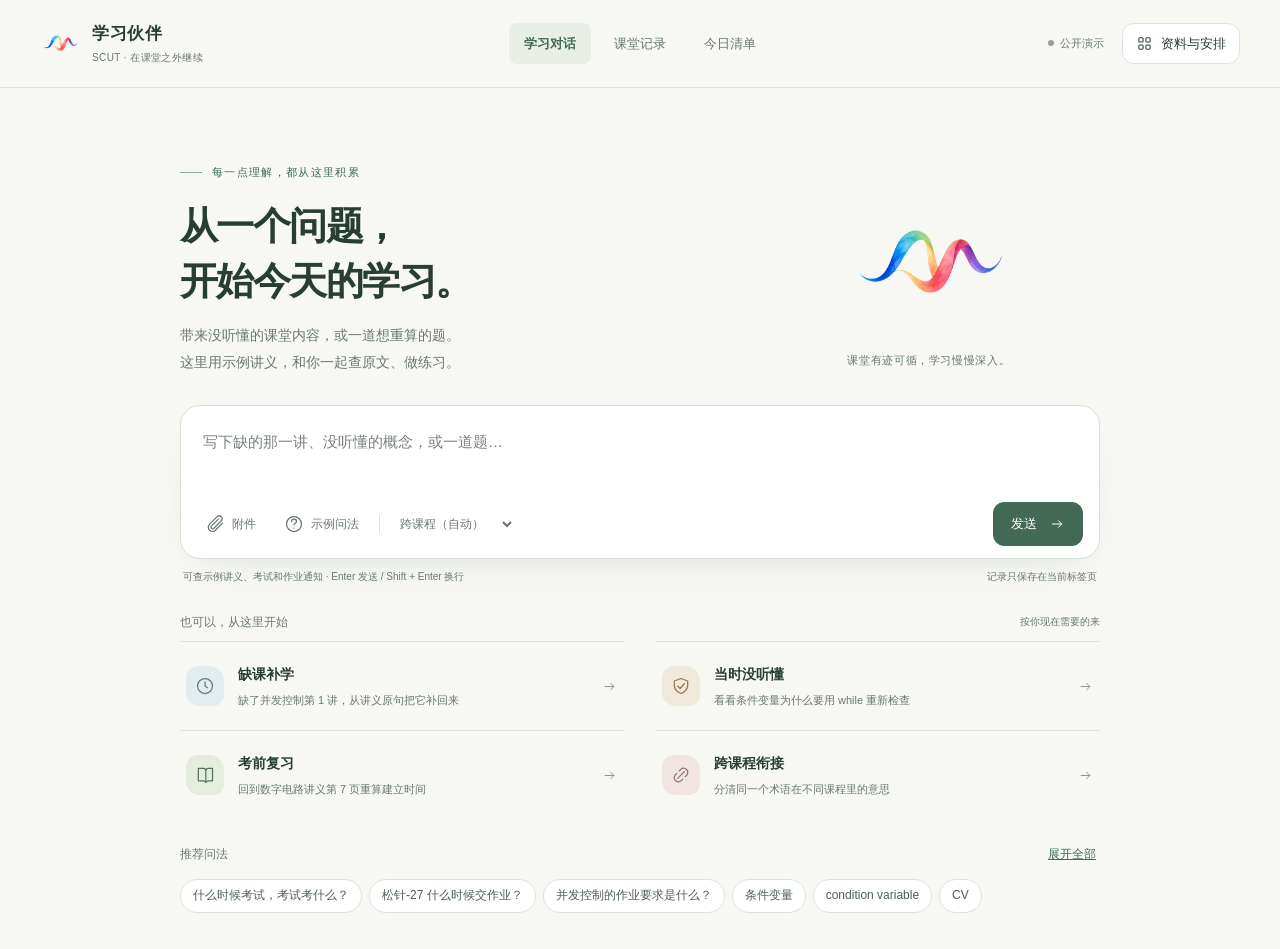
<file: competition/site/index.html>
<!doctype html>
<html lang="zh-CN">
<head>
<meta charset="utf-8">
<meta name="viewport" content="width=device-width,initial-scale=1">
<title>学习伙伴 · 课程补学助手（脱敏演示版）</title>
<meta name="description" content="从一个课堂问题开始，查找示例讲义原文，阅读讲解，做题并安排复习。">
<link rel="stylesheet" href="study.css">
<link rel="stylesheet" href="study-conversation.css">
<link rel="stylesheet" href="study-runtime.css">
<link rel="stylesheet" href="desktop-entry.css">
<link rel="stylesheet" href="study-workspace.css">
<link rel="stylesheet" href="site.css?v=20261112-attachments">
</head>
<body class="study-page">

<a class="skip-link" href="#question">跳到提问输入框</a>

<header class="topbar">
  <a class="brand" href="" aria-label="课程补学助手首页">
    <img src="brand.png" alt="" width="40" height="40">
    <span><b>学习伙伴</b><small>SCUT · 在课堂之外继续</small></span>
  </a>
  <nav class="study-nav" aria-label="主导航">
    <a href="" aria-current="page">学习对话</a>
    <a href="dashboard.html" data-share-link>课堂记录</a>
    <button type="button" data-open="review" aria-haspopup="dialog">今日清单</button>
  </nav>
  <div class="top-actions">
    <span class="status" data-state="ready">公开演示</span>
    <button type="button" id="open-tools" aria-label="打开资料与安排" aria-haspopup="dialog">
      <span data-icon="grid" aria-hidden="true"></span><span>资料与安排</span>
    </button>
  </div>
</header>

<main class="conversation-shell">
  <section id="conversation" class="conversation" aria-label="补学对话" aria-live="polite">
    <div id="study-exchange"></div>
    <div id="study-follow-up"></div>
  </section>

  <section id="welcome" class="welcome">
    <div class="welcome-copy">
      <p class="eyebrow">每一点理解，都从这里积累</p>
      <h1>从一个问题，<br>开始今天的学习。</h1>
      <p class="welcome-description">带来没听懂的课堂内容，或一道想重算的题。<br>这里用示例讲义，和你一起查原文、做练习。</p>
    </div>
    <div class="welcome-art" aria-hidden="true">
      <img src="brand.png" alt="" width="180" height="180">
      <span>课堂有迹可循，学习慢慢深入。</span>
    </div>
  </section>

  <section class="composer-dock" aria-label="提问与检索">
    <form id="ask-form" class="composer">
      <label class="sr-only" for="question">问题或任务</label>
      <textarea id="question" maxlength="300" rows="2" placeholder="写下缺的那一讲、没听懂的概念，或一道题…" aria-describedby="composer-help"></textarea>
      <input id="attachment-file" type="file" aria-label="选择本机附件" hidden>
      <div id="draft-attachment" class="attachment-list" aria-live="polite"></div>
      <div class="composer-actions">
        <div class="composer-inputs">
          <button id="add-attachment" type="button" class="attach-button" aria-label="添加附件" aria-haspopup="dialog"><span data-icon="paperclip" aria-hidden="true"></span><span>附件</span></button>
          <button id="btn-examples" type="button" class="attach-button" aria-label="查看示例问法"><span data-icon="help" aria-hidden="true"></span><span>示例问法</span></button>
          <span class="composer-divider" aria-hidden="true"></span>
          <select id="course" aria-label="限定检索的课程范围">
            <option value="">跨课程（自动）</option>
            <option value="os">演示课 · 并发控制</option>
            <option value="dsd">演示课 · 数字电路</option>
            <option value="other">演示课 · 会议管理</option>
          </select>
        </div>
        <button id="send" type="submit" class="primary send-button" aria-label="发送消息">发送<span data-icon="arrow" aria-hidden="true"></span></button>
      </div>
    </form>
    <div class="composer-meta">
      <p id="composer-help">可查示例讲义、考试和作业通知<span class="keyboard-hint"> · Enter 发送 / Shift + Enter 换行</span></p>
      <span>记录只保存在当前标签页</span>
    </div>
    <p id="ask-status" class="composer-note" role="status" hidden></p>
  </section>

  <section id="starters" class="starters" aria-labelledby="starters-title">
    <div class="starter-heading"><h2 id="starters-title">也可以，从这里开始</h2><span>按你现在需要的来</span></div>
    <div class="starter-grid" id="scenario-grid">
      <button type="button" data-scenario="missed">
        <span class="starter-icon tone-blue" data-icon="clock" aria-hidden="true"></span>
        <span class="starter-copy"><strong>缺课补学</strong><small>缺了并发控制第 1 讲，从讲义原句把它补回来</small></span>
        <span class="starter-arrow" data-icon="arrow" aria-hidden="true"></span>
      </button>
      <button type="button" data-scenario="confused">
        <span class="starter-icon tone-clay" data-icon="shield" aria-hidden="true"></span>
        <span class="starter-copy"><strong>当时没听懂</strong><small>看看条件变量为什么要用 while 重新检查</small></span>
        <span class="starter-arrow" data-icon="arrow" aria-hidden="true"></span>
      </button>
      <button type="button" data-scenario="exam">
        <span class="starter-icon tone-sage" data-icon="book" aria-hidden="true"></span>
        <span class="starter-copy"><strong>考前复习</strong><small>回到数字电路讲义第 7 页重算建立时间</small></span>
        <span class="starter-arrow" data-icon="arrow" aria-hidden="true"></span>
      </button>
      <button type="button" data-scenario="bridge">
        <span class="starter-icon tone-rose" data-icon="link" aria-hidden="true"></span>
        <span class="starter-copy"><strong>跨课程衔接</strong><small>分清同一个术语在不同课程里的意思</small></span>
        <span class="starter-arrow" data-icon="arrow" aria-hidden="true"></span>
      </button>
    </div>
    <div class="bx-chips-head"><span>推荐问法</span><button type="button" id="toggle-starters" class="bx-link">展开全部</button></div>
    <div class="bx-chips" id="starters-chips"></div>
  </section>

</main>

<dialog id="attachment-dialog" class="tools-menu" aria-labelledby="attachment-title">
  <div class="section-head"><h2 id="attachment-title">添加附件</h2><button type="button" class="close-button" data-close aria-label="关闭">×</button></div>
  <button type="button" id="choose-attachment"><span data-icon="folder" aria-hidden="true"></span>选择本机文件</button>
  <button type="button" id="use-sample-attachment"><span data-icon="paperclip" aria-hidden="true"></span>使用示例附件</button>
  <p class="subtle">文件内容留在本机。添加电容课件示例后，发送「讲解一下」可查看带出处的讲解。</p>
</dialog>

<!-- 资料与安排：访客自带模型 + 语料说明 -->
<dialog id="tools-dialog" class="tools-menu" aria-labelledby="tools-title">
  <div class="section-head"><h2 id="tools-title">资料与安排</h2><button type="button" class="close-button" data-close aria-label="关闭">×</button></div>
  <button type="button" id="open-sources" disabled><span data-icon="folder" aria-hidden="true"></span>资料与核对记录</button>
  <button type="button" data-open="review"><span data-icon="clock" aria-hidden="true"></span>复习安排</button>
  <details class="bx-byok">
    <summary>模型设置</summary>
    <p class="subtle">可选。用你指定的模型改写本轮讲解，页面会核对回答中标注的出处。</p>
    <label for="byok-endpoint">接口地址（兼容 OpenAI Chat Completions）<input id="byok-endpoint" type="url" spellcheck="false" placeholder="https://你的服务/v1/chat/completions"></label>
    <label for="byok-model">模型名<input id="byok-model" spellcheck="false" placeholder="例如 gpt-4o-mini"></label>
    <label for="byok-key">API Key<input id="byok-key" type="password" autocomplete="off" spellcheck="false" placeholder="只保存在当前标签页内存"></label>
    <div class="bx-byok-actions">
      <button type="button" id="byok-save">保存到本次会话</button>
      <button type="button" class="primary" id="byok-run">用我的模型改写讲解</button>
      <button type="button" id="byok-clear">清除密钥</button>
    </div>
    <p id="byok-status" class="fine" role="status"></p>
    <div class="bx-output" id="byok-output" hidden></div>
    <p class="fine">密钥只发往你填写的地址，刷新后清空。改写使用你的模型账户额度。</p>
  </details>
  <div class="menu-footer">
    <button type="button" data-open="runtime" id="open-runtime" disabled>运行详情</button>
    <button type="button" data-open="about">关于演示</button>
  </div>
</dialog>

<dialog id="panel-review" class="today-dialog" aria-labelledby="review-title">
  <div class="section-head"><h2 id="review-title">今日清单</h2><button type="button" class="close-button" data-close aria-label="关闭">×</button></div>
  <div id="review-content"><p class="subtle">先提一个问题。有讲义依据时，这里会列出本轮的复习建议。</p></div>
</dialog>

<dialog id="panel-runtime" class="workspace-dialog" aria-labelledby="runtime-title">
  <div class="section-head sticky-heading"><h2 id="runtime-title">运行详情</h2><button type="button" class="close-button" data-close aria-label="关闭">×</button></div>
  <div class="bx-panel" id="runtime-content"></div>
</dialog>

<dialog id="panel-about" class="workspace-dialog" aria-labelledby="about-title">
  <div class="section-head sticky-heading"><h2 id="about-title">关于演示</h2><button type="button" class="close-button" data-close aria-label="关闭">×</button></div>
  <div class="bx-panel">
    <h3>作品名称与赛道</h3>
    <p>课程补学助手 · 赛道一「AI+教学科研」。公开演示使用原创合成讲义，回放位置为示例。桌面版可在本机连接 SCUT 百步梯和个人资料库。</p>
    <div class="bx-panel-actions">
      <button type="button" data-open="eval">检索评测</button>
      <button type="button" data-open="platform">平台能力</button>
      <button type="button" data-open="migration">本地与公开版功能</button>
    </div>
    <h3>解决的核心问题</h3>
    <p>学生缺课或没听懂后，面对回放、字幕、课件与多版转写，很难判断哪一句才是可信依据。本作品把「出处查证 → 带出处的讲解 → 最小练习 → 复习安排」做成一条可操作闭环，让每条结论都能回到原文位置。</p>
    <h3>知识库来源与核心交互流程</h3>
    <p>知识库包含原创讲义、模拟字幕和课程通知。考试与作业问答引用所选课程的现行模拟教师通知。讲义先按关键词和术语检索，证据不足时由浏览器计算语义相似度。出处保留页码或小节。</p>
    <h3>界面来源</h3>
    <p>线上这一版沿用本机 <code>extension/study.html</code> 学习对话工作台的界面骨架与样式（顶栏、欢迎区、对话气泡、底部输入框、四张场景卡），但把 8 个依赖 <code>chrome.*</code> 与 <code>127.0.0.1:8765</code> 的 JS 模块替换成浏览器端确定性检索。</p>
    <h3>边界声明</h3>
    <p>正式软件依托校内课程平台（SCUT 百步梯）的回放、字幕、课件与课程索引，跑在本机 Windows 桌面服务与浏览器扩展里；线上这一版是<b>脱敏交互演示壳</b>，两者是不同执行环境。桌面上的 Skill、MCP 连接器、本地 SQLite 与登录态不会因为发布网页而自动迁移。</p>
    <div class="bx-caveat">公开交付排除私人课件、课堂正文、模型凭据、Cookie 与配对信息。课程解释的教学效果、跨来源纠错的教学价值、知识联系与板书核实仍属部分完成或待验证；页面不把设计目标写成已实现，也不编造学习成效数字。浏览器端的确定性检索是本机规则的等价复刻，不等于 WorkBuddy 原生工作流引擎调度。</div>
  </div>
</dialog>

<dialog id="panel-migration" class="workspace-dialog" aria-labelledby="migration-title">
  <div class="section-head sticky-heading"><h2 id="migration-title">本机工作台 → 线上演示版：迁移清单</h2><button type="button" class="close-button" data-close aria-label="关闭">×</button></div>
  <div class="bx-panel">
    <p>本机页面原型是 <code>extension/study.html</code>（学习对话工作台，8 个 JS 模块），依赖 <code>chrome.*</code> API、<code>127.0.0.1:8765</code> 本地服务、三个 SQLite、校内 Cookie 与麦克风，因此<b>整页不能直接发布</b>。能搬的是界面骨架、交互、语料与检索规则；需要本机进程或私有数据的功能在线上一律去掉或换实现。</p>
    <table class="bx-table bx-migrate"><thead><tr><th>本机功能</th><th>线上状态</th><th>原因 / 替代做法</th></tr></thead><tbody>
      <tr><td>顶栏 / 欢迎区 / 对话气泡 / 底部输入框样式</td><td class="bx-ok">已迁移</td><td>5 份 CSS 与内联 SVG 图标原样复用，去扩展专属 JS</td></tr>
      <tr><td>学习对话输入框、Enter 发送</td><td class="bx-ok">已迁移</td><td>改为确定性检索输入框，不接模型也能返回真实结果</td></tr>
      <tr><td>四个 starter 提问入口</td><td class="bx-ok">已迁移</td><td>换成 12 条固定评测问法 + 4 张场景卡，点一下就跑同一条流水线</td></tr>
      <tr><td>原文证据卡、页号 / 课时时间</td><td class="bx-ok">已迁移</td><td>由浏览器端检索实时生成，含命中类型、覆盖度与可靠性标签</td></tr>
      <tr><td>资料与核对记录、错误引文拦截</td><td class="bx-ok">已迁移</td><td>停用、旧版、跨课、仅标题命中、转写冲突逐条给出拦截原因</td></tr>
      <tr><td>练习记录、作答后显示解析</td><td class="bx-ok">已迁移</td><td>题目与干扰项由本轮证据动态生成；作答只存 sessionStorage</td></tr>
      <tr><td>复习安排 / 今日清单</td><td class="bx-ok">简化迁移</td><td>按本轮证据生成文本安排，不做自动排序、不推送提醒</td></tr>
      <tr><td>检索规则（FTS5 四级打分等）</td><td class="bx-ok">等价复刻</td><td>Python 逻辑用 JS 重写，12 条固定用例线上可复跑</td></tr>
      <tr><td>模型讲解 / 换个问法</td><td class="bx-opt">可选 BYOK</td><td>访客自带 Key 才调用；不填则用确定性讲解，零额度、零弹窗</td></tr>
      <tr><td>对话附件</td><td class="bx-ok">可演示</td><td>选择本机文件或内置示例，展开查看文件信息，并提问讲解示例课件</td></tr>
      <tr><td>本地文件夹批量导入资料</td><td class="bx-no">桌面版</td><td>桌面版读取本机路径，网页使用随包分发的示例语料</td></tr>
      <tr><td>同步课堂记录 / 连接百步梯</td><td class="bx-no">必须去掉</td><td>需校内登录态与本机服务，公网沙箱拿不到 Cookie</td></tr>
      <tr><td>课堂截图索引与板书核实</td><td class="bx-no">必须去掉</td><td>需本地文件与 OCR；该功能在台账里本就待验证</td></tr>
      <tr><td>课表 PDF 识别、任务日历</td><td class="bx-no">必须去掉</td><td>需本地 PDF 解析与持久化；改用轻量文本安排</td></tr>
      <tr><td>录音 / ASR / 音轨转写</td><td class="bx-no">必须去掉</td><td>需麦克风与本机转写进程；语料里保留转写样例供拦截演示</td></tr>
      <tr><td>手机提醒、22:00–08:00 推送</td><td class="bx-no">必须去掉</td><td>无后台常驻服务；安排只在页面内展示</td></tr>
      <tr><td>本地 SQLite / 长期学习档案</td><td class="bx-no">必须去掉</td><td>发布沙箱无持久化数据库；作答只留当前标签页</td></tr>
      <tr><td>Keyring 加密保存模型 Key</td><td class="bx-opt">改为 BYOK</td><td>不落盘、不加密托管；密钥只存在浏览器内存，刷新即清空</td></tr>
      <tr><td>向量检索</td><td class="bx-ok">浏览器运行</td><td>网页使用量化模型补充关键词检索，首次需要下载模型文件</td></tr>
      <tr><td><code>chrome.*</code> 扩展 API、8765 服务</td><td class="bx-no">必须去掉</td><td>公网页面无扩展运行时，也没有本机回环端口</td></tr>
    </tbody></table>
    <div class="bx-caveat">线上版可用示例资料查原文、做练习和看复习建议。导入个人课程、录音和手机提醒请使用桌面版。</div>
  </div>
</dialog>

<dialog id="panel-eval" class="workspace-dialog" aria-labelledby="eval-title">
  <div class="section-head sticky-heading"><h2 id="eval-title">浏览器端固定评测</h2><button type="button" class="close-button" data-close aria-label="关闭">×</button></div>
  <div class="bx-panel">
    <h3 id="eval-headline">正在本页复跑固定评测…</h3>
    <p>下面的结果<b>不是抄过来的静态表格</b>：页面加载时用刚打开的那份 <code>retrieval.js</code> 在浏览器里真实跑 12 条检索用例与 5 条引文核对，逐条与 <code>scripts/evaluate_workbuddy.py</code> 的期望值比对。</p>
    <div id="eval-summary" class="bx-metrics"></div>
    <table class="bx-table"><thead><tr><th>用例</th><th>问题</th><th>期望命中</th><th>实际返回</th><th>结果</th></tr></thead><tbody id="eval-table"></tbody></table>
    <h3>引文核对</h3>
    <table class="bx-table"><thead><tr><th>情形</th><th>证据 ID</th><th>判定</th><th>原因</th></tr></thead><tbody id="quote-table"></tbody></table>
    <div class="bx-caveat" id="eval-caveat"></div>
  </div>
</dialog>

<dialog id="panel-platform" class="workspace-dialog" aria-labelledby="platform-title">
  <div class="section-head sticky-heading"><h2 id="platform-title">WorkBuddy 平台功能应用与状态</h2><button type="button" class="close-button" data-close aria-label="关闭">×</button></div>
  <div class="bx-panel">
    <p>逐项标注已接线 / 已验证 / 待验证，不把配置写成平台验收完成。</p>
    <table class="bx-table"><tbody id="platform-table"></tbody></table>
    <div class="bx-caveat">此网页无需登录。若要用本机课程资料或实际调用专家团，请在 WorkBuddy 客户端完成接入。网页的模型改写为可选功能，使用你填写的模型接口。</div>
  </div>
</dialog>

<script src="ui-icons.js?v=20261112-attachments"></script>
<script src="site-links.js?v=20261112-records"></script>
<script src="data/corpus.js?v=20261112-notices"></script>
<script src="retrieval.js?v=20261112-notices"></script>
<script src="app.js?v=20261112-attachment-explanation"></script>
</body>
</html>
</file>
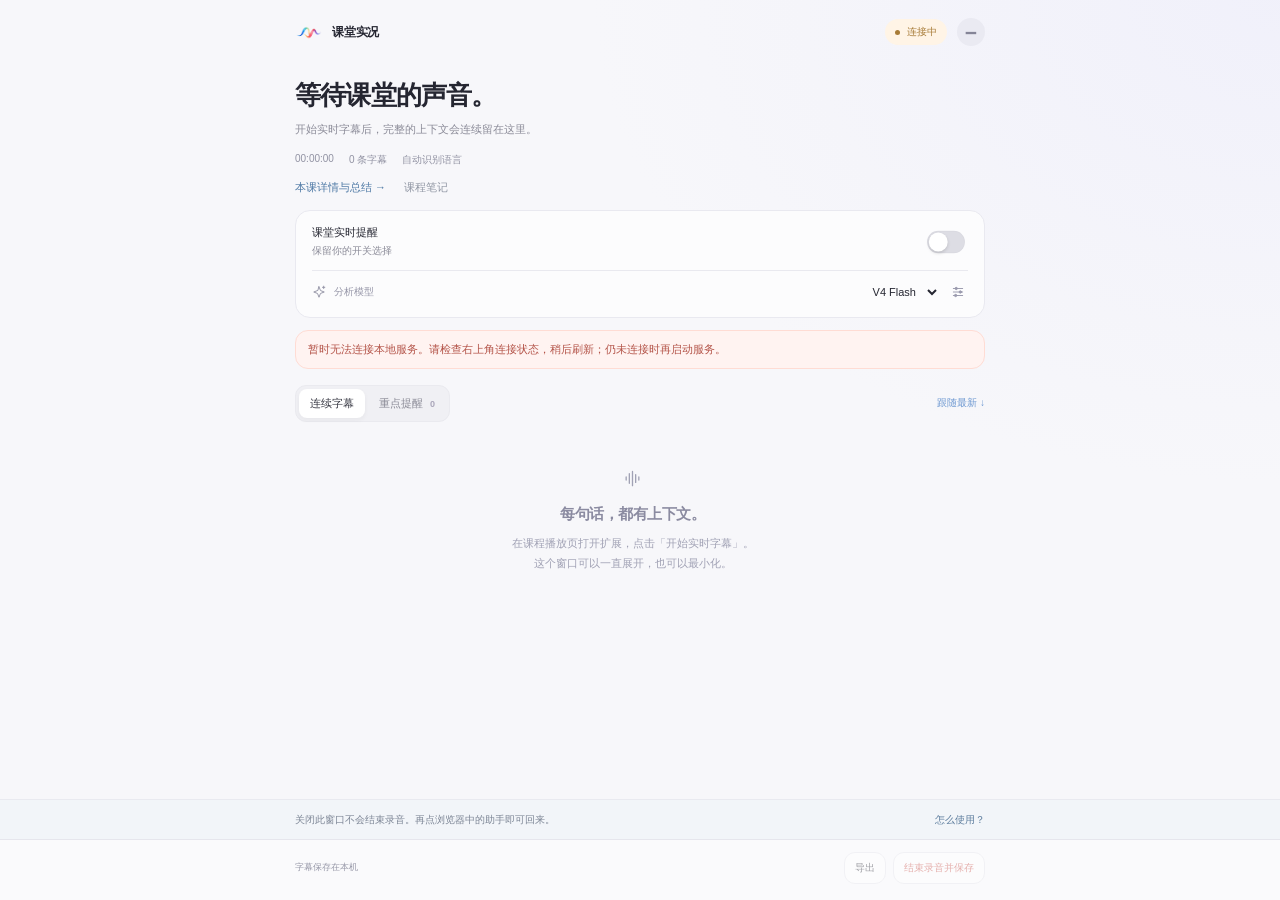
<file: extension/classroom.html>
<!doctype html>
<html lang="zh-CN"><head><meta charset="utf-8"><meta name="viewport" content="width=device-width,initial-scale=1"><title>课堂实况 · SCUT 课堂助手</title><link rel="stylesheet" href="assistant.css"><link rel="stylesheet" href="classroom.css"></head>
<body class="classroom"><header class="room-titlebar"><a class="brand" href="dashboard.html" target="_blank" rel="noopener" title="打开课程笔记与历史记录"><span class="brand-mark" data-icon="wave"></span><span>课堂实况</span></a><div class="row"><span id="room-status" class="chip warn">连接中</span><button id="minimize" class="room-minimize" title="最小化此窗，录音继续" aria-label="最小化课堂窗">−</button></div></header>
<main class="room-main"><section class="room-heading"><h1 id="room-course">等待课堂的声音。</h1><p id="room-lesson" class="muted">开始实时字幕后，完整的上下文会连续留在这里。</p><div class="room-metrics"><span id="room-clock">00:00:00</span><span id="room-count">0 条字幕</span><span id="room-language">自动识别语言</span></div><nav class="room-navigation" aria-label="课堂记录入口"><a id="room-details" href="dashboard.html" target="_blank" rel="noopener">本课详情与总结 →</a><a href="dashboard.html" target="_blank" rel="noopener">课程笔记</a></nav></section>
<section class="room-controls"><div class="setting-row"><div><strong id="room-analysis-label">课堂实时提醒</strong><p id="room-analysis-status">保留你的开关选择</p></div><label class="toggle"><input id="room-analysis" type="checkbox" aria-labelledby="room-analysis-label"><span class="switch"></span></label></div><div class="room-model"><span data-icon="spark"></span><label for="room-model">分析模型</label><select id="room-model"><option value="deepseek-v4-flash">V4 Flash</option><option value="deepseek-v4-pro">V4 Pro</option></select><a href="options.html#intelligence" target="_blank" rel="noopener" aria-label="更多模型设置"><span data-icon="settings"></span></a></div></section>
<div id="room-message" class="notice hidden" role="status"></div>
<div class="room-tabs"><div class="tabs" role="tablist" aria-label="课堂内容"><button class="active" data-room-view="transcript" role="tab" aria-selected="true">连续字幕</button><button data-room-view="events" role="tab" aria-selected="false">重点提醒 <span id="room-event-count">0</span></button></div><button id="follow" class="follow active" title="切回末尾并跟随最新字幕">跟随最新 ↓</button></div>
<section id="room-transcript" class="room-transcript" aria-label="连续课堂字幕"><div id="room-empty" class="room-empty"><span data-icon="wave"></span><h2>每句话，都有上下文。</h2><p>在课程播放页打开扩展，点击「开始实时字幕」。<br>这个窗口可以一直展开，也可以最小化。</p></div></section><section id="room-events" class="room-events" aria-label="重点提醒列表" hidden></section>
</main><aside class="room-lifecycle"><span id="room-lifecycle">关闭此窗口不会结束录音。再点浏览器中的助手即可回来。</span><a href="welcome.html#daily-use" target="_blank" rel="noopener">怎么使用？</a></aside><footer class="room-footer"><span id="room-save">字幕保存在本机</span><div class="row"><button id="room-overlay" title="在当前录音的课程页显示新版字幕浮层">字幕浮层</button><button id="room-export" disabled title="导出当前课时">导出</button><button id="room-stop" class="danger" disabled>结束录音并保存</button></div></footer>
<script src="client.js"></script><script src="ui.js"></script><script src="session-view.js"></script><script src="classroom.js"></script></body></html>
</file>
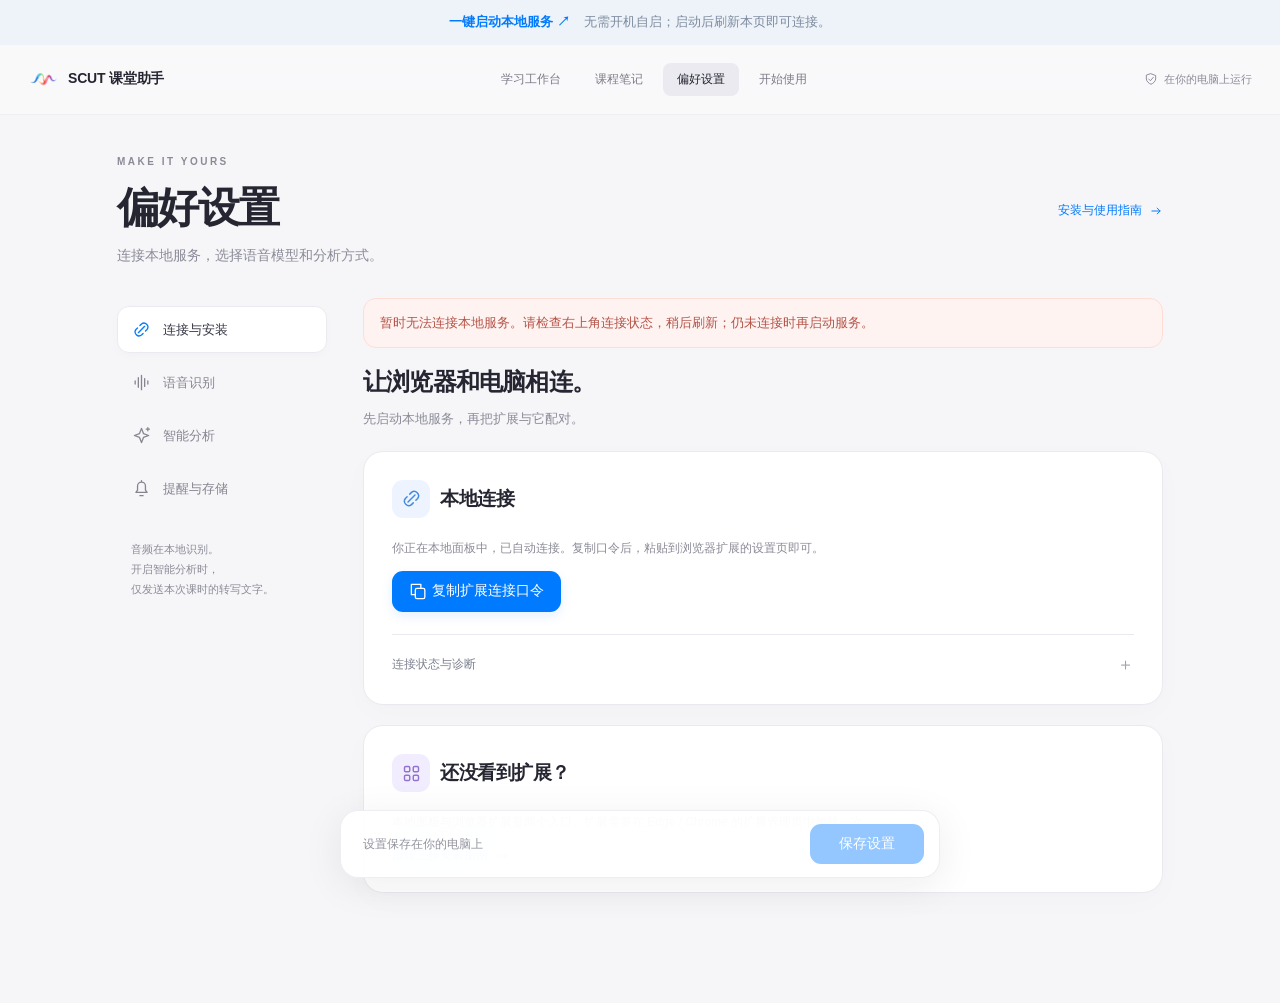
<file: extension/options.html>
<!doctype html>
<html lang="zh-CN"><head><meta charset="utf-8"><meta name="viewport" content="width=device-width,initial-scale=1"><title>偏好设置 · SCUT 课堂助手</title><link rel="stylesheet" href="assistant.css"></head><body><div class="browser-launch"><a href="scut-classroom://start">一键启动本地服务 ↗</a><span>无需开机自启；启动后刷新本页即可连接。</span></div>
<nav class="app-nav" aria-label="主导航"><a class="brand" href="dashboard.html"><span class="brand-mark" data-icon="wave"></span><span>SCUT 课堂助手</span></a><div class="nav-links"><a href="study.html">学习工作台</a><a href="dashboard.html">课程笔记</a><a href="options.html" aria-current="page">偏好设置</a><a href="welcome.html">开始使用</a></div><span class="nav-aside"><span data-icon="shield"></span>在你的电脑上运行</span></nav>
<main class="shell settings-shell"><header class="topbar"><div><p class="eyebrow">Make it yours</p><h1>偏好设置</h1><p class="page-subtitle">连接本地服务，选择语音模型和分析方式。</p></div><a href="welcome.html" class="link-arrow">安装与使用指南 <span data-icon="arrow"></span></a></header>
<div class="settings-layout"><nav class="settings-nav" role="tablist" aria-label="设置分类" aria-orientation="vertical"><button class="active" id="tab-connection" role="tab" aria-controls="panel-connection" aria-selected="true" data-panel="connection"><span data-icon="link"></span>连接与安装</button><button id="tab-speech" role="tab" aria-controls="panel-speech" aria-selected="false" tabindex="-1" data-panel="speech"><span data-icon="wave"></span>语音识别</button><button id="tab-intelligence" role="tab" aria-controls="panel-intelligence" aria-selected="false" tabindex="-1" data-panel="intelligence"><span data-icon="spark"></span>智能分析</button><button id="tab-notifications" role="tab" aria-controls="panel-notifications" aria-selected="false" tabindex="-1" data-panel="notifications"><span data-icon="bell"></span>提醒与存储</button><p class="footnote">音频在本地识别。<br>开启智能分析时，<br>仅发送本次课时的转写文字。</p></nav>
<div class="settings-content"><div id="message" class="notice" role="status">正在连接你的本地服务…</div>
<section id="panel-connection" class="settings-panel" role="tabpanel" aria-labelledby="tab-connection"><div class="panel-intro"><h2>让浏览器和电脑相连。</h2><p>先启动本地服务，再把扩展与它配对。</p></div><div class="card"><div class="section-label"><span class="icon-tile" data-icon="link"></span><h2>本地连接</h2></div><div id="local-connection" hidden><p class="footnote">你正在本地面板中，已自动连接。复制口令后，粘贴到浏览器扩展的设置页即可。</p><button id="copy-token" class="primary" hidden><span data-icon="copy"></span> 复制扩展连接口令</button></div><div id="extension-connection"><label class="field"><span>连接口令</span><div class="connection-entry"><input id="token" type="password" autocomplete="off" placeholder="从本地面板复制并粘贴到这里"><button class="primary" id="connect">连接服务</button></div></label><p class="footnote">先在 <a href="http://127.0.0.1:8765/welcome.html" target="_blank" rel="noopener">本地安装指南</a> 复制口令，首次连接后会自动记住。</p></div><details class="advanced"><summary>连接状态与诊断</summary><div><p class="footnote">服务地址：127.0.0.1:8765</p><p id="diagnostics" class="footnote">连接后显示模型状态。</p><p id="output" class="footnote"></p></div></details></div><div class="card"><div class="section-label"><span class="icon-tile purple" data-icon="grid"></span><h2>还没看到扩展？</h2></div><p class="footnote">本地面板与浏览器扩展是两个入口。扩展需要在 Edge / Chrome 的扩展管理页中加载一次。</p><a class="link-arrow" href="welcome.html">跟随三步安装指南 <span data-icon="arrow"></span></a></div></section>
<section id="panel-speech" class="settings-panel" role="tabpanel" aria-labelledby="tab-speech" hidden><div class="panel-intro"><h2>听清每一句。</h2><p>复用你的本地模型，随时把课堂声音变成文字。</p></div><div class="card"><div class="device-note"><span class="icon-tile mint" data-icon="cpu"></span><div><strong id="model-status">本地 Faster Whisper</strong><p>优先使用 NVIDIA GPU · 模型文件仅供读取</p></div></div><label class="field"><span>语音模型</span><select id="speech-preset"><option value="">读取本机模型…</option></select><small>Turbo 更适合实时课堂；完整版 large-v3 占用更多资源。</small></label><label class="field"><span>识别引擎</span><select id="engine"><option value="resident">常驻 Faster Whisper · 推荐实时字幕</option><option value="xxl">Faster-Whisper-XXL 程序</option></select></label><div class="form-pair"><label class="field"><span>计算设备</span><select id="device"><option value="cuda">NVIDIA GPU</option><option value="cpu">CPU</option></select></label><label class="field"><span>课堂语言</span><select id="language"><option value="zh">中文</option><option value="en">英语</option><option value="yue">粤语</option><option value="auto">自动识别 · 推荐中英混合课堂</option></select></label></div><label class="field"><span>课程术语 <small>可选</small></span><textarea id="hotwords" rows="3" placeholder="例如：操作系统，时间片轮转，信号量"></textarea><small>填写术语、教师姓名，帮助模型理解课堂语境。</small></label><button id="warmup"><span data-icon="cpu"></span> 预加载模型</button><details class="advanced"><summary>模型路径与高级选项</summary><div><label class="field"><span>模型目录</span><input id="model_path"></label><label class="field"><span>XXL 可执行文件</span><input id="engine_path"></label><label class="field"><span>FFmpeg 路径</span><input id="ffmpeg_path"></label><label class="field"><span>计算精度</span><select id="compute_type"><option>int8_float16</option><option>float16</option><option>int8</option><option>float32</option><option>auto</option></select><small>CPU 模式建议使用 int8。更改后请先保存，再预加载。</small></label></div></details></div></section>
<section id="panel-intelligence" class="settings-panel" role="tabpanel" aria-labelledby="tab-intelligence" hidden><div class="panel-intro"><h2>智能分析</h2><p>配置一次 Key，之后可直接生成课堂提醒和回放笔记。</p></div><div class="card"><div class="section-label"><span class="icon-tile purple" data-icon="spark"></span><h2>DeepSeek</h2></div><label class="field"><span>API Key</span><input id="deepseek_key" type="password" autocomplete="off" placeholder="粘贴你的 API Key"><small>留空保留已保存的密钥；密钥不会回显。</small></label><p id="key-location" class="footnote"></p><p id="key-state" class="key-status muted">连接后读取配置状态。</p><button id="test-key">检测已保存 Key 的连接</button><p id="key-check-result" class="footnote">尚未检测。检测不发送课程内容。</p><div class="form-pair"><label class="field"><span>分析模型</span><select id="deepseek-preset"><option value="deepseek-v4-flash">DeepSeek V4 Flash</option><option value="deepseek-v4-pro">DeepSeek V4 Pro</option><option value="custom">自定义模型名</option></select></label><label class="field" id="custom-model-field" hidden><span>自定义模型名称</span><input id="deepseek_model" placeholder="填写 API 模型标识"></label><label class="field"><span>实时分析间隔 · 秒</span><input id="analysis_window" type="number" min="15" max="120"></label></div><p class="footnote">实时课堂默认开启分析，每约 35 秒处理一次。回放会自动分段整理，遇到中断可继续，无需调整这里的间隔。</p><div class="tag-list"><span>点名 · 签到</span><span>扫码 · 提问</span><span>作业 · 测验</span><span>评分 · 要求</span><span>安排 · 提醒</span></div><details class="advanced"><summary>密钥管理</summary><div><p class="footnote">Key 使用 Windows 当前账户加密，保存在用户目录，独立于项目代码。输入框不会回显已保存的值。环境变量 DEEPSEEK_API_KEY 优先。</p><button id="clear-key" class="danger">清除本地保存的 Key</button></div></details></div></section>
<section id="panel-notifications" class="settings-panel" role="tabpanel" aria-labelledby="tab-notifications" hidden><div class="panel-intro"><h2>以合适的方式，提醒你。</h2><p>课堂浮层始终可用，桌面通知按需开启。</p></div><div class="preview-box"><div class="preview-label"><span>NOTIFICATION PREVIEW · 效果示意</span><span>LOCAL</span></div><div class="preview-alert"><div class="row"><span class="icon-tile orange" data-icon="bell"></span><strong>课堂作业</strong><small>示例</small></div><p>老师提到了本周的作业要求。记得回看原文与截止时间。</p></div></div><div class="card"><div class="setting-row"><div><strong id="desktop-label">桌面通知</strong><p>离开课程标签页时，也能留意课堂重点。</p></div><label class="toggle"><input id="desktopAlerts" type="checkbox" aria-labelledby="desktop-label"><span class="switch"></span></label></div><div class="setting-row"><div><strong id="retain-label">保留处理后的音频</strong><p>默认清理成功任务的临时音频，字幕和笔记会留下。</p></div><label class="toggle"><input id="retain_audio" type="checkbox" aria-labelledby="retain-label"><span class="switch"></span></label></div><details class="advanced"><summary>媒体来源与通知说明</summary><div><label class="field"><span>额外媒体主机名 · 每行一个</span><textarea id="media_hosts" rows="3" placeholder="学校使用其他媒体域名时填写准确主机名"></textarea></label><p class="footnote">桌面通知需在扩展设置中授予权限，可能受到 Windows 勿扰模式影响。自动提醒保留原文供核对。</p></div></details></div></section>
</div></div></main><div class="save-bar" id="save-bar"><span id="save-state">设置保存在你的电脑上</span><button class="primary" id="save" disabled>保存设置</button></div><script src="client.js"></script><script src="ui.js"></script><script src="options.js"></script></body></html>
</file>
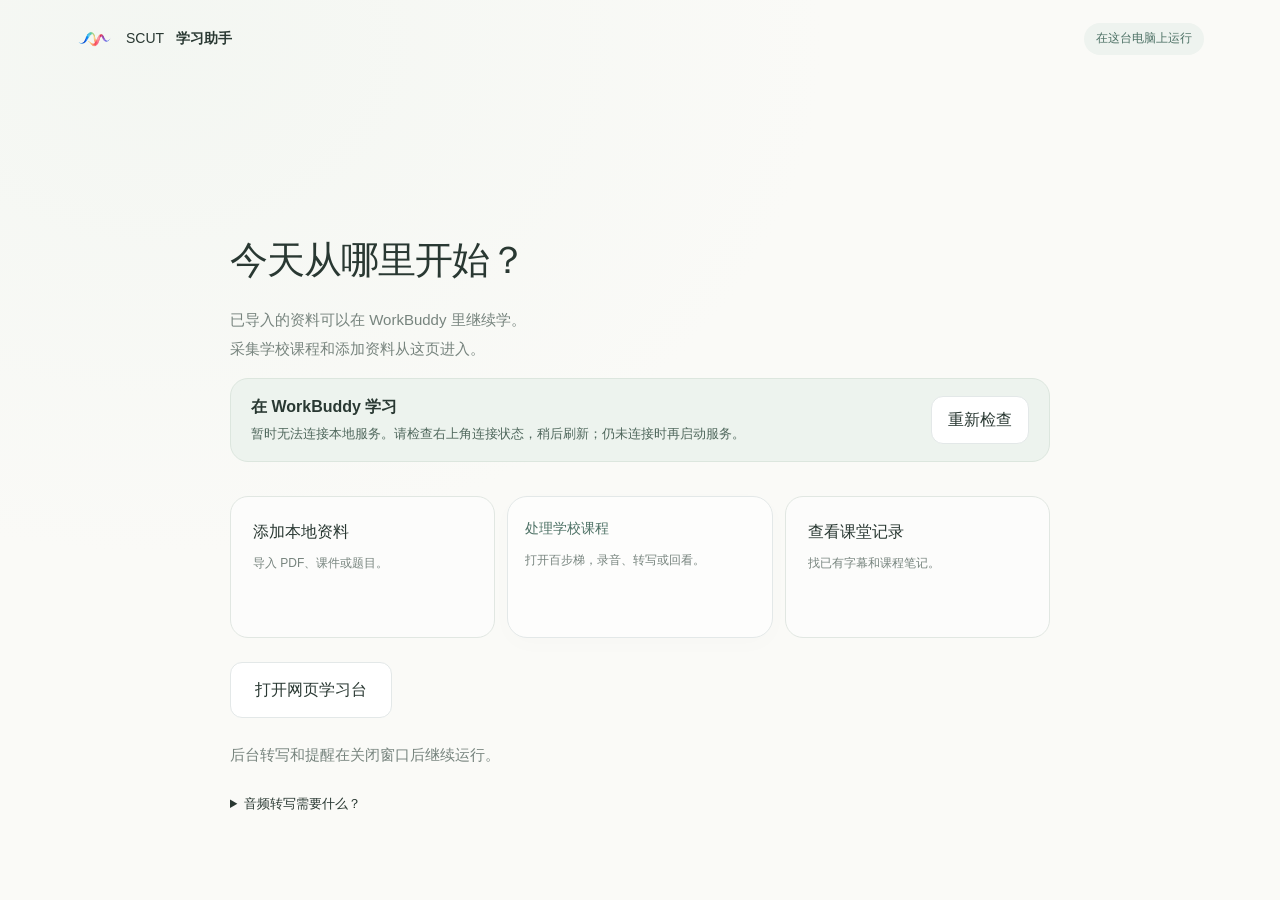
<file: extension/start.html>
<!doctype html><html lang="zh-CN"><head><meta charset="utf-8"><meta name="viewport" content="width=device-width,initial-scale=1"><title>欢迎 · SCUT 学习助手</title><link rel="stylesheet" href="study.css"><link rel="stylesheet" href="study-conversation.css"><link rel="stylesheet" href="desktop-entry.css"></head><body>
<header class="topbar"><a class="brand" href="study.html"><img src="brand.png" alt=""><span>SCUT <b>学习助手</b></span></a><span class="status">在这台电脑上运行</span></header>
<main class="conversation-shell"><section class="welcome"><h1>今天从哪里开始？</h1><p>已导入的资料可以在 WorkBuddy 里继续学。<br>采集学校课程和添加资料从这页进入。</p>
<div data-workbuddy-entry></div>
<div class="starter-grid"><a href="study.html"><strong>添加本地资料</strong><small>导入 PDF、课件或题目。</small></a><button id="school-entry"><strong>处理学校课程</strong><small>打开百步梯，录音、转写或回看。</small></button><a href="dashboard.html"><strong>查看课堂记录</strong><small>找已有字幕和课程笔记。</small></a></div>
<button id="start-study">打开网页学习台</button><p class="fine" id="start-note">后台转写和提醒在关闭窗口后继续运行。</p>
<details><summary>音频转写需要什么？</summary><p>已包含本地转写运行库。首次使用需在设置中选择 Whisper 模型文件夹和 FFmpeg。学校已有字幕时可以直接使用。</p></details></section></main><script src="client.js"></script><script src="start.js"></script><script src="desktop-entry.js"></script><script src="workbuddy-entry.js"></script></body></html>
</file>
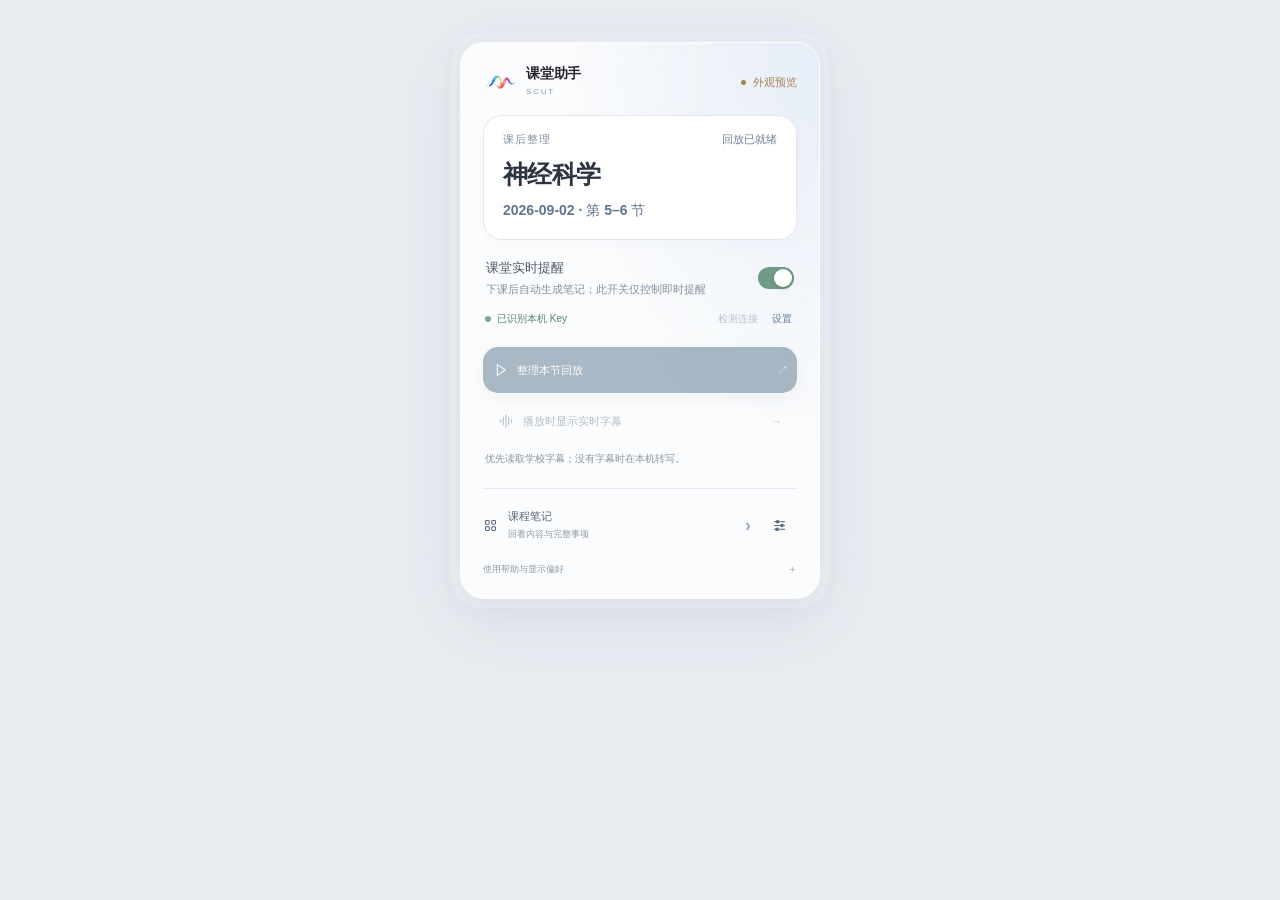
<file: extension/study-popup.html>
<!doctype html>
<html lang="zh-CN"><head><meta charset="utf-8"><meta name="viewport" content="width=device-width,initial-scale=1"><title>课堂助手 · SCUT 课堂助手</title><link rel="stylesheet" href="assistant.css"><link rel="stylesheet" href="study-popup.css"></head>
<body class="popup"><div class="control-surface">
<header class="popup-head"><a class="brand" href="welcome.html" target="_blank"><span class="brand-mark" data-icon="wave"></span><span>课堂助手<small>SCUT</small></span></a><span id="connection" class="chip warn">检查连接</span></header>
<main class="stack"><section id="launch-panel" class="launch-card" hidden><strong>连接本机课堂服务</strong><p>打开助手时自动连接；服务未启动时会按需启动。</p><a id="launch-service" href="scut-classroom://start" class="launch-button">启动并连接本地服务</a><a id="launch-compat" href="scut-classroom://start" hidden>兼容方式启动 ↗</a><small>首次安装运行一次项目启动器即可。之后无需再找 CMD，也不会开机自启。</small></section><label id="course-picker" class="course-picker" hidden><span>已打开的课程</span><select id="course-tab" aria-label="选择课程播放页"></select></label>
<section class="course-card"><div class="course-overline"><span id="scene-label">当前课时</span><span id="source">读取中</span></div><h2 id="course">正在读取课时…</h2><p id="lesson" class="muted"></p></section>
<div class="setting-row"><div><strong id="analysis-label">课堂实时提醒</strong><p id="analysis-hint">下课后自动生成笔记；此开关仅控制即时提醒</p></div><label class="toggle"><input type="checkbox" id="analysis" aria-labelledby="analysis-label"><span class="switch"></span></label></div>
<div class="intelligence-status"><div><span class="status-dot"></span><span id="key-indicator">正在读取 Key 状态</span></div><div class="key-tools"><button id="test-key" class="text-button">检测连接</button><button id="key-settings" class="text-button">设置</button></div><p id="key-check-result" hidden></p></div><div class="main-actions">
<button id="expand-room" class="primary" hidden title="恢复现有课堂，不会重新开始录音">返回课堂实况 ↗</button>
<button id="process" disabled><span data-icon="play"></span><span>整理本节回放</span><span class="action-arrow">↗</span></button>
<div class="capture-controls"><button class="primary capture-button" id="start" disabled><span data-icon="wave"></span><span id="start-label">开始实时字幕</span><span class="action-arrow">→</span></button><button id="stop" class="danger" disabled hidden>结束录音并保存</button></div>
</div>
<p id="action-hint" class="action-hint">打开学校播放页后，即可开始。</p>
<section id="import-progress" class="popup-context" hidden aria-live="polite"><strong id="import-state"></strong><p id="import-description" class="footnote"></p><button id="import-detail" class="text-button">在课程笔记中查看 ↗</button></section>
<section id="live-context" class="popup-context" hidden><div class="row between"><span>最近的字幕</span><button id="session-detail" class="text-button">查看本课笔记 ↗</button></div><div id="live-sentences"></div></section>
<p id="lifecycle-note" class="lifecycle-note" hidden>关掉面板后，录音继续。再次点击图标即可回来。</p>
<div id="message" class="notice hidden" role="status"></div>
<div class="recorder-state" hidden><span class="mini-wave" aria-hidden="true"><i></i><i></i><i></i><i></i><i></i></span><span id="recorder"></span></div>
<nav class="popup-nav"><button id="dashboard"><span data-icon="grid"></span><span>课程笔记<small>回看内容与完整事项</small></span><span class="nav-arrow">›</span></button><button id="options" title="连接、语音与分析模型设置" aria-label="偏好设置"><span data-icon="settings"></span></button></nav>
<details class="popup-more"><summary>使用帮助与显示偏好</summary><div class="help-content"><label class="footnote"><input id="auto-open" type="checkbox" checked> 进入学校网站时自动打开助手</label><p class="footnote">关掉面板不会结束录音。再次点击工具栏图标，选择“返回课堂实况”，就能继续看字幕。下课时点击“结束录音并保存”。</p><p class="footnote">回放可以整节整理，无需边听边等。也可以选择实时字幕，播放时请用 1 倍速。</p><p class="footnote">字幕在本机保存。配置 Key 后，保存的字幕会自动发送至 DeepSeek 生成笔记；音频不会发送。录音时请保持学校播放页、浏览器和本地服务运行。</p><div class="row"><button id="recover">恢复暂存上传</button><button id="legacy">原版字幕下载</button></div><p class="footnote"><a href="welcome.html#daily-use" target="_blank">完整使用指南 ↗</a></p></div></details>
</main></div><script src="client.js"></script><script src="ui.js"></script><script src="session-view.js"></script><script src="popup-state.js"></script><script src="study-popup.js"></script></body></html>
</file>
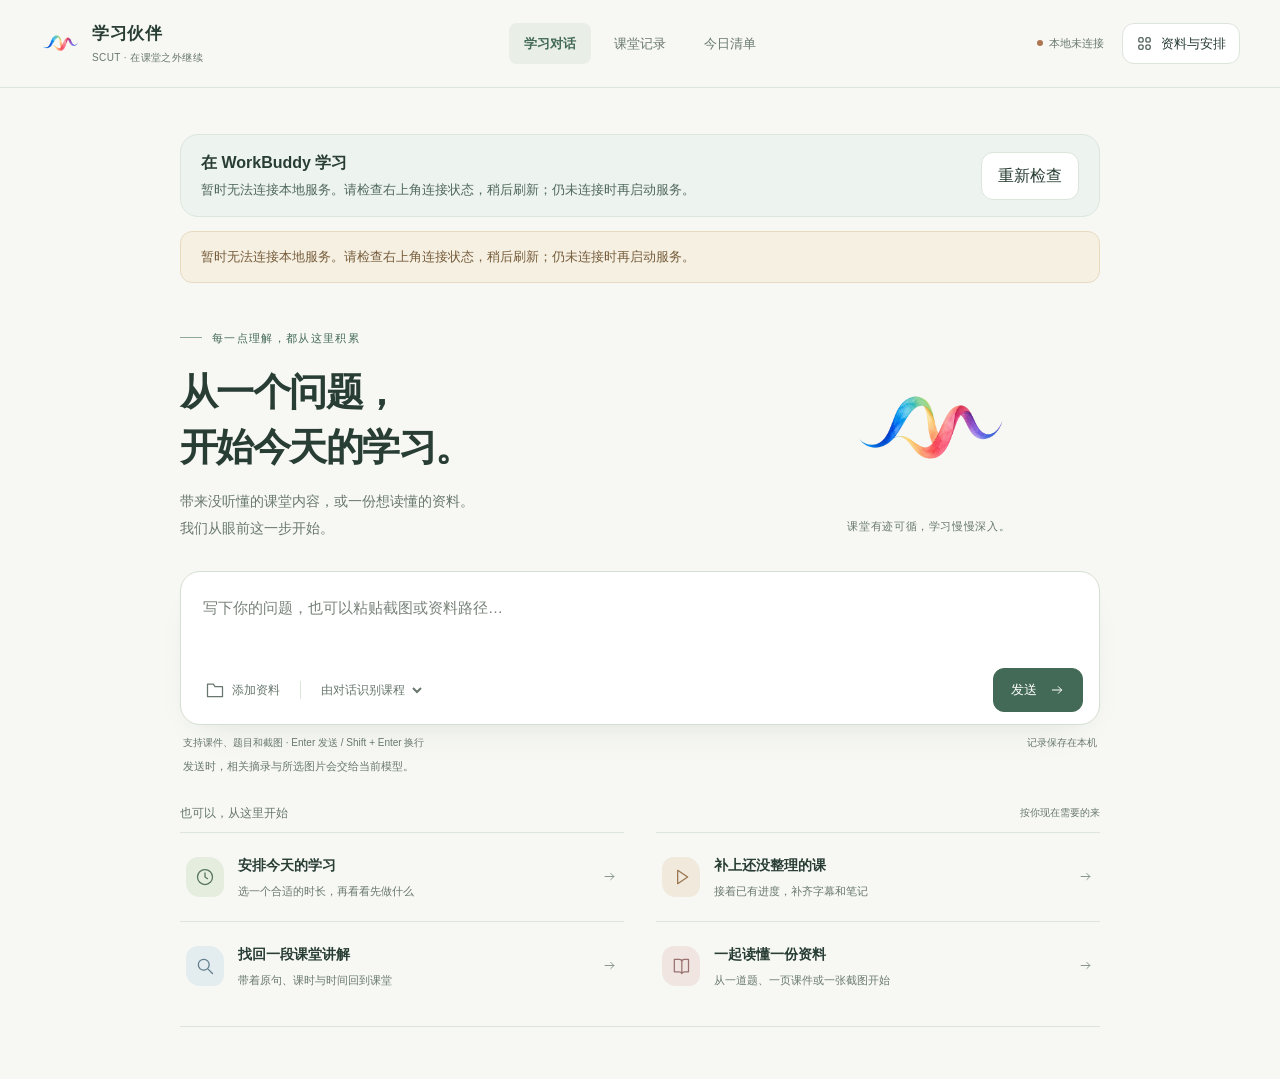
<file: extension/study.html>
<!doctype html>
<html lang="zh-CN">
<head>
  <meta charset="utf-8">
  <meta name="viewport" content="width=device-width,initial-scale=1">
  <meta name="description" content="从课堂疑问开始，查找原文、整理资料，安排自己的学习节奏。">
  <title>学习伙伴 · SCUT</title>
  <link rel="stylesheet" href="study.css">
  <link rel="stylesheet" href="study-conversation.css">
  <link rel="stylesheet" href="study-runtime.css">
  <link rel="stylesheet" href="desktop-entry.css">
  <link rel="stylesheet" href="study-workspace.css">
</head>
<body class="study-page">
<a class="skip-link" href="#question">跳到提问输入框</a>
<header class="topbar">
  <a class="brand" href="study.html" aria-label="SCUT 学习伙伴首页">
    <img src="brand.png" alt="" width="40" height="40">
    <span><b>学习伙伴</b><small>SCUT · 在课堂之外继续</small></span>
  </a>
  <nav class="study-nav" aria-label="主导航">
    <a href="study.html" aria-current="page">学习对话</a>
    <a href="dashboard.html">课堂记录</a>
    <button id="open-today" aria-haspopup="dialog">今日清单</button>
  </nav>
  <div class="top-actions">
    <span id="connection" class="status" role="status" data-state="loading">正在连接</span>
    <button id="open-tools" aria-label="打开资料与安排" aria-haspopup="dialog">
      <span data-icon="grid" aria-hidden="true"></span><span>资料与安排</span>
    </button>
  </div>
</header>
<main class="conversation-shell">
  <div data-workbuddy-entry></div>
  <section id="gentle-next" class="gentle-next" hidden aria-label="接下来的小事"></section>
  <div id="notice" role="status" hidden></div>
  <section id="conversation" class="conversation" aria-label="学习对话" aria-live="polite"></section>
  <section id="welcome" class="welcome">
    <div class="welcome-copy">
      <p class="eyebrow">每一点理解，都从这里积累</p>
      <h1>从一个问题，<br>开始今天的学习。</h1>
      <p class="welcome-description">带来没听懂的课堂内容，或一份想读懂的资料。<br>我们从眼前这一步开始。</p>
    </div>
    <div class="welcome-art" aria-hidden="true">
      <img src="brand.png" alt="" width="180" height="180">
      <span>课堂有迹可循，学习慢慢深入。</span>
    </div>
  </section>
  <div id="thinking" class="thinking" hidden role="status">
    <span class="thinking-label">正在处理这条消息</span>
    <span class="thinking-lines" aria-hidden="true"><i></i><i></i></span>
  </div>
  <div id="composer-anchor"></div>
  <section class="composer-dock" aria-label="提问与添加资料">
    <div id="attachment-list" class="attachment-list" aria-live="polite"></div>
    <form id="ask-form" class="composer">
      <label class="sr-only" for="question">问题或任务</label>
      <textarea id="question" maxlength="3000" rows="2" placeholder="写下你的问题，也可以粘贴截图或资料路径…" aria-describedby="composer-help"></textarea>
      <div class="composer-actions">
        <div class="composer-inputs">
          <button id="attach" type="button" class="attach-button" aria-label="添加课件或截图"><span data-icon="folder" aria-hidden="true"></span><span>添加资料</span></button>
          <span class="composer-divider" aria-hidden="true"></span>
          <select id="course" aria-label="这段对话的课程"><option value="">由对话识别课程</option></select>
        </div>
        <button id="send" type="submit" class="primary send-button" aria-label="发送消息">发送<span data-icon="arrow" aria-hidden="true"></span></button>
      </div>
    </form>
    <input id="attachment-picker" type="file" accept=".pdf,.pptx,.docx,.txt,.md,.png,.jpg,.jpeg,.webp" multiple hidden>
    <div class="composer-meta">
      <p id="composer-help">支持课件、题目和截图<span class="keyboard-hint"> · Enter 发送 / Shift + Enter 换行</span></p>
      <span>记录保存在本机</span>
    </div>
    <p id="model-note" class="composer-note">发送时，相关摘录与所选图片会交给当前模型。</p>
  </section>
  <section id="starters" class="starters" aria-labelledby="starters-title">
    <div class="starter-heading"><h2 id="starters-title">也可以，从这里开始</h2><span>按你现在需要的来</span></div>
    <div class="starter-grid">
      <button data-starter="今天先做什么？" data-intent="today">
        <span class="starter-icon tone-sage" data-icon="clock" aria-hidden="true"></span>
        <span class="starter-copy"><strong>安排今天的学习</strong><small>选一个合适的时长，再看看先做什么</small></span>
        <span class="starter-arrow" data-icon="arrow" aria-hidden="true"></span>
      </button>
      <button data-starter="处理本课尚未处理的每一节回放">
        <span class="starter-icon tone-clay" data-icon="play" aria-hidden="true"></span>
        <span class="starter-copy"><strong>补上还没整理的课</strong><small>接着已有进度，补齐字幕和笔记</small></span>
        <span class="starter-arrow" data-icon="arrow" aria-hidden="true"></span>
      </button>
      <button data-starter="老师在哪讲过条件变量？">
        <span class="starter-icon tone-blue" data-icon="search" aria-hidden="true"></span>
        <span class="starter-copy"><strong>找回一段课堂讲解</strong><small>带着原句、课时与时间回到课堂</small></span>
        <span class="starter-arrow" data-icon="arrow" aria-hidden="true"></span>
      </button>
      <button id="start-attachment">
        <span class="starter-icon tone-rose" data-icon="book" aria-hidden="true"></span>
        <span class="starter-copy"><strong>一起读懂一份资料</strong><small>从一道题、一页课件或一张截图开始</small></span>
        <span class="starter-arrow" data-icon="arrow" aria-hidden="true"></span>
      </button>
    </div>
    <p id="onboarding" class="fine"></p>
  </section>
</main>
<dialog id="today-dialog" class="today-dialog" aria-labelledby="today-title" aria-describedby="today-description">
  <div class="section-head"><div><p class="eyebrow">留一点时间给自己</p><h2 id="today-title">今天，想留多少时间？</h2></div><button id="close-today" class="close-button" aria-label="关闭今日清单">×</button></div>
  <p id="today-description" class="subtle">按已确认的任务和复习记录安排。先选时长，再生成今天的清单。</p>
  <form id="today-form">
    <fieldset class="time-choices"><legend>可用时长</legend>
      <label><input type="radio" name="today-budget" value="15"><span>15<small>分钟</small></span></label>
      <label><input type="radio" name="today-budget" value="30" checked><span>30<small>分钟</small></span></label>
      <label><input type="radio" name="today-budget" value="60"><span>60<small>分钟</small></span></label>
      <label><input type="radio" name="today-budget" value="custom"><span class="custom-time-label">自定义</span></label>
    </fieldset>
    <label id="custom-minutes-field" hidden>可用分钟数<input id="today-minutes" type="number" min="1" max="240" step="1" inputmode="numeric" placeholder="1–240 分钟" aria-describedby="today-error"></label>
    <p id="today-error" class="field-error" role="status" hidden></p>
    <p class="fine">适用于今天的安排；完整学习可以直接在对话里继续。</p>
    <button class="primary today-submit" type="submit">生成今日清单<span data-icon="arrow" aria-hidden="true"></span></button>
  </form>
</dialog>
<dialog id="tools-menu" class="tools-menu" aria-labelledby="tools-title">
  <div class="section-head"><div><p class="eyebrow">需要的时候，随时打开</p><h2 id="tools-title">资料与安排</h2></div><button id="close-tools" class="close-button" aria-label="关闭工具菜单">×</button></div>
  <button data-open="sources"><span data-icon="folder" aria-hidden="true"></span>资料与核对记录</button>
  <button data-open="learn"><span data-icon="check" aria-hidden="true"></span>待核对与练习记录 <span id="pending-badge" class="menu-count"></span></button>
  <button data-open="plan"><span data-icon="clock" aria-hidden="true"></span>任务与日历 <span id="task-count" class="menu-count"></span></button>
  <button data-open="timetable"><span data-icon="grid" aria-hidden="true"></span>课表</button>
  <button id="manage-reviews"><span data-icon="refresh" aria-hidden="true"></span>复习节奏</button>
  <p class="menu-label">添加与同步</p>
  <button id="open-library"><span data-icon="book" aria-hidden="true"></span>从文件夹批量添加资料</button>
  <button id="sync"><span data-icon="refresh" aria-hidden="true"></span>同步最新课堂记录</button>
  <button id="school-entry">连接百步梯 ↗</button>
  <div class="menu-footer"><button id="open-runtime">运行详情</button><a href="options.html">模型与连接设置 ↗</a></div>
</dialog>
<dialog id="workspace-dialog" class="workspace-dialog" aria-labelledby="workspace-title"><div class="section-head sticky-heading"><h2 id="workspace-title">资料与安排</h2><button id="close-workspace" aria-label="回到对话">回到对话 ×</button></div><section id="view-learn" class="view" hidden><article class="card"><h2 id="review-count">待核对</h2><div id="reviews"></div><details><summary>补充一条老师的要求</summary><form id="requirement-form"><label>课程要求<textarea id="requirement-text" required maxlength="2000"></textarea></label><button>保存这条要求</button></form><p id="requirement-count"></p></details></article><article class="card"><h2>练习记录</h2><div id="practices"></div></article></section><section id="view-plan" class="view" hidden><div class="learn-layout"><article class="card"><div class="section-head"><h2>添加任务</h2></div><form id="task-form" class="form-grid"><label>课程<input id="task-course" list="course-names" required maxlength="160"></label><label>要做什么<input id="task-title" required maxlength="160" placeholder="例如：复习进程同步并做两道题"></label><label>截止日期（不确定可空着）<input id="task-deadline" type="date"></label><label>预计需要多少分钟<div class="pair"><input id="task-min" type="number" min="5" max="6000" value="30" aria-label="耗时下限"><span>—</span><input id="task-max" type="number" min="5" max="12000" value="60" aria-label="耗时上限"></div></label><label>你觉得有多难<select id="task-difficulty"><option value="1">1 · 很熟悉</option><option value="2">2 · 有基础</option><option value="3" selected>3 · 需要梳理</option><option value="4">4 · 有明显卡点</option><option value="5">5 · 需要从头补</option></select></label><button class="primary" type="submit">加入任务</button></form><div id="tasks"></div></article><article class="card"><h2>安排学习时间</h2><form id="plan-form" class="form-grid"><label>从哪天开始<input id="plan-start" type="date" required></label><label>安排几天<input id="plan-days" type="number" min="1" max="30" value="7"></label><label>每天从几点开始<input id="plan-hour" type="number" min="6" max="20" value="19"></label><label>每天留多少分钟<input id="plan-minutes" type="number" min="15" max="240" value="90"></label><button class="primary" type="submit">生成计划草稿</button></form><p class="fine">会避开已确认的课表。每段学习后留出休息；安排不下的任务会明确列出。</p><div id="plan-result"></div></article></div></section>
<section id="view-sources" class="view" hidden><article class="card"><div class="section-head"><div><h2>资料管理</h2><p class="subtle">课件按页、PPT 按张、字幕按时间保留。新版本替代检索结果，旧引文仍可回查。</p></div><button id="search-sources">检索当前问题</button></div><div id="source-list"></div></article><article class="card visuals"><h2>课堂屏幕截图</h2><p class="subtle">在学校播放页打开 PPT 栏，再读取带时间的图片索引。目前保留原图链接，尚未自动 OCR。</p><div class="inline-form"><select id="visual-tab" aria-label="学校播放页"></select><button id="refresh-tabs">刷新页面列表</button><button id="collect-visuals">读取截图索引</button></div><div id="visual-list"></div></article></section>
<section id="view-timetable" class="view" hidden><article class="card"><h2>先核对课表，再安排学习</h2><p class="subtle">在“添加学习资料”中选择学校导出的课表 PDF，点击“识别课表”。按星期、节次和周次读取，不把相邻列混在一起。</p><div id="timetable-list"></div></article></section>
</dialog>
<dialog id="review-dialog" aria-labelledby="review-title"><div class="section-head"><h2 id="review-title">复习安排</h2><button id="close-review" aria-label="关闭复习安排">×</button></div><p class="subtle">根据作答反馈、间隔和本课任务排序。可直接说“每天复习 15 分钟，晚上 8 点”。来源更新后先核对再复习。</p><div id="review-list"></div><p class="fine">本地服务运行时会持续检查；已配对并启用手机提醒时同步送达。22:00–08:00 不推送，每天最多两条复习提醒；离线积累不会逐条补发。</p></dialog>
<datalist id="course-names"></datalist><dialog id="library-dialog" aria-labelledby="library-title"><div class="section-head"><h2 id="library-title">添加本地资料</h2><button id="close-library" aria-label="关闭">×</button></div><p class="subtle">只读原文件。先预览，再选择要导入的资料。</p><form id="library-form"><label>这是什么课程？<input id="library-course" list="course-names" required placeholder="与课堂记录使用同一个课程名称"></label><label>资料文件夹路径<input id="library-root" required placeholder="粘贴本机课程资料文件夹路径"></label><button type="submit">预览可读取的文件</button></form><div id="file-list"></div><div class="dialog-actions"><button id="preview-timetable" disabled>识别所选课表 PDF</button><button id="import-files" class="primary" disabled>导入勾选资料</button></div><p id="import-result" role="status" class="fine"></p></dialog>
<dialog id="evidence-dialog" aria-labelledby="evidence-title"><div class="section-head"><h2 id="evidence-title">原文</h2><button id="close-evidence" aria-label="关闭">×</button></div><p id="evidence-location" class="subtle"></p><pre id="evidence-text"></pre></dialog>
<dialog id="shared-practice-dialog" aria-labelledby="shared-practice-title">
  <div class="section-head"><h2 id="shared-practice-title">继续练习</h2><button id="close-shared-practice" aria-label="关闭练习">×</button></div>
  <div id="shared-practice-content"></div>
</dialog>

<script src="client.js"></script><script src="ui.js"></script><script src="study-tools.js"></script><script src="study-actions.js"></script><script src="study-specialized.js"></script><script src="study-conversation.js"></script><script src="study-runtime.js"></script><script src="desktop-entry.js"></script><script src="workbuddy-entry.js"></script></body></html>
</file>
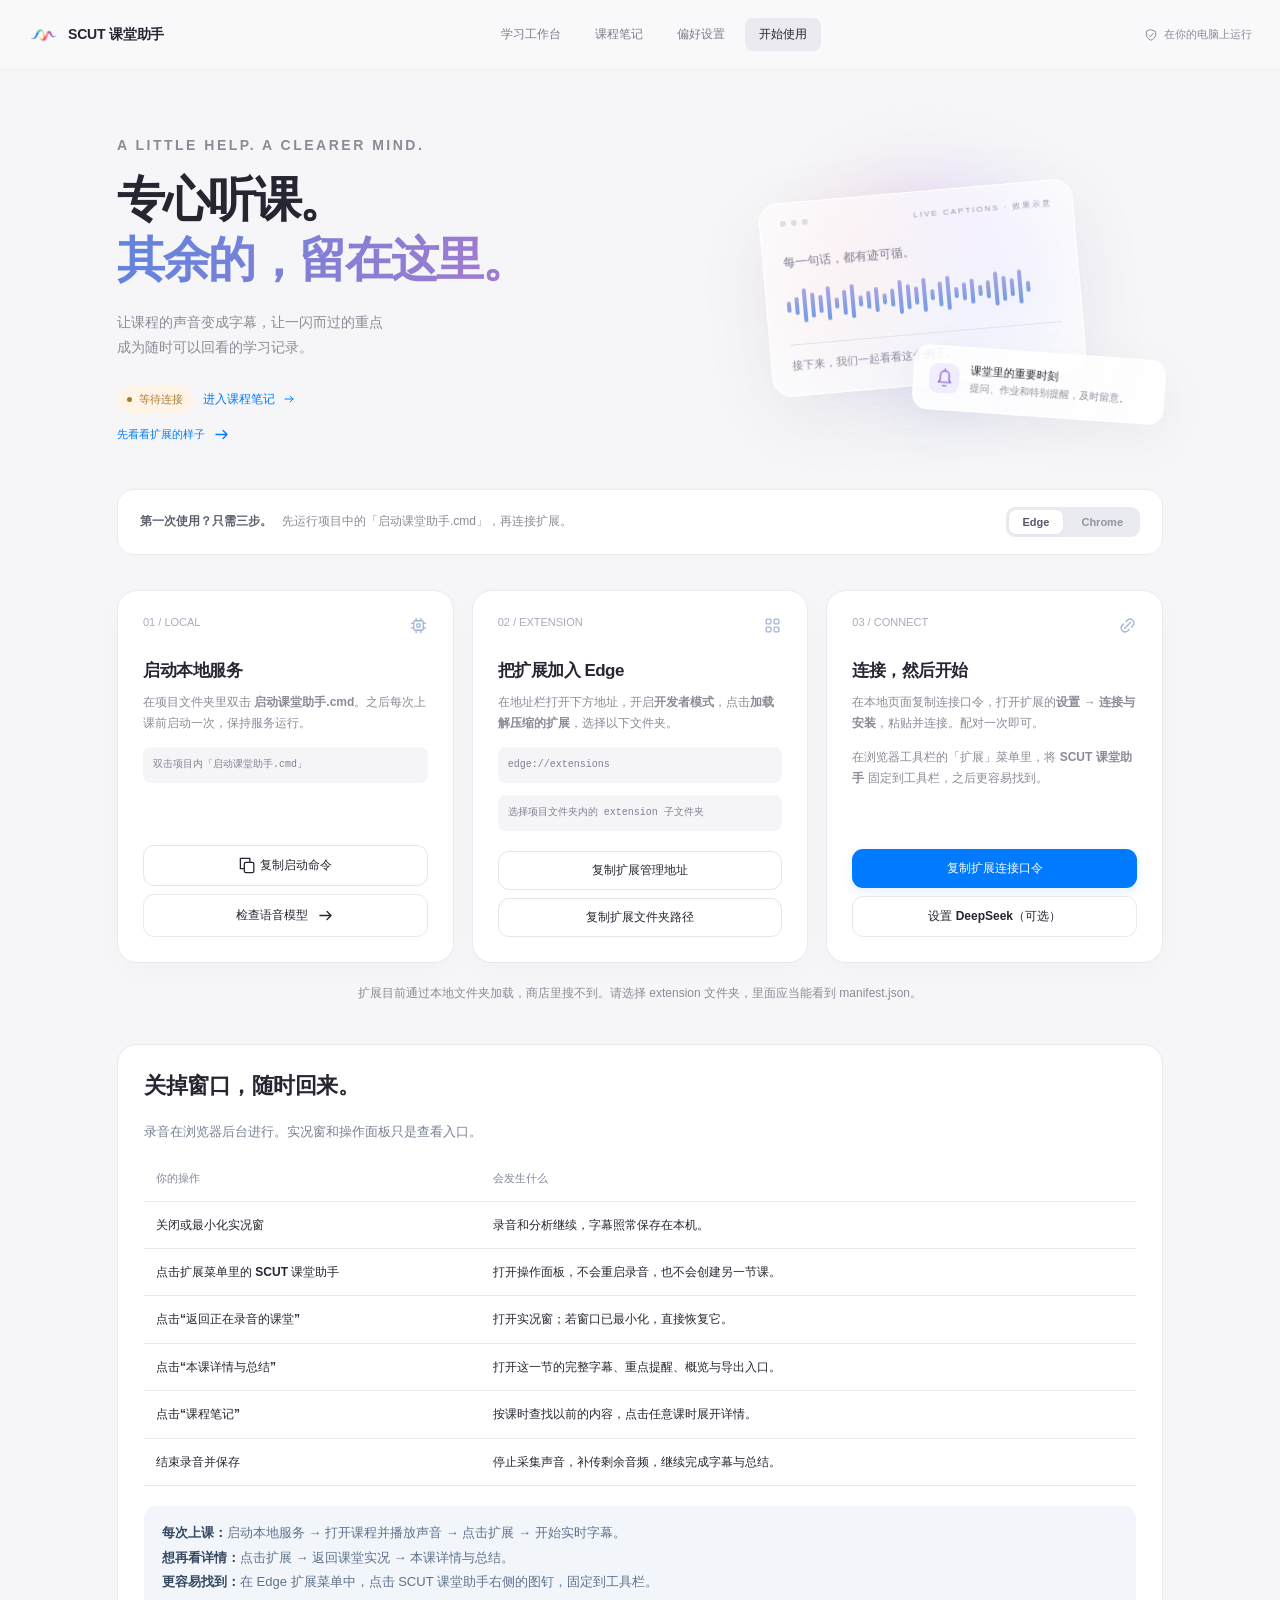
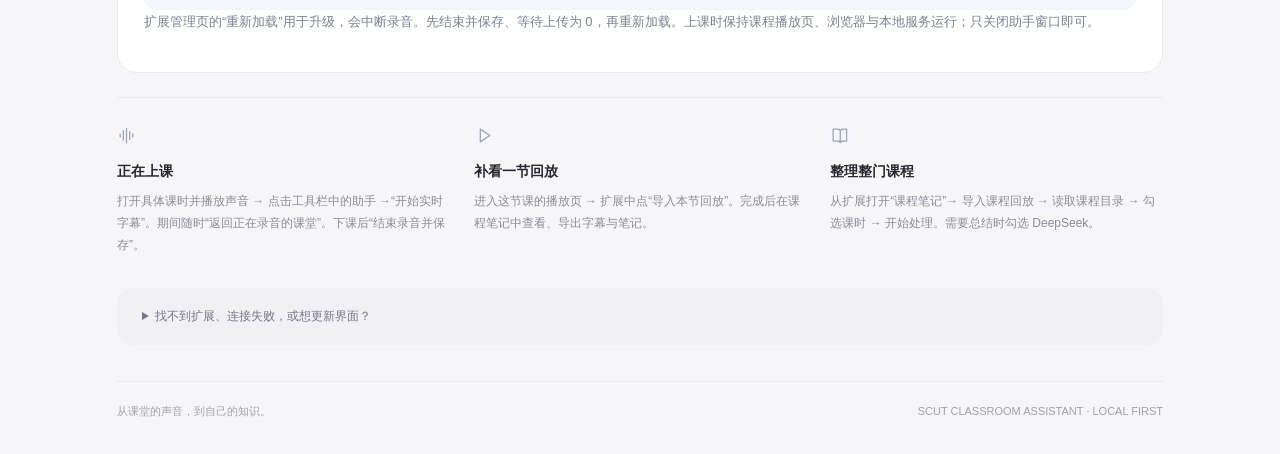
<file: extension/welcome.html>
<!doctype html>
<html lang="zh-CN"><head><meta charset="utf-8"><meta name="viewport" content="width=device-width,initial-scale=1"><title>开始使用 · SCUT 课堂助手</title><link rel="stylesheet" href="assistant.css"></head><body>
<nav class="app-nav" aria-label="主导航"><a class="brand" href="dashboard.html"><span class="brand-mark" data-icon="wave"></span><span>SCUT 课堂助手</span></a><div class="nav-links"><a href="study.html">学习工作台</a><a href="dashboard.html">课程笔记</a><a href="options.html">偏好设置</a><a href="welcome.html" aria-current="page">开始使用</a></div><span class="nav-aside"><span data-icon="shield"></span>在你的电脑上运行</span></nav>
<main class="shell guide-shell">
<section class="guide-hero"><div><p class="eyebrow">A little help. A clearer mind.</p><h1>专心听课。<br><span class="gradient-text">其余的，留在这里。</span></h1><p>让课程的声音变成字幕，让一闪而过的重点<br>成为随时可以回看的学习记录。</p><div class="row"><span class="chip" id="service-status">正在检查本地服务</span><a class="link-arrow" href="dashboard.html">进入课程笔记 <span data-icon="arrow"></span></a></div><a class="preview-link" href="study-popup.html?preview=1" target="_blank" rel="noopener">先看看扩展的样子 <span data-icon="arrow"></span></a></div>
<div class="hero-scene" aria-label="字幕和课堂提醒效果示意，不是真实课堂内容"><div class="scene-glow"></div><div class="scene-window"><div class="window-bar"><i></i><i></i><i></i><span>LIVE CAPTIONS · 效果示意</span></div><div class="scene-title">每一句话，都有迹可循。</div><div class="waveform" aria-hidden="true"><i></i><i></i><i></i><i></i><i></i><i></i><i></i><i></i><i></i><i></i><i></i><i></i><i></i><i></i><i></i><i></i><i></i><i></i><i></i><i></i><i></i><i></i><i></i><i></i><i></i><i></i><i></i><i></i><i></i><i></i><i></i></div><div class="scene-caption">接下来，我们一起看看这个例子。</div></div><div class="scene-notification"><span class="icon-tile purple" data-icon="bell"></span><div><strong>课堂里的重要时刻</strong><small>提问、作业和特别提醒，及时留意。</small></div></div></div></section>
<div id="guide-message" class="notice hidden" role="status"></div>
<div class="guide-status"><p><strong>第一次使用？只需三步。</strong><span id="service-description">本地面板与浏览器扩展，需要分别启动和加载。</span></p><div class="browser-choice" aria-label="安装到哪个浏览器"><button class="active" data-browser="edge" aria-pressed="true">Edge</button><button data-browser="chrome" aria-pressed="false">Chrome</button></div></div>
<section class="setup-grid" aria-label="安装步骤">
<article class="card setup-step"><div class="step-index">01 / LOCAL<span data-icon="cpu"></span></div><h3>启动本地服务</h3><p>在项目文件夹里双击 <b>启动课堂助手.cmd</b>。之后每次上课前启动一次，保持服务运行。</p><code id="launch-command">正在读取当前项目位置…</code><div class="step-actions"><button id="copy-launch"><span data-icon="copy"></span> 复制启动命令</button><a class="button-link" href="options.html#speech">检查语音模型 <span data-icon="arrow"></span></a></div></article>
<article class="card setup-step"><div class="step-index">02 / EXTENSION<span data-icon="grid"></span></div><h3>把扩展加入 <span id="browser-label">Edge</span></h3><p>在地址栏打开下方地址，开启<b>开发者模式</b>，点击<b>加载解压缩的扩展</b>，选择以下文件夹。</p><code id="extensions-address">edge://extensions</code><code id="extension-path">正在读取扩展文件夹…</code><div class="step-actions"><button id="copy-address">复制扩展管理地址</button><button id="copy-path">复制扩展文件夹路径</button></div></article>
<article class="card setup-step"><div class="step-index">03 / CONNECT<span data-icon="link"></span></div><h3>连接，然后开始</h3><p>在本地页面复制连接口令，打开扩展的<b>设置 → 连接与安装</b>，粘贴并连接。配对一次即可。</p><p>在浏览器工具栏的「扩展」菜单里，将 <b>SCUT 课堂助手</b> 固定到工具栏，之后更容易找到。</p><div class="step-actions"><button id="pair-token" class="primary">复制扩展连接口令</button><a class="button-link" href="options.html#intelligence">设置 DeepSeek（可选）</a></div></article>
</section>
<p id="extension-context" class="setup-note">扩展目前通过本地文件夹加载，商店里搜不到。请选择 extension 文件夹，里面应当能看到 manifest.json。</p>
<section id="daily-use" class="daily-guide"><h2>关掉窗口，随时回来。</h2><p>录音在浏览器后台进行。实况窗和操作面板只是查看入口。</p><table><thead><tr><th>你的操作</th><th>会发生什么</th></tr></thead><tbody><tr><td>关闭或最小化实况窗</td><td>录音和分析继续，字幕照常保存在本机。</td></tr><tr><td>点击扩展菜单里的 SCUT 课堂助手</td><td>打开操作面板，不会重启录音，也不会创建另一节课。</td></tr><tr><td>点击“返回正在录音的课堂”</td><td>打开实况窗；若窗口已最小化，直接恢复它。</td></tr><tr><td>点击“本课详情与总结”</td><td>打开这一节的完整字幕、重点提醒、概览与导出入口。</td></tr><tr><td>点击“课程笔记”</td><td>按课时查找以前的内容，点击任意课时展开详情。</td></tr><tr><td>结束录音并保存</td><td>停止采集声音，补传剩余音频，继续完成字幕与总结。</td></tr></tbody></table><p class="daily-route"><strong>每次上课：</strong>启动本地服务 → 打开课程并播放声音 → 点击扩展 → 开始实时字幕。<br><strong>想再看详情：</strong>点击扩展 → 返回课堂实况 → 本课详情与总结。<br><strong>更容易找到：</strong>在 Edge 扩展菜单中，点击 SCUT 课堂助手右侧的图钉，固定到工具栏。</p><p class="footnote">扩展管理页的“重新加载”用于升级，会中断录音。先结束并保存、等待上传为 0，再重新加载。上课时保持课程播放页、浏览器与本地服务运行；只关闭助手窗口即可。</p></section>
<section class="usage-grid" aria-label="日常怎么用"><div><span data-icon="wave"></span><h3>正在上课</h3><p>打开具体课时并播放声音 → 点击工具栏中的助手 →“开始实时字幕”。期间随时“返回正在录音的课堂”。下课后“结束录音并保存”。</p></div><div><span data-icon="play"></span><h3>补看一节回放</h3><p>进入这节课的播放页 → 扩展中点“导入本节回放”。完成后在课程笔记中查看、导出字幕与笔记。</p></div><div><span data-icon="book"></span><h3>整理整门课程</h3><p>从扩展打开“课程笔记”→ 导入课程回放 → 读取课程目录 → 勾选课时 → 开始处理。需要总结时勾选 DeepSeek。</p></div></section>
<details class="guide-faq"><summary>找不到扩展、连接失败，或想更新界面？</summary><p><b>找不到：</b>本地服务打开的网页不代表扩展已安装。完成第 2 步，确认扩展管理页出现「SCUT 课堂助手」卡片，再从工具栏的拼图图标找到它。<br><b>连接失败：</b>先确认本地服务在运行，再重新复制连接口令。口令只粘贴到扩展设置页。<br><b>已有旧版：</b>先结束录音并保存，等待上传为 0，再在扩展管理页点击该扩展卡片上的「重新加载」，最后刷新课程播放页；本地面板直接刷新即可。<br><b>DeepSeek：</b>在偏好设置保存你自己的 API Key，并在本次课时中开启分析。只使用本地字幕时不需要 Key。</p></details>
<footer class="page-footer">从课堂的声音，到自己的知识。<span>SCUT CLASSROOM ASSISTANT · LOCAL FIRST</span></footer>
</main><script src="client.js"></script><script src="ui.js"></script><script src="welcome.js"></script></body></html>
</file>
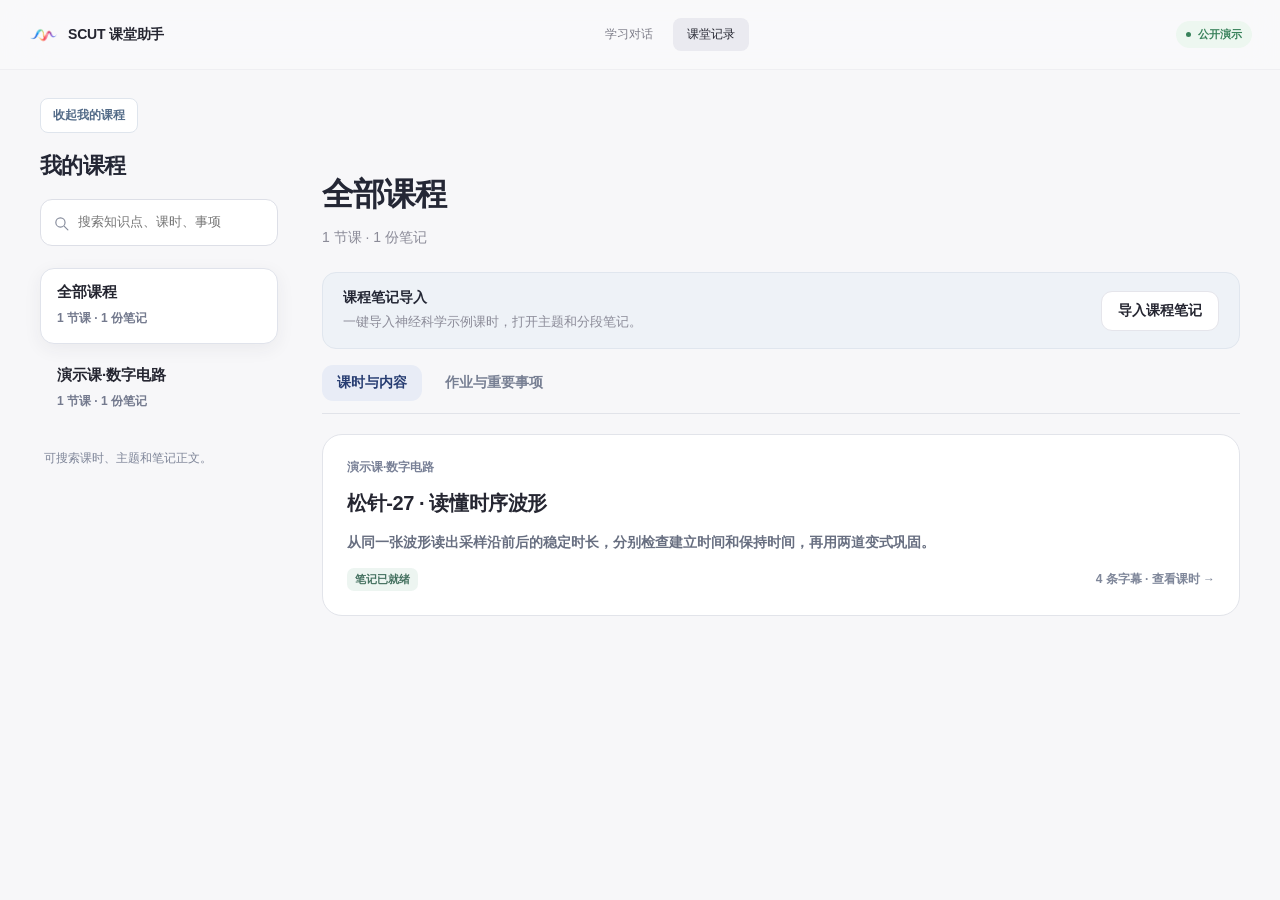
<file: competition/site/dashboard.html>
<!doctype html>
<html lang="zh-CN">
<head>
  <meta charset="utf-8">
  <meta name="viewport" content="width=device-width,initial-scale=1">
  <title>课堂记录 · SCUT 课堂助手</title>
  <link rel="stylesheet" href="assistant.css">
  <link rel="stylesheet" href="library.css">
  <link rel="stylesheet" href="markmap-vendor.css">
  <link rel="stylesheet" href="records.css?v=20261112-course-notes">
</head>
<body>
<nav class="app-nav" aria-label="主导航">
  <a class="brand" href="dashboard.html" data-share-link aria-label="SCUT 课堂助手">
    <span class="brand-mark"><img src="brand.png" width="32" height="32" alt=""></span>
    <span>SCUT 课堂助手</span>
  </a>
  <div class="nav-links">
    <a href="index.html" data-share-link>学习对话</a>
    <a href="dashboard.html" data-share-link aria-current="page">课堂记录</a>
  </div>
  <span class="chip">公开演示</span>
</nav>
<main class="library-shell">
  <div class="library-toolbar"><button id="toggle-courses" type="button" aria-expanded="true" aria-controls="course-rail">收起我的课程</button></div>
  <div id="library-layout" class="library-layout">
    <aside id="course-rail" class="course-rail">
      <div class="rail-heading"><h1>我的课程</h1></div>
      <label class="search-field"><span data-icon="search" aria-hidden="true"></span><input id="search" type="search" aria-label="搜索课程内容" placeholder="搜索知识点、课时、事项"></label>
      <div id="course-list" class="course-list" aria-label="课程列表"></div>
      <p class="rail-help">可搜索课时、主题和笔记正文。</p>
    </aside>
    <div class="library-main">
      <section id="browse">
        <header class="library-heading"><h2 id="course-title">全部课程</h2><p id="course-meta" class="muted"></p></header>
        <section class="records-import-panel" aria-label="课程笔记导入">
          <div><strong>课程笔记导入</strong><p id="import-help" class="muted"></p></div>
          <button id="import-course-notes" type="button" aria-describedby="import-help">导入课程笔记</button>
          <p id="import-result" role="status" hidden></p>
        </section>
        <div class="library-filters" role="group" aria-label="浏览方式">
          <button type="button" data-filter="lessons" aria-pressed="true" class="active">课时与内容</button>
          <button type="button" data-filter="events" aria-pressed="false">作业与重要事项</button>
        </div>
        <div id="lesson-grid" class="lesson-grid"></div>
      </section>
      <section id="detail" hidden>
        <button type="button" id="back-library" class="back-link">← 返回课程</button>
        <header class="detail-heading">
          <p id="detail-course" class="eyebrow"></p><h2 id="detail-title" tabindex="-1"></h2><p id="detail-meta" class="muted"></p>
          <div id="sample-actions" class="detail-actions">
            <a id="ask-lesson" class="button-link primary" href="index.html" data-share-link>带着本课问题去提问</a>
            <a class="button-link" href="data/songzhen27-notes.zip" download="松针-27 时序补学.zip">导出笔记</a>
          </div>
        </header>
        <section id="import-detail" aria-label="导入的课程笔记" hidden></section>
        <div id="sample-detail">
        <section class="version-panel" aria-label="本课字幕来源">
          <div class="version-heading"><strong>本课字幕</strong><span>模拟课堂字幕，时间对应示例课时。</span></div>
        </section>
        <div class="tabs records-tabs" role="tablist" aria-label="课时内容">
          <button type="button" id="tab-summary" role="tab" aria-selected="true" aria-controls="view-summary" data-view="summary" class="active">主题笔记</button>
          <button type="button" id="tab-compare" role="tab" aria-selected="false" aria-controls="view-compare" data-view="compare" tabindex="-1">课件与讲述对照</button>
          <button type="button" id="tab-mindmap" role="tab" aria-selected="false" aria-controls="view-mindmap" data-view="mindmap" tabindex="-1">思维导图</button>
          <button type="button" id="tab-events" role="tab" aria-selected="false" aria-controls="view-events" data-view="events" tabindex="-1">重要事项</button>
          <button type="button" id="tab-transcript" role="tab" aria-selected="false" aria-controls="view-transcript" data-view="transcript" tabindex="-1">字幕原文</button>
        </div>
        <section id="view-summary" role="tabpanel" aria-labelledby="tab-summary"></section>
        <section id="view-compare" role="tabpanel" aria-labelledby="tab-compare" hidden>
          <label class="records-topic-picker">分段笔记<select id="compare-topic"></select></label>
          <div id="compare-content" class="records-compare"></div>
        </section>
        <section id="view-mindmap" role="tabpanel" aria-labelledby="tab-mindmap" hidden>
          <div class="records-map"><button id="fit-map" type="button">适应窗口</button><svg id="lesson-map" role="img" aria-label="松针-27 时序学习思维导图"></svg></div>
        </section>
        <section id="view-events" role="tabpanel" aria-labelledby="tab-events" hidden></section>
        <section id="view-transcript" role="tabpanel" aria-labelledby="tab-transcript" hidden>
          <label class="search-field records-transcript-search"><span data-icon="search" aria-hidden="true"></span><input id="transcript-search" type="search" aria-label="搜索本课字幕" placeholder="搜索本课字幕"></label>
          <div id="transcript" class="transcript" aria-label="模拟课堂字幕原文"></div>
        </section>
        </div>
      </section>
    </div>
  </div>
</main>
<script src="ui-icons.js"></script>
<script src="site-links.js?v=20261112-records"></script>
<script src="data/corpus.js?v=20261112-notices"></script>
<script src="retrieval.js?v=20261112-notices"></script>
<script src="library-core.js?v=20261112-course-notes"></script>
<script src="markmap-vendor.min.js"></script>
<script src="data/lesson-sample.js?v=20261112-course-notes"></script>
<script src="data/neuroscience-sample.js?v=20261112-preset-import"></script>
<script src="dashboard-demo.js?v=20261112-preset-import"></script>
</body>
</html>
</file>
<file: competition/site/study.css>
:root{color-scheme:light;--ink:#263642;--muted:#72808a;--line:#e3e8e8;--sage:#466d64;--paper:#f7f8f5;--soft:#eef3ef;--white:#fff;--radius:24px;font-family:Inter,"Segoe UI","Microsoft YaHei",sans-serif;font-size:15px}*{box-sizing:border-box}body{margin:0;background:var(--paper);color:var(--ink);line-height:1.65}button,input,select,textarea{font:inherit}a{color:var(--sage);text-decoration:none}button{border:1px solid var(--line);border-radius:12px;background:var(--white);color:var(--ink);padding:10px 16px;cursor:pointer;transition:background .18s,transform .18s}button:hover:not(:disabled){background:#edf2ee;transform:translateY(-1px)}button:disabled{cursor:wait;opacity:.5}button.primary{background:var(--sage);color:#fff;border-color:var(--sage)}button.primary:hover{background:#35584f}button span{margin-left:10px}input,select,textarea{max-width:100%;border:1px solid var(--line);background:#fcfdfb;border-radius:10px;padding:10px;color:var(--ink)}textarea{resize:vertical;width:100%;line-height:1.8}input:focus-visible,button:focus-visible,a:focus-visible,select:focus-visible,textarea:focus-visible{outline:3px solid #aac9bf;outline-offset:3px}h1,h2,h3,p{margin-top:0}h1{font-size:clamp(30px,3.2vw,45px);font-weight:600;letter-spacing:-1.6px;line-height:1.35;margin-bottom:16px}h2{font-size:20px;font-weight:600;line-height:1.5;margin-bottom:12px}h3{font-size:16px;margin-bottom:9px}.topbar{max-width:1440px;margin:auto;height:86px;padding:0 40px;display:flex;align-items:center;justify-content:space-between;border-bottom:1px solid var(--line);gap:20px}.brand{display:flex;align-items:center;gap:14px;color:var(--ink);white-space:nowrap}.brand img{width:40px;height:40px;object-fit:contain}.brand b{font-weight:600;margin-left:8px}.topbar nav{display:flex;gap:28px}.topbar nav a{color:var(--muted);font-size:14px}.topbar a[aria-current]{color:var(--ink)}.status{font-size:12px;color:var(--sage);border-radius:30px;background:var(--soft);padding:6px 12px;white-space:nowrap}main{max-width:1320px;margin:auto;padding:56px 40px 40px}.intro{display:flex;align-items:center;justify-content:space-between;gap:30px;margin-bottom:35px}.eyebrow,.small-label{font-size:11px;letter-spacing:2.2px;color:var(--sage);display:block;margin-bottom:14px}.small-label{letter-spacing:.5px}.subtle{color:var(--muted);font-size:14px}.fine{color:var(--muted);font-size:12px;line-height:1.7;margin-top:16px}.intro-actions{display:flex;gap:10px;flex-shrink:0}.view-nav{display:flex;gap:30px;border-bottom:1px solid var(--line);margin-bottom:28px}.view-nav button{border:0;background:transparent;border-radius:0;color:var(--muted);padding:14px 0;box-shadow:none}.view-nav button[aria-pressed=true]{color:var(--sage);box-shadow:0 2px var(--sage)}.learn-layout{display:grid;grid-template-columns:minmax(0,1.75fr) minmax(290px,1fr);gap:25px;align-items:start}.card{border:1px solid var(--line);border-radius:var(--radius);background:var(--white);padding:28px;margin-bottom:24px}.question-card{padding:32px;min-height:480px;background:linear-gradient(145deg,#fff 75%,#f2f6f0)}.section-head{display:flex;justify-content:space-between;gap:18px;align-items:center;margin-bottom:14px}.section-head h2{margin:0}.section-head select{max-width:43%;font-size:13px}.ask-actions{display:flex;justify-content:space-between;gap:14px;margin-top:14px}.ask-actions select{font-size:13px;max-width:60%}.next-card{background:#edf3ed;border-color:#e2eae1}.recall-card{background:#fbf9f3;border-color:#ece9dc}.review,.task-row,.source-row,.practice-row{padding:18px 0;border-top:1px solid var(--line)}.review:first-child{border-top:0}.review p,.practice-row p{font-size:14px}.review-actions{display:flex;gap:8px;flex-wrap:wrap;margin-top:12px}.review-actions button,.cite{font-size:12px;padding:6px 10px}.pill{display:inline-block;border-radius:20px;background:var(--soft);color:var(--sage);font-size:11px;padding:3px 9px;margin-right:7px}.cite{color:var(--sage);background:transparent;border:1px solid #dbe5dd;margin:4px 4px 0 0}.claim{margin-top:24px}.claim p{white-space:pre-wrap;margin-bottom:8px}.uncertainty{background:#f7f0e5;border-radius:12px;padding:15px 18px;font-size:13px;margin-top:20px;color:#80623e}.form-grid{display:grid;grid-template-columns:1fr 1fr;gap:15px;margin-top:20px}.form-grid label,label{display:flex;flex-direction:column;gap:8px;font-size:13px}.form-grid button{align-self:end}.pair{display:flex;align-items:center;gap:8px}.pair input{width:45%;min-width:0}.task-row{display:flex;justify-content:space-between;align-items:start;gap:14px}.task-row p{margin:2px 0 0}.schedule-day{font-size:13px;letter-spacing:1px;margin:24px 0 14px;color:var(--sage)}.schedule-block{border-left:2px solid #a8c8ba;padding:0 0 18px 16px;margin-left:4px}.schedule-block time{font-size:13px;color:var(--sage)}.schedule-block p{margin:4px 0}.source-row{display:grid;grid-template-columns:1fr auto;gap:20px;word-break:break-word}.source-row span{font-size:12px;color:var(--muted)}.inline-form{display:flex;gap:12px;flex-wrap:wrap}.inline-form select{max-width:50%}.visuals{margin-top:24px}.file-row{display:flex;flex-direction:row;align-items:center;gap:12px;padding:10px;border-bottom:1px solid var(--line);word-break:break-word}.file-row input{flex-shrink:0}.dialog-actions{display:flex;justify-content:space-between;gap:12px;margin-top:20px}dialog{border:1px solid var(--line);border-radius:26px;width:min(740px,92vw);max-height:88vh;padding:30px;color:var(--ink);box-shadow:0 20px 80px #26364222}dialog::backdrop{background:#273f3b55;backdrop-filter:blur(6px)}dialog label{margin-bottom:14px}#file-list{margin-top:20px;max-height:36vh;overflow:auto}#evidence-text{font:inherit;white-space:pre-wrap;line-height:1.9;overflow-wrap:anywhere}#notice{padding:14px 20px;border-radius:13px;background:#f4ebdd;color:#765d3b;margin:0 0 20px}footer{max-width:1240px;margin:0 auto 30px;padding:0 40px;color:var(--muted);font-size:12px}.empty{padding:25px 0;color:var(--muted);font-size:14px}.timetable-grid{width:100%;border-collapse:collapse;font-size:13px;margin:20px 0}.timetable-grid td,.timetable-grid th{text-align:left;border-bottom:1px solid var(--line);padding:9px}.periods{display:grid;grid-template-columns:repeat(3,1fr);gap:12px}.periods label{font-size:12px}.sr-only{position:absolute;width:1px;height:1px;padding:0;margin:-1px;overflow:hidden;clip:rect(0,0,0,0);white-space:nowrap;border:0}[hidden]{display:none!important}@media(max-width:1000px){.intro{align-items:start;flex-direction:column}.learn-layout{grid-template-columns:1fr}.topbar nav{gap:16px}.periods{grid-template-columns:repeat(2,1fr)}}@media(max-width:640px){main{padding:32px 18px}.topbar{padding:0 18px;height:76px;flex-wrap:wrap;gap:8px}.brand span{font-size:13px}.brand img{width:28px;height:28px}.brand b{margin-left:4px}.topbar nav{order:3;width:100%;justify-content:center}.topbar nav a{font-size:12px}.intro-actions{width:100%}.intro-actions button{flex:1;padding:10px;font-size:13px}.card,.question-card{padding:20px;border-radius:20px}.view-nav{gap:20px}.view-nav button{font-size:13px}.section-head{align-items:start;flex-direction:column}.section-head select{max-width:100%;width:100%}.ask-actions{flex-wrap:wrap}.form-grid{grid-template-columns:1fr}.inline-form select{max-width:100%}.periods{grid-template-columns:1fr}.timetable-grid{font-size:11px}.timetable-grid td{padding:6px}.source-row{grid-template-columns:1fr;gap:4px}dialog{padding:20px}.dialog-actions{flex-wrap:wrap}footer{padding:0 20px}}@media(prefers-reduced-motion:reduce){*,*::before,*::after{transition:none!important;animation:none!important}}

.requirement-entry{margin-top:25px;padding-top:20px;border-top:1px solid var(--line);font-size:13px;color:var(--muted)}summary{cursor:pointer}details form{margin-top:16px}.requirement-entry button{margin-top:12px}
</file>
<file: competition/site/study-conversation.css>
:root{--paper:#fafaf7;--ink:#293832;--muted:#77847e;--sage:#4d7165;font-size:16px}
body{background:radial-gradient(ellipse at 12% 5%,#edf3ed80,transparent 42%),var(--paper)}
.topbar{max-width:1180px;height:78px;padding:0 26px;border-bottom:0}.top-actions{display:flex;align-items:center;gap:22px;font-size:13px}.top-actions button{padding:8px 13px;background:transparent}.brand img{width:36px;height:36px}.brand span{font-size:14px}
.conversation-shell{max-width:880px;margin:0 auto;padding:30px 28px 0;min-height:calc(100vh - 78px);display:flex;flex-direction:column;position:relative}
.welcome{padding:8vh 2px 30px;margin:auto 0}.welcome h1{font-size:clamp(28px,4vw,38px);letter-spacing:-1px;font-weight:570;margin-bottom:18px}.welcome>p:not(.eyebrow){color:var(--muted);font-size:15px;line-height:1.95}.welcome .eyebrow{letter-spacing:2px;font-size:12px;margin-bottom:22px}
.starter-grid{display:grid;grid-template-columns:repeat(3,1fr);gap:12px;margin-top:34px}.starter-grid button{display:flex;flex-direction:column;text-align:left;gap:10px;padding:20px 17px;border-radius:20px;background:#ffffffa8;min-height:142px;box-shadow:0 6px 24px #354e3704}.starter-grid button span{font:12px Georgia,serif;color:#a6b5aa;margin:0}.starter-grid strong{font-size:14px;font-weight:550}.starter-grid small{font-size:12px;color:var(--muted);line-height:1.7}
.conversation{width:100%;padding:0 0 15px}.exchange{margin:12px 0 40px;animation:arrive .22s ease-out}.user-message{margin:0 0 28px auto;max-width:85%;width:fit-content;padding:16px 22px;border-radius:23px 23px 7px 23px;background:#eaf0e9;overflow-wrap:anywhere}.user-message p{margin:0;white-space:pre-wrap}.course-label{display:block;font-size:11px;color:var(--sage);margin-bottom:6px}.assistant-message{padding:0 4px;line-height:1.95;font-size:15px}.speaker{font-size:11px;letter-spacing:1.3px;color:#82958a;display:block;margin-bottom:18px}.assistant-message p{white-space:pre-wrap;overflow-wrap:anywhere}.answer-point{margin-bottom:22px}.answer-point p{margin-bottom:3px}.cite{font-size:11px;border:none;background:#eef2ec;padding:3px 9px}.caveats{margin:22px 0;background:#f6f1e8;border-radius:14px;padding:12px 16px;font-size:13px;color:#887455}.caveats p{margin:14px 0 5px}.caveats summary{font-size:12px}.knowledge-link{padding:19px 22px;border-left:2px solid #9cbaaa;border-radius:0 16px 16px 0;background:linear-gradient(100deg,#edf3ed,#edf3ed33);margin:22px 0}.knowledge-link strong{font-weight:550}.knowledge-link p{margin:10px 0;font-size:14px}.next-question{font-weight:550;color:var(--sage);margin:24px 0 16px}.suggestions{display:flex;gap:8px;flex-wrap:wrap;margin-top:20px}.suggestions button{border-radius:30px;background:transparent;font-size:12px;padding:7px 13px;color:var(--sage)}.trace{font-size:11px;color:#8a958e;margin-top:20px}.trace p{max-width:600px}.inline-step,.exercise{border:1px solid #e2e7df;border-radius:18px;padding:20px;margin:24px 0;background:#fffefb}.inline-step h3,.exercise h3{margin-top:7px;font-size:15px}.inline-step p{font-size:14px}.exercise form{display:grid;grid-template-columns:1fr auto;gap:12px}.exercise textarea{grid-column:1/-1}.exercise form>button{font-size:13px}.exercise>div{margin-top:18px;font-size:14px}
.composer-dock{position:sticky;bottom:0;margin-top:auto;padding:18px 0 12px;background:linear-gradient(180deg,#fafaf700,#fafaf7 18px);z-index:3}.composer{background:#fff;border:1px solid #dce4d9;border-radius:23px;padding:12px 14px 10px;box-shadow:0 8px 45px #2d47300a}.composer:focus-within{border-color:#a5bcab;box-shadow:0 6px 38px #2d473011}.composer textarea{background:transparent;border:0;border-radius:12px;padding:8px 10px;resize:none;min-height:65px;max-height:180px;font-size:15px;outline:none}.composer-actions{display:flex;align-items:center;justify-content:space-between;margin-top:4px}.composer-actions>div{display:flex;align-items:center;gap:8px}.composer-actions select{border:0;background:transparent;font-size:12px;color:var(--muted);max-width:290px;padding:8px 4px}.attach-button{border:0;font-size:25px;padding:0 10px;background:transparent;line-height:1.5}.send-button{border-radius:13px;font-size:13px;padding:8px 16px}.composer-note{text-align:center;color:#8d9990;font-size:10px;margin:10px 0 0}.attachment-list{display:flex;flex-wrap:wrap;gap:7px;margin-bottom:8px}.attachment-chip{display:inline-block;border:1px solid #dce4d9;border-radius:10px;background:#fff;padding:5px 10px;font-size:11px;margin:3px 5px 3px 0;max-width:100%;overflow-wrap:anywhere}.dragging{outline:2px dashed #9ab3a4;outline-offset:-4px;border-radius:25px}.thinking{font-size:13px;color:var(--muted);padding:10px 0 30px;display:flex;align-items:center;gap:12px}.thinking>span{width:7px;height:7px;background:#7eaa91;border-radius:50%;animation:breathe 1.5s infinite}.gentle-next{border:1px solid #e7e9df;border-radius:18px;background:#f3f5ed;padding:16px 20px;display:flex;align-items:center;gap:12px;margin-bottom:24px;flex-wrap:wrap}.gentle-next .eyebrow{font-size:10px;margin:0;letter-spacing:1px}.gentle-next strong,.gentle-next p{font-size:12px;flex:1;margin:0;min-width:160px;font-weight:450}.gentle-next button{font-size:11px;padding:6px 10px;background:#fff9}.quiet{border:0;background:transparent!important;color:var(--muted)}#notice{font-size:13px}
.tools-menu{width:min(420px,92vw);padding:25px}.tools-menu>button,.tools-menu>a{display:block;width:100%;text-align:left;border:0;border-bottom:1px solid var(--line);border-radius:0;padding:15px 4px;font-size:14px;background:transparent}.tools-menu .section-head{margin-bottom:8px}.tools-menu .section-head button{border:0;font-size:20px;background:transparent}.tools-menu h2{font-size:18px}.workspace-dialog{width:min(1120px,94vw);background:var(--paper);padding:26px}.workspace-dialog .learn-layout{grid-template-columns:1fr 1fr}.workspace-dialog .section-head{flex-direction:row}.sticky-heading{position:sticky;top:-26px;background:var(--paper);padding:12px 0 18px;z-index:2}.workspace-dialog .card{padding:22px}.review-row{padding:20px 0;border-top:1px solid var(--line)}.review-row button{font-size:12px;margin-right:6px}.source-image{display:block;max-width:100%;height:auto;border-radius:12px}.timetable-grid{display:block;overflow:auto}.card p{line-height:1.75}
@keyframes arrive{from{opacity:.5;transform:translateY(5px)}to{opacity:1;transform:none}}@keyframes breathe{50%{opacity:.3;transform:scale(.7)}}
@media(min-width:1500px){.conversation-shell{max-width:930px}.topbar{max-width:1320px}}
@media(max-width:640px){.topbar{height:68px;flex-wrap:nowrap;padding:0 18px;gap:8px}.brand img{width:30px;height:30px}.brand span{font-size:12px}.top-actions{gap:9px}.top-actions>a{display:none}.status{font-size:10px;padding:4px 7px}.top-actions button{font-size:11px;padding:7px 9px}.conversation-shell{padding:12px 17px 0;min-height:calc(100dvh - 68px)}.welcome{padding:6vh 0 18px}.welcome h1{font-size:28px}.welcome>p:not(.eyebrow){font-size:13px}.starter-grid{grid-template-columns:1fr;gap:9px;margin-top:23px}.starter-grid button{min-height:auto;padding:14px 17px;display:grid;grid-template-columns:22px 1fr;gap:3px 8px}.starter-grid button span{grid-row:1/3;margin-top:3px}.starter-grid small{grid-column:2}.composer-actions select{max-width:180px}.composer-note{font-size:9px}.assistant-message{font-size:14px}.user-message{max-width:92%;padding:12px 17px;font-size:14px}.conversation-shell .section-head{flex-direction:row}.workspace-dialog .learn-layout{grid-template-columns:1fr}.gentle-next{padding:12px 14px;gap:8px}.gentle-next .eyebrow{width:100%}.exercise form{grid-template-columns:1fr}.workspace-dialog{padding:18px}.sticky-heading{top:-18px}.composer-dock{padding-bottom:max(10px,env(safe-area-inset-bottom))}}
@media(prefers-reduced-motion:reduce){*,*::before,*::after{animation:none!important;scroll-behavior:auto!important}}

.operation-card{padding:20px;border:1px solid #dce5df;background:#f6f8f5;border-radius:18px;margin:12px 0}.operation-card button,.operation-card a{margin:5px 9px 5px 0}.operation-item,.managed-source{padding:16px 0;border-bottom:1px solid #e4e9e4}.operation-item span{display:block;font-size:13px;color:#667b71}.source-controls{display:flex;flex-wrap:wrap;gap:10px;align-items:center}.source-controls label{display:flex;gap:7px;align-items:center}.source-controls input[type=checkbox]{width:auto}.source-controls select{max-width:190px}.verification-note{font-size:12px;color:#8b6b43}.alignment-card{border-left:2px solid #81a494;padding:8px 16px;margin:14px 0}.alignment-card button{display:block}.answer-point>button{font-size:12px;padding:6px 9px;background:transparent;color:#5f7568}.memory-list{margin-top:30px}
.remember-actions {display:inline-block;margin:5px 0 10px 12px;color:var(--muted,#71827b);font-size:12px;vertical-align:top}
.remember-actions summary {cursor:pointer}
.remember-actions button {margin-top:9px;font-size:12px;padding:7px 10px}
.classroom-matches,.daily-agenda{margin:26px 0}.classroom-matches h3,.daily-agenda h3{font-size:17px;margin:0 0 8px}.classroom-quote{border:1px solid #e0e7df;border-radius:17px;padding:18px 20px;margin:12px 0;background:#fffefb}.quote-heading,.quote-actions{display:flex;align-items:center;justify-content:space-between;gap:10px;flex-wrap:wrap}.quote-heading strong{font-size:13px}.quote-time{font-variant-numeric:tabular-nums;color:#587267;font-size:14px}.classroom-quote blockquote{margin:14px 0;padding-left:14px;border-left:2px solid #abc2b3;line-height:1.9;white-space:pre-wrap;overflow-wrap:anywhere}.replay-link{display:inline-block;font-size:12px;color:#41695b;margin:6px 9px 6px 0;text-decoration:none}.replay-link:hover{text-decoration:underline}.daily-agenda{padding:22px;border-radius:20px;background:#f3f6f1;border:1px solid #dfe7dc}.daily-step{display:grid;grid-template-columns:62px 1fr;gap:17px;padding:20px 0;border-top:1px solid #e0e6dd}.daily-step:first-of-type{margin-top:20px}.daily-time{font-size:18px;font-variant-numeric:tabular-nums;color:#41695b;padding-top:3px}.daily-time small{display:block;font-size:11px;color:#788a7c}.daily-step h4{margin:5px 0;font-size:16px}.daily-step p{font-size:13px;margin:8px 0}.daily-reason{color:#778477;font-size:12px!important}.agenda-start{background:#fff;font-size:12px;margin-top:6px}.daily-agenda details{font-size:12px;padding:12px 0}.daily-agenda>.fine{margin-top:18px}
@media(max-width:640px){.classroom-quote{padding:15px}.daily-agenda{padding:16px}.daily-step{grid-template-columns:48px 1fr;gap:12px}.daily-time{font-size:16px}.quote-heading{align-items:flex-start}.cite{max-width:100%;white-space:normal;text-align:left}.top-actions #school-entry{display:none}}
</file>
<file: competition/site/study-runtime.css>
.runtime-dialog{width:min(1220px,96vw);max-width:1220px;height:min(850px,92dvh);max-height:92dvh;margin:auto;padding:0;border:1px solid #dfe7e3;border-radius:24px;background:#f9fbf9;color:#263a34;box-shadow:0 28px 110px #112a2540;overflow:hidden;}
.runtime-dialog[open]{display:flex;flex-direction:column;animation:runtime-in .18s ease-out}.runtime-dialog::backdrop{background:#142a2559;backdrop-filter:blur(6px)}
.runtime-heading{display:flex;align-items:center;justify-content:space-between;padding:22px 28px 14px;gap:16px}.runtime-heading h2{font-size:24px;font-weight:550;margin:3px 0 0;letter-spacing:-.6px}.runtime-kicker{font:10px ui-monospace,Consolas,monospace;letter-spacing:2px;color:#6a8579}.runtime-heading-actions{display:flex;align-items:center;gap:18px}.runtime-heading button{padding:7px 13px;border-color:transparent;background:#eff3ef}.runtime-live{color:#81918b;font-size:12px}.runtime-live.active{color:#31785f}.runtime-nav{display:flex;gap:8px;border-bottom:1px solid #e3eae5;padding:0 28px 12px}.runtime-nav button{font-size:13px;border:0;background:transparent;padding:8px 14px}.runtime-nav button[aria-pressed=true]{background:#e7eee8;color:#294d3f;font-weight:600}
.runtime-body{display:grid;grid-template-columns:265px minmax(0,1fr);flex:1;min-height:0}.runtime-body[hidden],.runtime-catalog[hidden]{display:none}.runtime-sidebar{padding:18px 12px 14px 18px;border-right:1px solid #e3eae5;overflow:auto}.runtime-caption{color:#78897e;font-size:12px;margin:5px 0 12px;line-height:1.6;overflow-wrap:anywhere}.runtime-run{display:flex;flex-direction:column;gap:7px;width:100%;text-align:left;border:1px solid transparent;border-radius:14px;background:transparent;margin:0 0 6px;padding:13px 12px;line-height:1.5}.runtime-run .runtime-caption{margin:0;font-size:10px;color:#81918a}.runtime-run strong{font-weight:500;font-size:13px;display:-webkit-box;-webkit-line-clamp:2;-webkit-box-orient:vertical;overflow:hidden}.runtime-run small{font-size:11px;color:#76877d}.runtime-run.selected{background:white;border-color:#d5e0d7;box-shadow:0 3px 14px #203b3106}.runtime-run:hover:not(:disabled){transform:none;background:#edf3ee}
.runtime-main{overflow:auto;padding:22px 28px;min-width:0;scrollbar-gutter:stable}.runtime-summary-title{display:flex;align-items:flex-start;gap:12px}.runtime-summary-title h3{font-size:16px;line-height:1.6;font-weight:500;margin:0;overflow-wrap:anywhere}.runtime-state{white-space:nowrap;background:#e9efea;border-radius:6px;padding:3px 8px;font-size:10px;margin-top:3px}.runtime-state.running{background:#e2f2e8;color:#277750}.runtime-state.failed,.runtime-state.interrupted{color:#b45a41;background:#f8ede7}.runtime-summary{margin-bottom:24px}.runtime-metrics{display:grid;grid-template-columns:repeat(5,minmax(0,1fr));gap:1px;background:#e6ebe7;border:1px solid #e6ebe7;border-radius:12px;overflow:hidden;margin-top:17px}.runtime-metrics>div{padding:12px 10px;background:#fff;display:flex;flex-direction:column;gap:4px}.runtime-metrics small{font-size:10px;color:#7c8b82}.runtime-metrics strong{font:500 17px ui-monospace,Consolas,monospace;color:#375e4d;white-space:nowrap}.runtime-parent{font-size:11px;padding:5px 9px;margin-top:10px}
.runtime-timeline{border-left:1px solid #dce6df;margin-left:5px;padding-left:21px}.runtime-event{position:relative;margin:0 0 20px;padding-bottom:3px;min-width:0}.runtime-event:before{content:"";position:absolute;left:-26px;top:9px;width:8px;height:8px;border-radius:50%;background:#8aa998;border:2px solid #f9fbf9}.runtime-event-heading{display:flex;align-items:baseline;gap:10px;margin-bottom:6px;flex-wrap:wrap}.runtime-event-heading time{font:11px ui-monospace,Consolas,monospace;color:#82958b}.runtime-event h3{font-size:13px;font-weight:600;margin:0}.runtime-event-kind{font:9px ui-monospace,Consolas,monospace;color:#98a79e;margin-left:auto}.runtime-detail{margin:7px 0;border:1px solid #e2e9e3;border-radius:10px;background:#fff;overflow:hidden}.runtime-detail summary{font-size:12px;cursor:pointer;padding:9px 12px;color:#476752}.runtime-detail pre{font:12px/1.75 ui-monospace,SFMono-Regular,Consolas,"Microsoft YaHei",monospace;background:#1f2d27;color:#d5e6da;white-space:pre-wrap;overflow-wrap:anywhere;max-height:440px;overflow:auto;margin:0;padding:16px;border:0;border-radius:0}.runtime-source{font-size:11px;margin:3px 5px 3px 0;padding:5px 8px;border-color:#dce7df}.runtime-error{color:#ab543a;background:#fff3ed;font-size:12px;padding:10px 20px;margin:0}.event-error:before{background:#ba6c50}.runtime-catalog{overflow:auto;flex:1;padding:22px 30px}.runtime-prompt{margin-bottom:22px}.runtime-prompt h3{margin:0;font-size:15px}.runtime-footer{padding:11px 25px;border-top:1px solid #e3eae5;font-size:10px;color:#8b998e;background:#f3f6f2;line-height:1.6}.runtime-empty{color:#87968b;font-size:13px;margin:32px 5px}.runtime-inspect-link{font-size:11px!important;padding:5px 10px!important;color:#678674!important;background:transparent!important;border-color:#e4ebe4!important;margin-top:8px}.top-actions #open-runtime{font-size:12px;padding:7px 10px;background:transparent;border-color:transparent}
@keyframes runtime-in{from{opacity:0;transform:translateY(8px)}to{opacity:1;transform:translateY(0)}}
@media(max-width:760px){.runtime-dialog{width:98vw;height:94dvh;max-height:94dvh;border-radius:18px}.runtime-heading{padding:16px 18px 8px}.runtime-heading h2{font-size:21px}.runtime-nav{padding:0 15px 10px}.runtime-body{grid-template-columns:1fr;grid-template-rows:125px minmax(0,1fr)}.runtime-sidebar{border-right:0;border-bottom:1px solid #e3eae5;padding:8px 12px;overflow:auto}.runtime-sidebar>p{display:none}#runtime-list{display:flex;gap:6px;width:max-content}.runtime-run{width:200px;margin:0;padding:7px 9px}.runtime-run strong{-webkit-line-clamp:1}.runtime-main{padding:16px}.runtime-metrics{grid-template-columns:repeat(3,minmax(0,1fr))}.runtime-metrics>div{padding:8px}.runtime-event-kind{display:none}.runtime-footer{font-size:9px;padding:8px 15px}.runtime-catalog{padding:18px}.runtime-heading-actions{gap:8px}.runtime-summary-title{display:block}.runtime-summary-title h3{margin-top:8px}}
@media(prefers-reduced-motion:reduce){.runtime-dialog[open]{animation:none}.runtime-dialog button{transition:none}}

@media(max-width:640px){.topbar{height:auto;min-height:76px;flex-wrap:wrap;padding-top:10px;padding-bottom:10px}.top-actions{gap:6px;flex-wrap:wrap;justify-content:flex-end}.top-actions #open-runtime{font-size:11px;padding:6px 8px}}
</file>
<file: competition/site/desktop-entry.css>
.school-dialog{width:min(570px,calc(100vw - 32px));padding:30px;border:1px solid #e0e7e1;border-radius:26px;color:#293832;background:#fafbf8;box-shadow:0 28px 100px #233f3330}.school-dialog::backdrop{background:#253d3645;backdrop-filter:blur(5px)}.school-dialog h2{font-size:24px;line-height:1.35;margin:7px 0 0}.school-dialog .eyebrow{font-size:11px}.school-dialog p{font-size:14px;line-height:1.75;color:#6a7b72}.school-steps{list-style:none;padding:10px 0;margin:0}.school-steps li{display:flex;gap:18px;margin:20px 0;align-items:flex-start}.school-steps li>span{display:grid;place-items:center;width:30px;height:30px;flex-shrink:0;border-radius:50%;background:#e7efe8;color:#466b5c;font-size:12px}.school-steps strong{font-size:16px}.school-steps p{margin:5px 0 0}.school-buttons{display:flex;gap:10px;margin:18px 0}.school-buttons button{flex:1}#school-status{padding:14px 16px;border-radius:14px;background:#edf3ee;line-height:1.6;font-size:13px}.school-dialog details{padding:16px 0;border-top:1px solid #e0e7e1;margin-top:22px}.school-dialog code{display:block;word-break:break-all;font-size:12px;padding:12px;background:#f0f2ef;border-radius:10px;margin-bottom:10px}.school-dialog summary{cursor:pointer;font-size:14px}.school-dialog button{cursor:pointer}#school-entry{font-size:13px;color:#4d7165}@media(max-width:680px){.top-actions{gap:7px;flex-wrap:wrap;justify-content:flex-end}.topbar{height:auto;min-height:80px;padding:16px}.school-dialog{padding:22px}.school-dialog h2{font-size:21px}}

.starter-grid>a{display:flex;flex-direction:column;gap:9px;text-decoration:none;border:1px solid #e1e7e2;border-radius:18px;padding:22px;background:#ffffff8c;color:#293832}.starter-grid>a span{font-size:11px;color:#7c9285}.starter-grid>a strong{font-size:16px}.starter-grid>a small{font-size:12px;color:#77847e;line-height:1.65}.welcome #start-study{margin:24px 0 6px;padding:14px 24px}.welcome details{margin-top:24px;font-size:13px}.welcome details p{font-size:13px;line-height:1.8}
.workbuddy-entry {
  display: flex;
  justify-content: space-between;
  align-items: center;
  flex-wrap: wrap;
  gap: 12px 22px;
  margin: 14px 0;
  padding: 16px 20px;
  background: #edf3ee;
  border: 1px solid #dce6de;
  border-radius: 18px;
}
.workbuddy-entry h2 { margin: 0; font-size: 16px; }
.workbuddy-entry p { margin: 4px 0 0; color: #50685d; font-size: 13px; }
.workbuddy-entry-actions { display: flex; align-items: center; flex-wrap: wrap; gap: 8px; }
.workbuddy-entry-actions a { color: #325b49; }
</file>
<file: competition/site/study-workspace.css>
/* Study workspace composition. Conversation, evidence and first-run styles stay shared. */
.study-page {
  --paper: #f7f8f4;
  --ink: #283d34;
  --muted: #68776e;
  --line: #dde4dc;
  --sage: #436a57;
  --soft: #eaf0e8;
  font-family: "Segoe UI Variable Text", "Segoe UI", "Microsoft YaHei UI", sans-serif;
  background: var(--paper);
  -webkit-font-smoothing: antialiased;
}

.study-page button,
.study-page a,
.study-page input,
.study-page select,
.study-page textarea {
  -webkit-tap-highlight-color: transparent;
}

.study-page button {
  transition: background 180ms ease, border-color 180ms ease, transform 180ms ease;
}

.study-page button:hover:not(:disabled) { transform: none; }
.study-page button:active:not(:disabled) { transform: translateY(1px); }
.study-page button span { margin-left: 0; }
.study-page :is(button, a, input, select, textarea, summary):focus-visible {
  outline: 2px solid var(--sage);
  outline-offset: 4px;
}

.study-page .icon {
  display: block;
  width: 20px;
  height: 20px;
  fill: none;
  stroke: currentColor;
  stroke-width: 1.5;
  stroke-linecap: round;
  stroke-linejoin: round;
  flex-shrink: 0;
}

.skip-link {
  position: fixed;
  top: 12px;
  left: 16px;
  z-index: 4;
  padding: 10px 18px;
  border-radius: 8px;
  background: var(--ink);
  color: #fff;
  transform: translateY(-160%);
}
.skip-link:focus { transform: none; }

.study-page .topbar {
  max-width: 1320px;
  min-height: 88px;
  height: auto;
  display: grid;
  grid-template-columns: 1fr auto 1fr;
  gap: 24px;
  padding: 20px 40px;
  border-bottom: 1px solid var(--line);
}
.study-page .brand { gap: 12px; }
.study-page .brand img { width: 40px; height: 40px; }
.study-page .brand b { display: block; font-size: 17px; margin: 0; letter-spacing: .04em; }
.study-page .brand small { display: block; color: var(--muted); font-size: 10px; margin-top: 2px; letter-spacing: .04em; }
.study-page .study-nav { display: flex; align-items: center; gap: 8px; }
.study-page .study-nav :is(a, button) {
  border: 0;
  border-radius: 8px;
  padding: 10px 15px;
  color: var(--muted);
  font-size: 13px;
  white-space: nowrap;
  background: transparent;
}
.study-page .study-nav [aria-current="page"] { background: #e9eee6; color: var(--sage); font-weight: 600; }
.study-page .study-nav :is(a, button):hover { background: #edf1e9; color: var(--ink); }
.study-page .top-actions { justify-content: flex-end; gap: 18px; flex-wrap: nowrap; }
.study-page .status {
  display: inline-flex;
  align-items: center;
  gap: 6px;
  padding: 0;
  font-size: 11px;
  background: transparent;
  color: var(--muted);
}
.study-page .status::before { content: ""; width: 6px; height: 6px; border-radius: 50%; background: #98a19a; }
.study-page .status[data-state="connected"]::before { background: #668970; }
.study-page .status[data-state="offline"]::before { background: #ad7653; }
.study-page #open-tools { display: flex; align-items: center; gap: 8px; white-space: nowrap; background: #fff; padding: 9px 13px; }
.study-page #open-tools:hover { background: var(--soft); }
.study-page #open-tools .icon { width: 17px; height: 17px; }

.study-page .conversation-shell {
  width: 100%;
  max-width: 1000px;
  min-height: calc(100dvh - 88px);
  padding: 32px 40px 36px;
}
.study-page .conversation:empty { padding: 0; }
.study-page .welcome {
  display: grid;
  grid-template-columns: minmax(0, 1.6fr) minmax(0, 1fr);
  align-items: center;
  gap: 30px;
  padding: 28px 0 30px;
  margin: 0;
}
.study-page .welcome .eyebrow {
  display: flex;
  align-items: center;
  gap: 10px;
  font-size: 11px;
  letter-spacing: .12em;
  margin: 0 0 18px;
}
.study-page .welcome .eyebrow::before { content: ""; width: 22px; height: 1px; background: #8eaa94; }
.study-page .welcome h1 {
  font-size: clamp(30px, 3vw, 39px);
  line-height: 1.42;
  letter-spacing: -.04em;
  font-weight: 600;
  margin: 0 0 14px;
  text-wrap: balance;
}
.welcome-description { color: var(--muted); font-size: 14px; line-height: 1.9; margin: 0; text-wrap: pretty; }
.welcome-art { display: grid; justify-items: center; gap: 10px; padding-top: 12px; }
.welcome-art img { width: 160px; height: 160px; object-fit: contain; }
.welcome-art > span { font-size: 11px; letter-spacing: .06em; color: var(--muted); }

.study-page .composer-dock { position: static; background: transparent; padding: 0; margin: 0; z-index: auto; }
.study-page .composer {
  border: 1px solid #d6dfd3;
  border-radius: 20px;
  background: #fff;
  box-shadow: 0 5px 12px #30453303, 0 18px 44px -25px #30453326;
  padding: 14px 16px 12px;
}
.study-page .composer:focus-within { border-color: #819d84; box-shadow: 0 0 0 3px #e4ecdf, 0 18px 44px -25px #30453326; }
.study-page .composer textarea { display: block; min-height: 74px; padding: 8px 6px; font-size: 15px; border-radius: 8px; }
.study-page .composer textarea:focus-visible { outline: 0; }
.study-page .composer textarea::placeholder { color: #788279; opacity: 1; }
.study-page .composer-actions { gap: 12px; padding-top: 8px; margin: 0; }
.study-page .composer-inputs { min-width: 0; gap: 12px; flex: 1; }
.study-page .attach-button { display: inline-flex; align-items: center; gap: 7px; padding: 9px 8px; color: var(--muted); font-size: 12px; white-space: nowrap; border-radius: 9px; }
.composer-divider { height: 18px; width: 1px; flex-shrink: 0; background: var(--line); }
.study-page .composer-actions select { min-width: 0; width: auto; max-width: min(290px, 100%); text-overflow: ellipsis; font-size: 12px; padding: 10px 4px; }
.study-page .send-button { display: flex; align-items: center; gap: 12px; padding: 10px 17px; min-height: 42px; border-radius: 11px; flex-shrink: 0; }
.study-page .send-button .icon { width: 16px; height: 16px; }
.composer-meta { display: flex; flex-wrap: wrap; justify-content: space-between; gap: 6px 20px; color: var(--muted); font-size: 10px; padding: 10px 3px 0; }
.composer-meta p { margin: 0; }
.study-page .composer-note { font-size: 11px; text-align: left; color: var(--muted); line-height: 1.7; margin: 6px 3px 0; }
.study-page .attachment-list:empty { margin: 0; }
.study-page .attachment-chip { font-size: 12px; padding: 7px 11px; }

.starters { margin-top: 28px; }
.starter-heading { display: flex; align-items: center; justify-content: space-between; gap: 12px; padding-bottom: 10px; }
.starter-heading h2 { font-size: 12px; font-weight: 500; margin: 0; color: var(--muted); }
.starter-heading > span { font-size: 10px; color: var(--muted); }
.study-page .starter-grid { grid-template-columns: repeat(2, minmax(0, 1fr)); gap: 0 32px; margin: 0; }
.study-page .starter-grid button {
  display: grid;
  grid-template-columns: 38px minmax(0, 1fr) 16px;
  align-items: center;
  gap: 14px;
  text-align: left;
  min-height: 89px;
  padding: 16px 6px;
  border: 0;
  border-top: 1px solid var(--line);
  border-radius: 0;
  box-shadow: none;
  background: transparent;
}
.study-page .starter-grid button:hover { background: #edf1e9; }
.study-page .starter-grid button span { font: inherit; color: inherit; margin: 0; }
.study-page .starter-grid .starter-icon { display: grid; place-items: center; width: 38px; height: 40px; border-radius: 12px 15px 11px 14px; }
.study-page .starter-grid .tone-sage { color: #55735e; background: #e5eddf; }
.study-page .starter-grid .tone-clay { color: #98744e; background: #f0e9dc; }
.study-page .starter-grid .tone-blue { color: #5f7c8b; background: #e3ecee; }
.study-page .starter-grid .tone-rose { color: #987170; background: #f0e5e1; }
.study-page .starter-copy { display: grid; gap: 5px; min-width: 0; }
.study-page .starter-grid strong { font-size: 14px; font-weight: 600; }
.study-page .starter-grid small { font-size: 11px; line-height: 1.7; color: var(--muted); }
.study-page .starter-grid .starter-arrow { color: #849284; }
.starter-arrow .icon { width: 15px; height: 15px; transition: transform 180ms ease; }
.starter-grid button:hover .starter-arrow .icon { transform: translateX(3px); }
.study-page #onboarding { margin: 16px 0 0; padding-top: 16px; border-top: 1px solid var(--line); font-size: 11px; }

.study-page .has-conversation { max-width: 960px; padding-top: 30px; }
.study-page .has-conversation .composer-dock {
  position: sticky;
  bottom: 0;
  z-index: 3;
  margin-top: auto;
  padding: 16px 0 max(12px, env(safe-area-inset-bottom));
  background: linear-gradient(180deg, #f7f8f400, var(--paper) 16px);
}
.study-page .has-conversation .keyboard-hint { display: none; }
.study-page .assistant-message { max-width: 75ch; font-size: 15px; line-height: 1.95; }
.study-page .speaker { color: var(--sage); }
.study-page .user-message { background: #e8eee3; border-radius: 18px 18px 5px 18px; }
.study-page .thinking { display: grid; gap: 12px; padding: 14px 0 25px; }
.study-page .thinking > span { width: auto; height: auto; border-radius: 0; background: transparent; animation: none; }
.thinking-label { font-size: 12px; color: var(--muted); }
.thinking-lines { display: grid; gap: 9px; max-width: 420px; }
.thinking-lines i { height: 9px; border-radius: 3px; background: #e1e8dd; animation: study-pulse 1.6s ease-in-out infinite; }
.thinking-lines i:last-child { width: 65%; animation-delay: 200ms; }
@keyframes study-pulse { 50% { opacity: .45; } }
.study-page .gentle-next { border: 0; border-left: 2px solid #9db198; border-radius: 0 12px 12px 0; margin-bottom: 20px; background: #edf1e8; }
.study-page #notice { font-size: 13px; margin-bottom: 18px; border: 1px solid #e7dbbf; background: #f6f0e3; border-radius: 12px; overflow-wrap: anywhere; }

.study-page dialog { max-height: 88dvh; border-radius: 20px; box-shadow: 0 24px 80px #253c2d24; }
.study-page dialog::backdrop { background: #293e3240; backdrop-filter: blur(4px); }
.study-page dialog .section-head { flex-direction: row; align-items: center; gap: 12px; }
.study-page dialog .eyebrow { font-size: 10px; letter-spacing: .06em; margin-bottom: 6px; }
.study-page .close-button { display: grid; place-items: center; width: 36px; height: 36px; padding: 0; border: 0; background: transparent; font-size: 24px; flex-shrink: 0; }
.study-page .tools-menu { width: min(460px, calc(100vw - 32px)); padding: 25px; }
.study-page .tools-menu > button { display: flex; align-items: center; gap: 13px; padding: 13px 10px; border: 0; border-radius: 8px; font-size: 13px; }
.study-page .tools-menu > button:hover { background: var(--soft); }
.study-page .tools-menu > button .icon { width: 18px; height: 18px; color: #71866f; }
.menu-count { margin-left: auto !important; color: var(--sage); font-variant-numeric: tabular-nums; }
.menu-label { border-top: 1px solid var(--line); padding: 16px 10px 0; margin: 12px 0 4px; font-size: 10px; color: var(--muted); }
.menu-footer { display: flex; justify-content: space-between; align-items: center; gap: 12px; margin-top: 16px; padding-top: 16px; border-top: 1px solid var(--line); font-size: 12px; }
.menu-footer button { background: transparent; border: 0; padding: 8px 10px; font-size: 12px; color: var(--muted); }
.study-page .today-dialog { width: min(510px, calc(100vw - 32px)); padding: 28px; }
.today-dialog h2 { font-size: 22px; }
.time-choices { display: grid; grid-template-columns: repeat(4, minmax(0, 1fr)); gap: 10px; border: 0; padding: 0; margin: 24px 0 18px; }
.time-choices legend { color: var(--muted); font-size: 12px; margin-bottom: 10px; }
.study-page .time-choices label { position: relative; display: block; margin: 0; cursor: pointer; }
.time-choices input { position: absolute; opacity: 0; width: 1px; height: 1px; }
.time-choices label > span { display: grid; place-content: center; min-height: 80px; border: 1px solid var(--line); border-radius: 12px; text-align: center; font-size: 22px; font-variant-numeric: tabular-nums; }
.time-choices small { font-size: 11px; color: var(--muted); }
.time-choices .custom-time-label { font-size: 13px; }
.time-choices input:checked + span { background: var(--soft); border-color: #819a7b; color: var(--sage); }
.time-choices input:focus-visible + span { outline: 2px solid var(--sage); outline-offset: 3px; }
.today-submit { display: flex; align-items: center; justify-content: center; gap: 12px; width: 100%; margin-top: 20px; }
.field-error { color: #975338; font-size: 13px; }
.study-page .workspace-dialog .card { border: 0; box-shadow: none; border-radius: 14px; }
.study-page .workspace-dialog .learn-layout { grid-template-columns: minmax(0, 1fr) minmax(0, 1fr); }
.study-page .sticky-heading { border-bottom: 1px solid var(--line); margin-bottom: 22px; }
.study-page .form-grid input { min-width: 0; }

@media (max-width: 1060px) {
  .study-page .topbar { padding: 18px 26px; gap: 16px; grid-template-columns: 1fr auto; }
  .study-page .study-nav { grid-row: 2; grid-column: 1 / -1; justify-content: center; }
  .study-page .top-actions { grid-row: 1; grid-column: 2; }
  .study-page .conversation-shell { min-height: calc(100dvh - 130px); padding-top: 20px; }
  .study-page .welcome { padding-top: 14px; }
}

@media (max-width: 640px) {
  .study-page .topbar { padding: 16px 18px 12px; gap: 14px 10px; }
  .study-page .brand { gap: 8px; }
  .study-page .brand img { width: 32px; height: 32px; }
  .study-page .brand b { font-size: 14px; }
  .study-page .brand small { display: none; }
  .study-page .top-actions { gap: 10px; }
  .study-page .status { font-size: 10px; gap: 5px; }
  .study-page #open-tools { padding: 8px; gap: 6px; font-size: 11px; }
  .study-page .study-nav { justify-content: stretch; gap: 5px; }
  .study-page .study-nav :is(a, button) { flex: 1; text-align: center; padding: 10px 6px; font-size: 12px; }
  .study-page .conversation-shell { padding: 22px 20px 30px; min-height: calc(100dvh - 117px); }
  .study-page .welcome { grid-template-columns: minmax(0, 1fr); gap: 0; padding: 8px 0 25px; }
  .study-page .welcome .eyebrow { font-size: 10px; margin-bottom: 16px; }
  .study-page .welcome h1 { font-size: 30px; line-height: 1.45; }
  .welcome-description { font-size: 12px; }
  .welcome-art { display: none; }
  .study-page .composer { padding: 12px 10px 10px; border-radius: 16px; }
  .study-page .composer textarea { font-size: 16px; min-height: 82px; }
  .study-page .composer-actions { gap: 8px; }
  .study-page .composer-inputs { gap: 5px; }
  .study-page .attach-button { padding: 9px 7px; }
  .study-page .attach-button > span:last-child { display: none; }
  .composer-divider { display: none; }
  .study-page .composer-actions select { width: 100%; max-width: 100%; font-size: 11px; }
  .study-page .send-button { gap: 8px; padding: 10px 13px; font-size: 12px; }
  .keyboard-hint { display: none; }
  .composer-meta { font-size: 10px; gap: 5px; }
  .study-page .composer-note { font-size: 10px; }
  .starters { margin-top: 26px; }
  .starter-heading > span { display: none; }
  .study-page .starter-grid { grid-template-columns: minmax(0, 1fr); gap: 0; }
  .study-page .starter-grid button { grid-template-columns: 38px minmax(0, 1fr) 16px; gap: 12px; min-height: 83px; padding: 14px 2px; }
  .study-page .starter-grid button span { grid-row: auto; }
  .study-page .starter-grid small { grid-column: auto; }
  .study-page .starter-grid strong { font-size: 13px; }
  .study-page .composer-dock { padding-bottom: env(safe-area-inset-bottom); }
  .study-page .has-conversation .composer-meta { display: none; }
  .study-page .assistant-message { font-size: 14px; }
  .study-page .workspace-dialog .learn-layout { grid-template-columns: minmax(0, 1fr); }
  .study-page .today-dialog, .study-page .tools-menu { padding: 22px; }
  .today-dialog h2 { font-size: 20px; }
  .time-choices { gap: 7px; }
  .time-choices label > span { min-height: 72px; }
}

@media (prefers-reduced-motion: reduce) {
  .study-page *, .study-page *::before, .study-page *::after { animation: none !important; transition: none !important; scroll-behavior: auto !important; }
  .study-page button:active:not(:disabled), .study-page .starter-grid button:hover .icon { transform: none; }
}
</file>
<file: competition/site/site.css>
/* 课程补学助手 · 演示版补充样式
 * 骨架（topbar / welcome / conversation / composer / starters / dialog）来自本机
 * extension/study*.css；本文件只定义演示版新增的内容卡片，统一 bx- 前缀避免冲突。 */

/* ---------- 欢迎区与引导 ---------- */
.bx-chips-head{display:flex;justify-content:space-between;align-items:center;gap:12px;margin-top:22px;font-size:12px;color:var(--muted)}
.bx-link{border:0;background:transparent;color:var(--sage);font-size:12px;padding:4px;cursor:pointer;text-decoration:underline}
.bx-chips{display:flex;flex-wrap:wrap;gap:7px;margin-top:10px}
.bx-chips button{border:1px solid #dce4d9;background:#fff;border-radius:20px;padding:6px 12px;font-size:12px;color:#4b5f53;cursor:pointer}
.bx-chips button:hover{background:#eef3ed;border-color:#a5bcab}
.bx-chips button.bx-extra{display:none}
.bx-chips.bx-expanded button.bx-extra{display:inline-block}

/* ---------- 对话消息 ---------- */
.bx-reply-section{border-top:1px solid var(--line);padding:9px 0;margin:0}
.bx-reply-section summary,.bx-byok summary{cursor:pointer;font-size:13px;color:var(--sage)}
.bx-reply-section[open]>summary,.bx-byok[open]>summary{margin-bottom:10px}
.bx-citation{display:block;margin-top:3px;color:var(--muted);font-size:12px}
.bx-illustration{margin:10px 0 18px;max-width:640px}
.bx-illustration img{display:block;width:100%;height:auto;border:1px solid var(--line);border-radius:12px}
.bx-illustration figcaption{margin-top:5px}
#attachment-file[hidden]{display:none}
#draft-attachment{align-items:flex-start;gap:6px;margin-inline:6px}
.bx-attachment{max-width:100%;padding:6px 10px;border:1px solid var(--line);border-radius:9px;background:#fff;font-size:12px;color:var(--ink);overflow-wrap:anywhere}
.bx-attachment summary{cursor:pointer}
.bx-attachment-meta{display:block;margin-top:4px;color:var(--muted);font-size:11px}
.bx-attachment-remove{padding:6px 8px;font-size:11px;color:var(--muted)}
.user-message .bx-attachment{margin-top:6px;text-align:left}
#attachment-dialog p{margin:9px 0 0;padding:0 8px;font-size:11px}

/* ---------- 指标与检索轨迹 ---------- */
.bx-metrics{display:flex;flex-wrap:wrap;gap:8px;margin:14px 0 18px}
.bx-metric{border:1px solid #dce5df;background:#f6f8f5;border-radius:12px;padding:7px 11px;font-size:11px;color:#5b6b60}
.bx-metric b{font-size:14px;color:#35584f;margin-right:3px}
.bx-metric.bx-good{background:#eaf3e8;border-color:#bcd7bd}
.bx-subhead{font-size:12px;font-weight:600;color:#3c5b4c;letter-spacing:.02em;margin:22px 0 10px;padding-bottom:6px;border-bottom:1px solid #e3e8e8}
.bx-trace{border:1px solid #e2e7df;border-radius:16px;background:#fffefb;overflow:hidden}
.bx-trace-row{display:grid;grid-template-columns:120px 1fr;gap:8px;padding:9px 12px;border-top:1px solid #eef1ec;font-size:11px;line-height:1.75}
.bx-trace-row:first-child{border-top:0}
.bx-trace-row .bx-k{color:#466d64;font-weight:600}
.bx-trace-row .bx-v{color:#5c6b61;overflow-wrap:anywhere}

/* ---------- 证据卡 ---------- */
.bx-evidence{border:1px solid #dce5df;border-left:3px solid #7fa48a;border-radius:14px;background:#fff;padding:13px 16px;margin-bottom:10px}
.bx-evidence.bx-noisy{border-left-color:#c9a86b;background:#fffdf7}
.bx-evidence-head{display:flex;flex-wrap:wrap;align-items:center;gap:7px;font-size:11px;margin-bottom:8px}
.bx-badge{border-radius:20px;padding:2px 9px;background:#e5eddf;color:#466d64;font-size:10px}
.bx-badge.bx-alt{background:#f2ece0;color:#8a7045}
.bx-badge.bx-blocked{background:#f6e5e1;color:#a2513f}
.bx-eid{font-family:ui-monospace,Consolas,monospace;color:#3c5b4c;background:#f2f6f1;padding:2px 6px;border-radius:5px}
.bx-locator{color:var(--muted)}
.bx-quote{margin:0 0 7px;font-size:13px;line-height:1.85;color:#2f3e36}
.bx-note{margin:0;font-size:11px;color:var(--muted);line-height:1.7}
.bx-blocked-row{border:1px solid #f0ddd6;background:#fffaf8;border-radius:12px;padding:10px 13px;margin-bottom:8px;font-size:12px}
.bx-blocked-row.bx-downgraded{border-color:#eadfc4;background:#fffdf6}
.bx-top{display:flex;flex-wrap:wrap;gap:7px;align-items:center;color:#4b5f53;font-size:11px}
.bx-reason{color:#8b5a45;margin:6px 0 3px;line-height:1.7}
.bx-blocked-row .bx-quote{font-size:11px;color:var(--muted);margin:0}

/* ---------- 讲解 ---------- */
.bx-prose{font-size:14px;line-height:1.95;color:#314238}
.bx-prose p{margin:0 0 12px}
.bx-caveat{background:#f7f0e5;border:1px solid #ece2cd;border-radius:12px;padding:11px 14px;font-size:12px;line-height:1.8;color:#7a613e;margin:14px 0}
.bx-model-answer{border-left:3px solid #7fa48a;background:#f2f7f1;border-radius:10px;padding:12px 15px;font-size:13px;line-height:1.9;margin:14px 0}
.bx-model-answer b{display:block;color:#3c5b4c;font-size:12px;margin-bottom:6px}
.bx-btn{border:1px solid #d6dfd3;background:#fff;border-radius:10px;padding:7px 13px;font-size:12px;color:#466d64;cursor:pointer}
.bx-btn:hover{background:#eef3ed}
.bx-btn.bx-primary{background:var(--sage);border-color:var(--sage);color:#fff}
.bx-btn:disabled{opacity:.45;cursor:not-allowed}

/* ---------- 练习 ---------- */
.bx-quiz-item{border:1px solid #e2e7df;border-radius:16px;background:#fffefb;padding:15px 17px;margin:12px 0}
.bx-q{font-size:13px;line-height:1.8;margin-bottom:11px;color:#314238}
.bx-choice{display:block;width:100%;text-align:left;border:1px solid #e0e7de;background:#fff;border-radius:10px;padding:8px 12px;margin:6px 0;font-size:12px;line-height:1.7;color:#4b5f53;cursor:pointer}
.bx-choice:hover:not(:disabled){background:#f1f6ef}
.bx-choice.bx-selected{border-color:#7fa48a;background:#eaf3e8}
.bx-choice.bx-correct{border-color:#79a97f;background:#e7f3e7;color:#2f5a37}
.bx-choice.bx-wrong{border-color:#c98c78;background:#fbeee9;color:#8b4a37}
.bx-quiz-result{margin-top:10px;border-top:1px solid #eef1ec;padding-top:9px;font-size:12px;line-height:1.8;color:#4b5f53}
.bx-record-note{font-size:11px;color:#5b8169;background:#eef5ec;border-radius:10px;padding:8px 12px;margin-top:10px}

/* ---------- 复习安排与模型改写 ---------- */
.bx-plan-list{padding-left:20px;margin:0;font-size:13px;line-height:2;color:#4b5f53}
.bx-plan-list li{margin-bottom:5px}
.bx-output{border:1px solid #e2e7df;border-radius:12px;padding:11px 13px;font-size:12px;line-height:1.8;margin-top:10px;background:#fff}

/* ---------- dialog 面板 ---------- */
.workspace-dialog .bx-panel{max-height:66vh;overflow:auto;padding:4px 2px 10px;font-size:13px;line-height:1.9;color:#4b5f53}
.bx-panel h3{font-size:14px;color:#35584f;margin:18px 0 6px}
.bx-panel h3:first-child{margin-top:0}
.bx-panel p{margin:0 0 10px}
.bx-panel-actions{display:flex;flex-wrap:wrap;gap:8px;margin:12px 0 16px}
.bx-panel code{font-family:ui-monospace,Consolas,monospace;font-size:11px;background:#f1f5f0;padding:1px 5px;border-radius:5px}
.bx-table{width:100%;border-collapse:collapse;font-size:11px;line-height:1.65;margin:10px 0 14px}
.bx-table th,.bx-table td{text-align:left;border-bottom:1px solid #e6ebe5;padding:7px 9px;vertical-align:top;overflow-wrap:anywhere}
.bx-table th{color:#35584f;font-weight:600;background:#f4f7f2}
.bx-table tr:nth-child(even) td{background:#fcfdfa}
.bx-ok{color:#3f7a4d;font-weight:600}
.bx-no{color:#a2513f;font-weight:600}
.bx-opt{color:#8a7045;font-weight:600}
.bx-pass{color:#3f7a4d;font-weight:700}
.bx-fail{color:#a2513f;font-weight:700}
.bx-state{color:var(--muted);font-size:10px}
.tools-menu .bx-byok{text-align:left;margin-top:12px;border-top:1px solid var(--line);padding-top:12px}
.bx-byok label{display:block;font-size:11px;color:#5c6b61;margin-bottom:9px}
.bx-byok input{display:block;width:100%;margin-top:4px;font-size:12px}
.bx-byok-actions{display:flex;flex-wrap:wrap;gap:7px;margin:10px 0}
.bx-byok-actions button{font-size:11px;padding:7px 10px}
.bx-byok .fine{font-size:10px;line-height:1.7}

/* ---------- 响应式 ---------- */
@media(max-width:760px){
  .bx-trace-row{grid-template-columns:1fr;gap:3px}
  .workspace-dialog .bx-panel{max-height:72vh}
  .bx-table{font-size:10px}
  .bx-table th,.bx-table td{padding:5px 6px}
}
</file>
<file: extension/assistant.css>
:root{color-scheme:light;font-family:-apple-system,BlinkMacSystemFont,"SF Pro Display","Segoe UI","Microsoft YaHei",sans-serif;color:#252631;background:#f6f6f8;font-size:14px;--ink:#252631;--muted:#8b8b98;--line:#e9e9ef;--blue:#007aff;--green:#38845d;--ease:cubic-bezier(.2,.75,.25,1);--shadow:0 8px 30px #22243805,0 1px 3px #22243804}
*{box-sizing:border-box}body{margin:0;min-height:100vh}button,input,select,textarea{font:inherit}button,a,input,select,textarea,summary{outline-offset:4px}button:focus-visible,a:focus-visible,summary:focus-visible{outline:3px solid #007aff70}a{color:var(--blue);text-decoration:none}a:hover{text-decoration:underline}button{cursor:pointer;border:1px solid #e5e5eb;border-radius:11px;background:#fff;color:var(--ink);padding:10px 16px;font-weight:550;transition:background .2s,box-shadow .2s,transform .3s var(--ease),border-color .2s}button:hover{background:#f9f9fb;box-shadow:0 3px 10px #17172908;border-color:#d7d7df}button:active{transform:scale(.97)}button:disabled{opacity:.42;cursor:not-allowed;box-shadow:none;transform:none}button.busy{cursor:progress}.primary,.button-link.primary{background:var(--blue);border-color:transparent;color:#fff;box-shadow:0 4px 12px #007aff1c}.primary:hover{background:#0871e4;box-shadow:0 6px 18px #007aff30}.danger{color:#c84b42}.quiet{background:transparent;border-color:transparent;box-shadow:none}.button-link{display:inline-flex;align-items:center;justify-content:center;gap:8px;padding:11px 18px;border:1px solid var(--line);border-radius:11px;color:var(--ink);background:white;font-weight:550;transition:transform .25s,box-shadow .25s}.button-link:hover{text-decoration:none;transform:translateY(-2px);box-shadow:var(--shadow)}input:not([type=checkbox]),select,textarea{width:100%;min-width:0;border:1px solid #e0e0e7;border-radius:10px;padding:11px 12px;background:#fafafc;color:var(--ink);transition:border-color .2s,box-shadow .2s}input:focus,select:focus,textarea:focus{outline:none;border-color:#74b5ff;box-shadow:0 0 0 4px #007aff10;background:#fff}textarea{resize:vertical;line-height:1.7}input[type=checkbox]{accent-color:var(--blue);width:16px;height:16px;flex:none}label{line-height:1.6}h1,h2,h3,p{margin-top:0}h1{font-size:clamp(28px,3.5vw,42px);font-weight:650;letter-spacing:-1.7px;line-height:1.2}h2{font-size:19px;letter-spacing:-.5px;font-weight:620}h3{font-size:15px;font-weight:600}p{line-height:1.8}.eyebrow{font-size:10px;font-weight:650;letter-spacing:2.5px;color:var(--muted);text-transform:uppercase;margin-bottom:12px}.muted,small{color:var(--muted)}small{line-height:1.7}.row{display:flex;align-items:center;gap:10px;flex-wrap:wrap}.between{justify-content:space-between}.stack{display:grid;gap:16px}.shell{max-width:1400px;margin:auto;padding:38px 52px 32px}.topbar{display:flex;justify-content:space-between;align-items:center;gap:24px;margin-bottom:30px}.topbar h1{margin-bottom:10px}.topbar p:last-child{margin-bottom:0}.card{background:#fff;border:1px solid #e9e9ef;border-radius:20px;padding:24px;box-shadow:var(--shadow)}.chip{display:inline-flex;gap:7px;align-items:center;border-radius:30px;background:#edf7f0;color:#39825b;padding:6px 10px;font-size:11px;font-weight:500;white-space:nowrap}.chip:before{content:"";width:5px;height:5px;flex:none;background:currentColor;border-radius:50%}.chip.warn{background:#fff4e6;color:#a77b37}.notice{border:1px solid #007aff13;border-radius:13px;background:#f0f6ff;color:#3d689d;padding:13px 16px;font-size:13px;white-space:pre-line;line-height:1.7;overflow-wrap:anywhere;margin-bottom:18px}.notice.error{background:#fff3f1;color:#b45449;border-color:#ffdcd4}.hidden,[hidden]{display:none!important}.footnote{font-size:12px;line-height:1.8;color:var(--muted)}.icon{width:19px;height:19px;flex:none;display:inline-block;vertical-align:middle;stroke:currentColor;fill:none;stroke-width:1.65;stroke-linecap:round;stroke-linejoin:round}.icon-tile{width:38px;height:38px;border-radius:11px;display:inline-flex;align-items:center;justify-content:center;background:#edf4ff;color:#4389dd;flex:none}.icon-tile.purple{background:#f1edff;color:#9272d1}.icon-tile.orange{background:#fff2e5;color:#cc935b}.icon-tile.mint{background:#eaf8f2;color:#55a48a}.icon-tile .icon{width:21px;height:21px}.icon-button{display:inline-flex;align-items:center;justify-content:center;width:38px;height:38px;padding:0;border-radius:50%}.app-nav{height:70px;position:sticky;top:0;z-index:20;background:#fafafbd9;backdrop-filter:blur(22px) saturate(1.4);border-bottom:1px solid #e6e6ec90;display:flex;align-items:center;justify-content:space-between;padding:0 max(28px,calc((100vw - 1296px)/2));gap:24px}.brand{display:flex;align-items:center;gap:10px;font-size:14px;font-weight:650;color:var(--ink);letter-spacing:-.2px}.brand:hover{text-decoration:none}.brand-mark{width:30px;height:30px;display:grid;place-items:center;border-radius:10px;background:linear-gradient(145deg,#454b63,#202331);color:#fff;box-shadow:0 3px 8px #24273514}.brand-mark .icon{width:18px;height:18px}.nav-links{display:flex;gap:6px;align-items:center}.nav-links a{font-size:12px;padding:8px 14px;color:#7c7c88;border-radius:8px;transition:background .2s,color .2s}.nav-links a:hover{text-decoration:none;color:var(--ink);background:#eeeef3}.nav-links a[aria-current=page]{color:var(--ink);background:#eaeaf0}.nav-aside{font-size:11px;color:var(--muted);display:flex;align-items:center;gap:6px}.nav-aside .icon{width:14px;height:14px}.page-subtitle{color:var(--muted);font-size:14px}.page-actions{display:flex;gap:10px;align-items:center}.section-label{display:flex;align-items:center;gap:10px;margin-bottom:20px}.section-label h2{margin:0}.section-heading{display:flex;justify-content:space-between;align-items:center;margin:0 0 18px;gap:16px}.section-heading h2{margin:0}.section-heading small{font-size:11px}.link-arrow{font-size:12px;display:inline-flex;gap:7px;align-items:center;white-space:nowrap}.link-arrow .icon{width:14px;height:14px}
.welcome-strip{overflow:hidden;display:flex;align-items:center;justify-content:space-between;gap:25px;padding:22px 28px;margin-bottom:25px;border-radius:20px;background:linear-gradient(110deg,#e9effc,#f1edfb 60%,#f9f3f4);border:1px solid #ffffffc0}.welcome-strip h2{font-size:17px;margin:0 0 5px}.welcome-strip p{font-size:12px;margin:0;color:#898596}.welcome-strip .orb-mini{width:55px;height:55px;border-radius:18px;background:linear-gradient(130deg,#fff9,#fff1);border:1px solid #fff;display:grid;place-items:center;color:#9298c4;box-shadow:0 8px 24px #6d74b815;flex:none}.orb-mini .icon{width:27px;height:27px}.stats{display:grid;grid-template-columns:repeat(3,1fr);gap:18px;margin-bottom:32px}.stat{padding:20px 24px;display:flex;align-items:center;gap:17px}.stat b{font-size:28px;display:block;margin-top:3px;font-weight:550;letter-spacing:-1px;font-variant-numeric:tabular-nums}.stat .muted{font-size:11px}.stat .icon-tile{width:42px;height:42px;border-radius:13px}.workspace{display:grid;grid-template-columns:260px minmax(0,1fr);gap:28px}.sidebar{display:grid;gap:18px;align-content:start}.sidebar .card{padding:20px}.sidebar h2{font-size:14px}.sidebar .field{margin-top:15px;margin-bottom:0}.sidebar .footnote:last-child{margin-bottom:0}.batch-card{border:1px solid #e5e5ec;border-radius:18px;padding:20px;background:#f0f0f5}.batch-card h2{font-size:14px}.batch-card select,.batch-card>button{margin-bottom:10px}.batch-card .row{gap:5px;margin:8px 0}.batch-card button{font-size:11px;padding:8px 9px}.batch-card label{font-size:11px;display:flex;align-items:flex-start;gap:7px;margin:12px 0}.batch-card input[type=checkbox]{margin-top:2px}.batch-unavailable{text-align:center;padding:16px 4px 6px}.batch-unavailable>.icon{color:#a7a7b4;width:28px;height:28px;margin:7px 0 12px}.batch-unavailable p{font-size:12px;color:var(--muted)}.timeline{display:grid;gap:14px}.lesson-card{position:relative;padding:23px 26px;cursor:pointer;text-align:left;width:100%;font-weight:400;transition:transform .35s var(--ease),border-color .2s,box-shadow .3s,background .2s}.lesson-card:hover{transform:translateY(-3px);background:#fff;box-shadow:0 10px 30px #25274109}.lesson-card.selected{border-color:#aacffc;box-shadow:0 0 0 3px #007aff07;background:#fcfdff}.lesson-card h3{font-size:17px;margin:9px 0 10px;letter-spacing:-.35px;padding-right:20px;line-height:1.65}.lesson-card:after{content:"›";position:absolute;right:24px;bottom:24px;color:#b4b4bf;font-size:23px;font-weight:300}.lesson-card p{font-weight:400;font-size:13px;line-height:1.8;margin:12px 20px 0 0}.lesson-card .eyebrow{font-size:10px;letter-spacing:1px;margin:0}.lesson-card small{font-size:11px}.count{font-variant-numeric:tabular-nums}.detail{margin-top:24px;padding:28px}.detail-heading{display:flex;align-items:start;justify-content:space-between;gap:20px;margin-bottom:15px}.detail-heading h2{line-height:1.6}.detail-heading .row{gap:6px;justify-content:flex-end;max-width:240px;flex:none}.detail-heading button{font-size:11px;padding:8px 10px}.detail-heading .muted{font-size:11px;line-height:1.8}.tabs{display:inline-flex;gap:3px;background:#f0f0f4;border:1px solid #eaeaef;border-radius:11px;margin-bottom:24px;padding:4px}.tabs button{font-size:12px;border:none;box-shadow:none;background:transparent;padding:8px 16px;color:#8a8a96;border-radius:8px}.tabs button.active{background:#fff;color:#383944;box-shadow:0 2px 5px #2021320c}.transcript{max-height:560px;overflow:auto;display:grid;gap:0}.segment{display:grid;grid-template-columns:75px 1fr;gap:12px;padding:13px 3px;border-bottom:1px solid #f0f0f4;line-height:1.9;font-size:13px}.segment a{font-variant-numeric:tabular-nums;font-size:11px;color:#8f99ac}.segment:hover{background:#f9faff}.event{border:1px solid #efe4d5;padding:18px 20px;background:#fffbf5;border-radius:15px;margin:12px 0;line-height:1.8;font-size:13px}.event strong{color:#a47c42;font-size:13px}.event p{margin:10px 0}.event p+p{font-size:12px;color:#a39b8e;padding-left:12px;border-left:2px solid #e9d9be}.event small{font-size:10px}.topic{padding:20px 0;border-bottom:1px solid var(--line);line-height:1.8}.topic h3{margin:9px 0 3px}.topic p{color:#71717d;font-size:13px;margin-bottom:0}.lesson-list{max-height:300px;overflow:auto;display:grid;gap:5px}.lesson-check{display:flex;gap:8px;padding:10px;border-radius:10px;border:1px solid var(--line);align-items:center;background:white}.lesson-check span{flex:1}.empty{padding:45px 24px;text-align:center;line-height:1.9;white-space:pre-line;font-size:13px}.empty .icon{width:34px;height:34px;color:#b3bacb;display:block;margin:0 auto 16px}.empty h3{color:#70717f;margin-bottom:8px}.empty p{font-size:12px;max-width:340px;margin:0 auto}.detail>.row:last-child{margin-top:22px}.page-footer{margin-top:36px;padding-top:20px;border-top:1px solid var(--line);display:flex;justify-content:space-between;gap:20px;font-size:11px;color:#a0a0aa;line-height:1.8}
.settings-shell{max-width:1150px;padding-bottom:110px}.settings-layout{display:grid;grid-template-columns:210px minmax(0,1fr);gap:36px;align-items:start}.settings-nav{position:sticky;top:106px;display:grid;gap:6px;padding:8px 0}.settings-nav button{display:flex;align-items:center;gap:12px;padding:13px 14px;text-align:left;background:transparent;border:1px solid transparent;color:#858590;border-radius:12px;box-shadow:none;font-size:13px}.settings-nav button:hover{background:#efeff4}.settings-nav button.active{background:white;color:#353744;border-color:#eaeaf1;box-shadow:0 3px 10px #20213205}.settings-nav button.active .icon{color:var(--blue)}.settings-nav .footnote{font-size:11px;margin:22px 14px}.settings-content{min-width:0}.settings-panel{display:grid;gap:20px}.panel-intro h2{font-size:24px;letter-spacing:-.8px;margin-bottom:9px}.panel-intro p{font-size:13px;color:var(--muted);margin:0}.settings-panel .card{padding:28px}.field{display:grid;gap:8px;margin-bottom:20px;font-size:12px;color:#62636f}.field:last-child{margin-bottom:0}.field>span{color:var(--ink);font-weight:500}.field small{font-size:11px;font-weight:400}.form-pair{display:grid;grid-template-columns:1fr 1fr;gap:18px}.form-pair .field{margin-bottom:20px}.connection-entry{display:flex;gap:10px}.connection-entry input{flex:1}.connection-entry button{flex:none}.setting-row{display:flex;align-items:center;justify-content:space-between;gap:30px;padding:20px 0;border-bottom:1px solid var(--line)}.setting-row:first-child{padding-top:0}.setting-row:last-child{padding-bottom:0;border:none}.setting-row strong{font-size:13px;font-weight:550;display:block;margin-bottom:5px}.setting-row p{font-size:12px;color:var(--muted);margin:0}.toggle{position:relative;display:flex;align-items:center;flex:none}.toggle input{position:absolute;opacity:0;width:44px;height:26px;margin:0;cursor:pointer;z-index:2}.toggle .switch{display:block;width:44px;height:26px;border-radius:30px;background:#dddde4;transition:background .25s;box-shadow:inset 0 0 0 1px #00000004}.switch:before{content:"";display:block;width:22px;height:22px;background:#fff;border-radius:50%;margin:2px;box-shadow:0 2px 4px #0002;transition:transform .35s cubic-bezier(.2,1.5,.3,1)}.toggle input:checked+.switch{background:#34c77b}.toggle input:checked+.switch:before{transform:translateX(18px)}.toggle input:focus-visible+.switch{outline:3px solid #007aff70;outline-offset:3px}.advanced{border-top:1px solid var(--line);margin-top:22px;padding-top:18px}.advanced summary{cursor:pointer;font-size:12px;color:#7f8392;list-style:none;display:flex;justify-content:space-between;align-items:center}.advanced summary:after{content:"＋";font-size:17px;color:#a0a4b1}.advanced[open] summary:after{content:"−"}.advanced>div{padding-top:22px}.advanced input{font-size:11px}.device-note{display:flex;align-items:center;gap:12px;border-radius:13px;background:#f7f8fb;padding:16px;margin:0 0 24px}.device-note strong{font-size:12px;display:block;font-weight:550}.device-note p{margin:3px 0 0;font-size:11px;color:var(--muted)}.save-bar{position:fixed;bottom:22px;left:50%;transform:translateX(-50%);z-index:25;display:flex;align-items:center;gap:35px;width:min(600px,calc(100vw - 40px));padding:13px 15px 13px 22px;background:#ffffffe8;backdrop-filter:blur(25px);border:1px solid #e3e3eba0;box-shadow:0 8px 40px #17173113;border-radius:18px}.save-bar span{flex:1;color:#93939e;font-size:12px}.save-bar button{min-width:114px}.save-bar.dirty{border-color:#a4cfff;box-shadow:0 8px 40px #007aff17}.key-status{font-size:11px;margin:-6px 0 22px}.tag-list{display:flex;flex-wrap:wrap;gap:7px;margin:20px 0 0}.tag-list span{font-size:10px;color:#9a8eb9;padding:6px 9px;border-radius:7px;background:#f5f1fb}.preview-box{position:relative;border-radius:18px;overflow:hidden;background:radial-gradient(ellipse at 30% 15%,#dde2ff,transparent 65%),radial-gradient(ellipse at 90% 80%,#fae7e2,transparent 65%),#f2eff8;padding:24px}.preview-label{font-size:9px;letter-spacing:2px;color:#9793ae;text-transform:uppercase;display:flex;justify-content:space-between;margin-bottom:18px}.preview-alert{background:#ffffffcb;border:1px solid #fff;border-radius:15px;padding:16px;box-shadow:0 8px 30px #7264820d;max-width:340px;margin:0 auto;backdrop-filter:blur(15px)}.preview-alert strong{font-size:12px}.preview-alert p{font-size:12px;color:#7c778b;margin:10px 0 0}.preview-alert small{font-size:10px}.preview-alert .icon-tile{width:29px;height:29px;border-radius:9px}.preview-alert .icon{width:16px;height:16px}
.guide-shell{max-width:1150px}.guide-hero{display:grid;grid-template-columns:1.1fr 1fr;align-items:center;gap:35px;padding:25px 0 45px}.guide-hero h1{font-size:48px;letter-spacing:-2.4px;line-height:1.25;margin-bottom:20px}.gradient-text{background:linear-gradient(100deg,#6184dd,#a57ace);background-clip:text;color:transparent}.guide-hero p{font-size:14px;color:var(--muted);max-width:390px}.guide-hero .row{margin-top:25px}.hero-scene{height:260px;position:relative;isolation:isolate;display:flex;align-items:center;justify-content:center}.scene-glow{position:absolute;width:250px;height:220px;border-radius:50%;filter:blur(38px);background:conic-gradient(from 40deg,#e1d7fd,#d7e6fb,#fadfde,#e1d7fd);z-index:-1}.scene-window{width:315px;border-radius:19px;background:#ffffff9c;backdrop-filter:blur(20px);border:1px solid #fff;box-shadow:0 20px 70px #55578c14;transform:rotate(-5deg);padding:17px 20px 22px}.window-bar{display:flex;gap:5px;margin-bottom:23px}.window-bar i{width:6px;height:6px;background:#dedce8;border-radius:50%}.window-bar span{margin-left:auto;font-size:8px;letter-spacing:2px;color:#9b97ab}.scene-title{font-size:12px;font-weight:550;margin-bottom:13px;color:#7a788e}.waveform{height:44px;display:flex;align-items:center;gap:4px}.waveform i{width:4px;border-radius:4px;background:linear-gradient(#a9a5df,#739ce4);height:18px;animation:wave 1.2s ease-in-out infinite alternate}.waveform i:nth-child(3n){height:34px;animation-delay:-.7s}.waveform i:nth-child(3n+1){height:11px;animation-delay:-.4s}.waveform i:nth-child(4n){height:25px;animation-delay:-1s}.scene-caption{font-size:11px;color:#8d879d;border-top:1px solid #e4e0ee;margin-top:16px;padding-top:13px}.scene-notification{position:absolute;right:-2px;bottom:1px;width:252px;transform:rotate(4deg);background:#ffffffdc;border:1px solid #fff;box-shadow:0 14px 45px #67628513;border-radius:15px;padding:15px;display:flex;align-items:center;gap:11px}.scene-notification strong{display:block;font-size:11px;font-weight:550}.scene-notification small{font-size:10px}.scene-notification .icon-tile{width:30px;height:30px;border-radius:9px}.guide-status{display:flex;align-items:center;justify-content:space-between;gap:20px;padding:17px 22px;background:white;border:1px solid var(--line);border-radius:16px;margin-bottom:35px}.guide-status p{font-size:12px;margin:0;color:var(--muted)}.guide-status strong{color:#5d616e;font-size:12px;margin-right:10px}.setup-grid{display:grid;grid-template-columns:repeat(3,1fr);gap:18px}.setup-step{padding:25px;display:flex;flex-direction:column;position:relative}.step-index{font-size:11px;color:#aaaabb;font-variant-numeric:tabular-nums;margin-bottom:24px;display:flex;justify-content:space-between}.step-index .icon{color:#a0b3d5}.setup-step h3{font-size:17px;letter-spacing:-.5px;margin-bottom:10px}.setup-step p{font-size:12px;color:var(--muted)}.setup-step code{font-size:10px;padding:10px;background:#f5f5f8;border-radius:8px;display:block;color:#7e8192;overflow-wrap:anywhere;margin:0 0 12px;font-family:"Cascadia Code",Consolas,monospace;line-height:1.6}.setup-step .step-actions{display:grid;gap:8px;margin-top:auto;padding-top:8px}.step-actions button,.step-actions a{font-size:12px}.setup-note{font-size:12px;color:var(--muted);text-align:center;margin:20px 0 40px}.usage-grid{display:grid;grid-template-columns:repeat(3,1fr);gap:24px;border-top:1px solid var(--line);padding-top:28px}.usage-grid h3{font-size:14px;margin:18px 0 10px}.usage-grid p{font-size:12px;color:var(--muted);margin:0}.usage-grid .icon{color:#9ca5b9}.guide-faq{margin:32px 0 0;background:#f0f0f5;border-radius:16px;padding:20px 25px}.guide-faq summary{font-size:12px;cursor:pointer;color:#757589}.guide-faq p{font-size:12px;color:var(--muted);margin:16px 0 0}.browser-choice{display:flex;gap:4px;background:#eaeaf1;border-radius:9px;padding:3px;flex:none}.browser-choice button{background:transparent;border:none;box-shadow:none;font-size:11px;color:#9292a2;padding:6px 14px;border-radius:7px}.browser-choice button.active{background:white;color:#56586a;box-shadow:0 1px 4px #20203208}
.popup{width:390px;min-height:0;background:radial-gradient(ellipse at 100% 0,#e9e8f8,transparent 48%),#f8f8fa;padding:23px}.popup .popup-head{display:flex;justify-content:space-between;align-items:center;margin-bottom:26px}.popup .brand{font-size:12px}.popup .brand-mark{width:27px;height:27px;border-radius:9px}.popup .chip{font-size:10px;padding:5px 8px}.popup h1{font-size:27px;letter-spacing:-1px;margin:0 0 7px}.popup .subtitle{font-size:11px;color:#9795a5;margin:0 0 22px}.popup .card{padding:19px;border-radius:17px}.popup .course-card h2{font-size:16px;line-height:1.5;margin:13px 0 6px}.popup .course-card p{font-size:11px;line-height:1.7;margin:0 0 9px}.popup .course-card .footnote{font-size:10px}.popup .stack{gap:14px}.popup .setting-row{padding:3px 2px;border:0;gap:15px}.popup .setting-row strong{font-size:12px}.popup .setting-row p{font-size:10px}.popup .capture-button{width:100%;padding:14px;display:flex;align-items:center;justify-content:center;gap:8px}.popup .capture-button .icon{width:16px;height:16px}.popup .capture-controls{display:grid;grid-template-columns:1fr auto;gap:8px}.popup #stop{padding:10px 12px;font-size:11px}.popup .popup-nav{display:grid;grid-template-columns:1fr 1fr;gap:8px;border-top:1px solid var(--line);padding-top:17px;margin-top:3px}.popup .popup-nav button{font-size:11px;padding:12px 9px;display:flex;gap:7px;align-items:center;justify-content:center}.popup .popup-nav .icon{width:15px;height:15px}.popup .footnote{font-size:10px}.popup .notice{margin:0;font-size:11px;padding:11px 13px}.popup .popup-more{padding-top:5px}.popup-more summary{cursor:pointer;color:#a4a1af;font-size:10px;text-align:center;list-style:none}.popup-more .row{margin-top:12px}.popup-more button{font-size:10px;flex:1;padding:8px}.popup .recorder-state{display:flex;align-items:center;gap:10px;font-size:10px;color:#9493a3;line-height:1.6}.popup .mini-wave{display:none;gap:2px;align-items:center;height:18px}.mini-wave i{display:block;width:3px;height:10px;border-radius:3px;background:#78a8ef;animation:wave .7s ease-in-out infinite alternate}.mini-wave i:nth-child(2n){height:16px;animation-delay:-.5s}.is-recording .mini-wave{display:flex}.popup #process{width:100%;font-size:12px}.popup .privacy-note{font-size:10px;line-height:1.8;color:#a3a0ae;margin:0}.toast-region{position:fixed;bottom:28px;left:50%;transform:translateX(-50%);z-index:100;pointer-events:none;width:max-content;max-width:calc(100vw - 40px)}.ui-toast{border-radius:14px;background:#30323aed;color:white;box-shadow:0 7px 30px #20202c20;padding:13px 22px;font-size:12px;backdrop-filter:blur(20px);line-height:1.6}body:has(.settings-shell) .toast-region{bottom:104px}::-webkit-scrollbar{width:6px;height:6px}::-webkit-scrollbar-thumb{background:#d2d3de;border-radius:6px}::-webkit-scrollbar-track{background:transparent}
@keyframes rise{from{opacity:0;transform:translateY(14px)}to{opacity:1;transform:translateY(0)}}@keyframes wave{from{transform:scaleY(.45);opacity:.55}to{transform:scaleY(1);opacity:1}}@keyframes drift{0%,100%{transform:translate(0,0) rotate(-5deg)}50%{transform:translate(0,-9px) rotate(-3deg)}}@keyframes drift-note{0%,100%{transform:translateY(0) rotate(4deg)}50%{transform:translateY(6px) rotate(2deg)}}@keyframes glow{0%,100%{transform:scale(.95) rotate(0)}50%{transform:scale(1.08) rotate(30deg)}}@keyframes soft-in{from{opacity:.2;transform:translateY(6px)}to{opacity:1;transform:none}}@keyframes spin{to{transform:rotate(360deg)}}
@media(prefers-reduced-motion:no-preference){.topbar,.guide-hero{animation:rise .7s var(--ease) both}.welcome-strip,.guide-status{animation:rise .75s .08s var(--ease) both}.stats .stat,.setup-step{animation:rise .7s .13s var(--ease) both}.stats .stat:nth-child(2),.setup-step:nth-child(2){animation-delay:.20s}.stats .stat:nth-child(3),.setup-step:nth-child(3){animation-delay:.27s}.workspace,.settings-layout{animation:rise .7s .2s var(--ease) both}.settings-panel,.detail,.notice,.ui-toast{animation:rise .4s var(--ease) both}.settings-panel .card{animation:rise .45s .05s var(--ease) both}.lesson-card{animation:rise .45s var(--ease) both}.lesson-card:nth-child(2){animation-delay:.04s}.lesson-card:nth-child(3){animation-delay:.08s}[id^=view-]:not([hidden]){animation:soft-in .28s var(--ease) both}.scene-window{animation:drift 7s ease-in-out infinite}.scene-notification{animation:drift-note 7s ease-in-out infinite}.scene-glow{animation:glow 12s ease-in-out infinite}.preview-alert{animation:rise .5s var(--ease) both}.busy .icon{animation:spin 1.3s linear infinite}}
@media(min-width:1450px){.shell{padding-top:46px}.workspace{grid-template-columns:280px minmax(0,1fr)}}
@media(max-width:1050px){.shell{padding:30px}.workspace{grid-template-columns:235px minmax(0,1fr);gap:20px}.detail-heading{display:block}.detail-heading .row{max-width:none;justify-content:flex-start;margin-bottom:18px}.settings-layout{gap:24px;grid-template-columns:185px minmax(0,1fr)}.guide-hero h1{font-size:40px}.setup-step{padding:21px}.app-nav{padding:0 30px}}
@media(max-width:760px){.shell{padding:26px 20px}.app-nav{height:62px;padding:0 20px;gap:10px}.nav-aside{display:none}.nav-links{gap:0}.nav-links a{padding:8px 9px;font-size:11px}.brand{font-size:12px}.brand-mark{width:27px;height:27px}.topbar{align-items:flex-start;gap:15px}.page-actions{flex-wrap:wrap;justify-content:flex-end}.topbar h1{font-size:28px;letter-spacing:-1px}.topbar .page-subtitle{font-size:12px}.workspace{grid-template-columns:1fr}.sidebar{grid-template-columns:1fr 1fr;gap:14px}.stats{gap:10px;margin-bottom:22px}.stat{padding:15px;gap:10px}.stat .icon-tile{display:none}.stat b{font-size:25px}.stat .muted{font-size:10px}.welcome-strip{padding:18px;gap:15px}.welcome-strip .orb-mini{display:none}.welcome-strip p{font-size:11px}.welcome-strip .button-link{font-size:11px;padding:10px}.settings-layout{grid-template-columns:1fr;gap:20px}.settings-nav{position:static;display:flex;padding:0;gap:5px;overflow:auto}.settings-nav button{flex:1;justify-content:center;padding:12px 10px;font-size:11px;white-space:nowrap;gap:6px}.settings-nav .icon{width:16px;height:16px}.settings-nav .footnote{display:none}.settings-panel .card{padding:22px}.settings-shell{padding-bottom:115px}.guide-hero{gap:15px;padding-top:10px}.guide-hero h1{font-size:34px;letter-spacing:-1.4px}.guide-hero p{font-size:12px}.hero-scene{height:240px}.scene-window{width:240px;padding:15px}.scene-notification{width:208px;right:0}.setup-grid{grid-template-columns:1fr}.setup-step{padding:24px}.step-index{margin-bottom:15px}.setup-step .step-actions{grid-template-columns:1fr 1fr}.usage-grid{gap:20px}.guide-status{flex-wrap:wrap}.page-footer{display:block;font-size:10px}.page-footer span{display:block;margin-top:6px}}
@media(max-width:520px){.nav-links a{padding:7px}.brand{gap:7px}.brand>span:last-child{display:none}.settings-nav button{font-size:10px;padding:10px 6px}.settings-nav button .icon{display:none}.topbar{display:block}.page-actions{justify-content:flex-start;margin-top:16px}.sidebar{grid-template-columns:1fr}.form-pair{grid-template-columns:1fr;gap:0}.guide-hero{grid-template-columns:1fr;padding-bottom:25px}.guide-hero h1{font-size:38px}.hero-scene{height:255px}.scene-window{width:290px}.scene-notification{right:0;bottom:0}.usage-grid{grid-template-columns:1fr}.usage-grid>div{display:grid;grid-template-columns:24px 1fr;column-gap:14px}.usage-grid h3{margin:0 0 7px}.usage-grid p{grid-column:2}.detail{padding:20px}.tabs{display:flex}.tabs button{padding:8px 11px;flex:1;font-size:11px}.connection-entry{flex-wrap:wrap}.connection-entry input{flex-basis:100%}.save-bar{gap:15px}.save-bar span{font-size:11px}.setup-step .step-actions{grid-template-columns:1fr}.popup{min-height:0}}
@media(prefers-reduced-motion:reduce){*,*:before,*:after{animation:none!important;transition:none!important;scroll-behavior:auto!important}}

.popup .brand>span:last-child{display:inline}.popup.demo{margin:36px auto;border:1px solid #e5e5ef;border-radius:26px;box-shadow:0 25px 90px #27294312}.preview-link{margin-top:12px;display:inline-flex;gap:7px;align-items:center;font-size:11px}
.popup{padding:20px}.popup .popup-head{margin-bottom:17px}.popup .subtitle{margin-bottom:16px}.popup .stack{gap:11px}.popup .card{padding:15px}.popup .course-card h2{margin:9px 0 5px}.popup .popup-nav{padding-top:13px}.popup .capture-button{padding:12px}.popup .privacy-note{font-size:9px}.popup .popup-more{padding-top:0}.popup .popup-nav button{padding:10px 8px}
.popup{padding:18px}.popup .stack{gap:9px}.popup .subtitle{margin-bottom:14px}
.popup #expand-room{padding:12px;font-size:12px}.popup #process{font-size:11px;padding:8px}.popup.is-recording>h1,.popup.is-recording>.subtitle,.popup.is-recording #process{display:none}.popup.is-recording .course-card{padding:12px 15px}.popup.is-recording .course-card .eyebrow{display:none}.popup.is-recording .course-card h2{margin:0 0 4px}.popup-context{background:#ffffff85;border:1px solid #e8e8f0;border-radius:13px;padding:11px 13px}.popup-context>.row{font-size:10px;color:#848598;margin-bottom:7px}.popup-context small{font-size:9px;color:#a2a2b2}#live-sentences{max-height:105px;overflow:auto;overflow-anchor:none}.popup-context .live-line{padding:3px 0}.popup-context time{display:none}.popup-context p{font-size:11px;margin:3px 0;color:#9192a0;line-height:1.65;overflow-wrap:anywhere}.popup-context .latest p{color:#53566b}.popup.is-recording .privacy-note{display:none}.popup.is-recording .popup-head{margin-bottom:12px}
.brand-mark{background:transparent;box-shadow:none;border-radius:0}.brand-mark img{width:100%;height:100%;display:block}.room-titlebar .brand-mark{width:31px;height:31px}
/* Clear entry points share the same recording; opening a view never starts capture. */
.popup .lifecycle-note{font-size:10px;color:#707789;line-height:1.65;margin:0 1px 3px}.popup .capture-controls{display:flex}.popup .capture-controls button{flex:1}.popup #stop{background:#fff7f5;border-color:#f3dfd9;padding:9px;font-size:11px}.popup .text-button{padding:0;border:0;background:transparent;color:#497fc0;box-shadow:none;font-size:10px}.popup.is-recording #live-sentences{max-height:78px}.popup .popup-more .footnote{margin:12px 0 0;color:#6e7384}.popup .popup-more summary{color:#768299}.current-class{display:flex;justify-content:space-between;align-items:center;gap:18px;padding:20px 24px;margin-bottom:24px;border:1px solid #d7e6ee;border-radius:18px;background:linear-gradient(110deg,#f0f8f6,#f3f6ff)}.current-class strong{font-size:14px}.current-class p{font-size:12px;color:#748191;margin:5px 0 0}.current-class button{font-size:12px;white-space:nowrap}.detail{scroll-margin-top:88px}.daily-guide{scroll-margin-top:85px;padding:26px;margin:24px 0;background:#fff;border:1px solid var(--line);border-radius:20px}.daily-guide h2{font-size:22px}.daily-guide>p{color:#798192;font-size:13px}.daily-guide table{width:100%;border-collapse:collapse;font-size:12px;line-height:1.7}.daily-guide td,.daily-guide th{padding:13px 12px;text-align:left;border-bottom:1px solid var(--line);vertical-align:top}.daily-guide th{color:#828899;font-size:11px;font-weight:500}.daily-guide td:first-child{width:34%;font-weight:550}.daily-guide .daily-route{margin:20px 0 0;padding:15px 18px;border-radius:12px;background:#f2f6fb;line-height:1.9;color:#5e728c}.daily-guide .daily-route strong{color:#354861}@media(max-width:520px){.current-class{align-items:flex-start;flex-direction:column}.daily-guide{padding:19px}.daily-guide td,.daily-guide th{padding:11px 5px;font-size:11px}}
.browser-launch{display:flex;gap:14px;align-items:center;justify-content:center;padding:12px 20px;background:#eef3f9;font-size:13px;line-height:1.6}.browser-launch span{color:#7d8b9f}.browser-launch a{font-weight:600}.key-status{background:#eef5f0;padding:14px 16px;border-radius:12px;color:#4f7b68!important;font-size:14px!important}
.key-status[data-ready=false]{color:#977845!important;background:#f8f2e9}
</file>
<file: extension/classroom.css>
.classroom{height:100vh;min-height:420px;display:flex;flex-direction:column;background:radial-gradient(ellipse at 100% 0,#eaeafb80,transparent 38%),#f7f7fa;overflow:hidden}.room-titlebar{display:flex;align-items:center;justify-content:space-between;padding:18px 22px 12px;flex:none}.room-titlebar .brand{font-size:12px}.room-titlebar .brand>span:last-child{display:inline}.room-titlebar .brand-mark{width:27px;height:27px}.room-titlebar .chip{font-size:10px}.room-minimize{height:28px;width:28px;padding:0;border:0;background:#eaeaf2;line-height:1;font-size:21px;color:#858597;border-radius:50%}.room-main{min-height:0;flex:1;display:flex;flex-direction:column;padding:0 22px}.room-heading{padding:20px 0 15px;flex:none}.room-heading .eyebrow{font-size:8px;letter-spacing:2px;margin-bottom:10px}.room-heading h1{font-size:26px;letter-spacing:-.8px;line-height:1.35;margin-bottom:7px}.room-heading>p.muted{font-size:11px;margin:0}.room-metrics{display:flex;gap:15px;font-size:10px;color:#9293a3;margin-top:13px;font-variant-numeric:tabular-nums}.room-controls{border:1px solid #e9e9f0;border-radius:15px;padding:14px 16px;background:#ffffffb5;flex:none}.room-controls .setting-row{gap:12px;padding:0 0 10px}.room-controls strong{font-size:11px;margin-bottom:2px}.room-controls p{font-size:10px}.room-controls .switch{transform:scale(.86)}.room-model{display:flex;align-items:center;gap:8px;margin-top:10px;color:#9595a7;font-size:10px}.room-model .icon{width:14px;height:14px}.room-model select{width:auto;min-width:100px;flex:1;padding:4px 8px;border:0;background:transparent;font-size:11px;text-align:right}.room-model>a{color:#9b9bae;padding:3px}.room-tabs{display:flex;align-items:center;justify-content:space-between;gap:10px;margin:16px 0 10px;flex:none}.room-tabs .tabs{margin:0;padding:3px}.room-tabs .tabs button{font-size:11px;padding:7px 11px}.room-tabs .tabs span{font-size:9px;color:#aaa6ba;margin-left:4px}.follow{border:0;background:transparent;padding:6px 0;font-size:10px;color:#9a9ba9;box-shadow:none;white-space:nowrap}.follow.active{color:#6d98d1}.room-transcript,.room-events{flex:1;min-height:0;overflow:auto;overscroll-behavior:contain;scrollbar-gutter:stable;padding:2px 9px 24px 0;overflow-anchor:none}.live-line{padding:13px 15px;border-radius:13px;transition:background .25s;position:relative}.live-line time{font-size:9px;color:#a3a3b3;font-variant-numeric:tabular-nums;display:block;margin-bottom:5px}.live-line p{font-size:14px;color:#686979;line-height:1.85;margin:0;white-space:pre-wrap;overflow-wrap:anywhere}.live-line.latest{background:#fff;border:1px solid #e8eaf5;box-shadow:0 5px 20px #46486606}.live-line.latest:before{content:"";position:absolute;left:-1px;top:23px;height:18px;width:2px;background:#809ee0;border-radius:4px}.live-line.latest p{color:#363b50}.live-line.uncertain p{font-size:12px;color:#b48b5d}.room-empty{padding:35px 12px;text-align:center;color:#a0a1b4}.room-empty>.icon{width:31px;height:31px;color:#b0b1ca}.room-empty h2{font-size:15px;color:#8b8ba1;margin:17px 0 9px}.room-empty p{font-size:11px;line-height:1.9}.room-events .event{padding:15px 17px;font-size:12px;margin-top:3px}.room-events .event strong{font-size:12px}.room-footer{display:flex;align-items:center;justify-content:space-between;padding:12px 22px 16px;border-top:1px solid #e6e6ed;background:#fafafce8;backdrop-filter:blur(20px);gap:12px;flex:none}.room-footer>span{font-size:9px;color:#9798a8}.room-footer button{font-size:10px;padding:8px 10px}.room-footer .row{gap:7px}.room-main>.notice{font-size:11px;margin:12px 0 0;padding:9px 12px;max-height:95px;overflow:auto;flex:none}.classroom:has(.room-status-live) .room-heading .eyebrow{color:#6e91c7}@media(max-height:700px){.room-heading{padding-top:8px;padding-bottom:12px}.room-heading h1{font-size:22px}.room-heading .eyebrow{display:none}.room-metrics{margin-top:8px}.room-controls{padding:10px 13px}.room-tabs{margin-top:11px}.room-titlebar{padding-top:12px}.room-footer{padding-bottom:11px}}@media(min-width:800px){.room-main{width:760px;align-self:center;padding:0 35px}.room-titlebar,.room-footer{padding-left:max(25px,calc((100vw - 690px)/2));padding-right:max(25px,calc((100vw - 690px)/2))}}@media(prefers-reduced-motion:no-preference){.live-line.latest{animation:soft-in .25s ease-out}}
.room-navigation{display:flex;gap:18px;align-items:center;margin-top:13px;font-size:11px}.room-navigation a:first-child{color:#4e79a5}.room-navigation a:last-child{color:#9197a4}.room-lifecycle{flex:none;display:flex;align-items:center;justify-content:space-between;gap:12px;padding:11px 22px;color:#7c8595;font-size:10px;line-height:1.7;border-top:1px solid #e9eaf0;background:#f2f5f9}.room-lifecycle a{white-space:nowrap;color:#5c7c9d}.room-footer #room-save{max-width:45%;line-height:1.7}.room-footer .row{flex-wrap:nowrap}@media(min-width:800px){.room-lifecycle{padding-left:max(25px,calc((100vw - 690px)/2));padding-right:max(25px,calc((100vw - 690px)/2))}}@media(max-height:700px){.room-lifecycle{padding-top:7px;padding-bottom:7px}.room-heading{padding-bottom:10px}.room-navigation{margin-top:9px}}
</file>
<file: extension/study.css>
:root{color-scheme:light;--ink:#263642;--muted:#72808a;--line:#e3e8e8;--sage:#466d64;--paper:#f7f8f5;--soft:#eef3ef;--white:#fff;--radius:24px;font-family:Inter,"Segoe UI","Microsoft YaHei",sans-serif;font-size:15px}*{box-sizing:border-box}body{margin:0;background:var(--paper);color:var(--ink);line-height:1.65}button,input,select,textarea{font:inherit}a{color:var(--sage);text-decoration:none}button{border:1px solid var(--line);border-radius:12px;background:var(--white);color:var(--ink);padding:10px 16px;cursor:pointer;transition:background .18s,transform .18s}button:hover:not(:disabled){background:#edf2ee;transform:translateY(-1px)}button:disabled{cursor:wait;opacity:.5}button.primary{background:var(--sage);color:#fff;border-color:var(--sage)}button.primary:hover{background:#35584f}button span{margin-left:10px}input,select,textarea{max-width:100%;border:1px solid var(--line);background:#fcfdfb;border-radius:10px;padding:10px;color:var(--ink)}textarea{resize:vertical;width:100%;line-height:1.8}input:focus-visible,button:focus-visible,a:focus-visible,select:focus-visible,textarea:focus-visible{outline:3px solid #aac9bf;outline-offset:3px}h1,h2,h3,p{margin-top:0}h1{font-size:clamp(30px,3.2vw,45px);font-weight:600;letter-spacing:-1.6px;line-height:1.35;margin-bottom:16px}h2{font-size:20px;font-weight:600;line-height:1.5;margin-bottom:12px}h3{font-size:16px;margin-bottom:9px}.topbar{max-width:1440px;margin:auto;height:86px;padding:0 40px;display:flex;align-items:center;justify-content:space-between;border-bottom:1px solid var(--line);gap:20px}.brand{display:flex;align-items:center;gap:14px;color:var(--ink);white-space:nowrap}.brand img{width:40px;height:40px;object-fit:contain}.brand b{font-weight:600;margin-left:8px}.topbar nav{display:flex;gap:28px}.topbar nav a{color:var(--muted);font-size:14px}.topbar a[aria-current]{color:var(--ink)}.status{font-size:12px;color:var(--sage);border-radius:30px;background:var(--soft);padding:6px 12px;white-space:nowrap}main{max-width:1320px;margin:auto;padding:56px 40px 40px}.intro{display:flex;align-items:center;justify-content:space-between;gap:30px;margin-bottom:35px}.eyebrow,.small-label{font-size:11px;letter-spacing:2.2px;color:var(--sage);display:block;margin-bottom:14px}.small-label{letter-spacing:.5px}.subtle{color:var(--muted);font-size:14px}.fine{color:var(--muted);font-size:12px;line-height:1.7;margin-top:16px}.intro-actions{display:flex;gap:10px;flex-shrink:0}.view-nav{display:flex;gap:30px;border-bottom:1px solid var(--line);margin-bottom:28px}.view-nav button{border:0;background:transparent;border-radius:0;color:var(--muted);padding:14px 0;box-shadow:none}.view-nav button[aria-pressed=true]{color:var(--sage);box-shadow:0 2px var(--sage)}.learn-layout{display:grid;grid-template-columns:minmax(0,1.75fr) minmax(290px,1fr);gap:25px;align-items:start}.card{border:1px solid var(--line);border-radius:var(--radius);background:var(--white);padding:28px;margin-bottom:24px}.question-card{padding:32px;min-height:480px;background:linear-gradient(145deg,#fff 75%,#f2f6f0)}.section-head{display:flex;justify-content:space-between;gap:18px;align-items:center;margin-bottom:14px}.section-head h2{margin:0}.section-head select{max-width:43%;font-size:13px}.ask-actions{display:flex;justify-content:space-between;gap:14px;margin-top:14px}.ask-actions select{font-size:13px;max-width:60%}.next-card{background:#edf3ed;border-color:#e2eae1}.recall-card{background:#fbf9f3;border-color:#ece9dc}.review,.task-row,.source-row,.practice-row{padding:18px 0;border-top:1px solid var(--line)}.review:first-child{border-top:0}.review p,.practice-row p{font-size:14px}.review-actions{display:flex;gap:8px;flex-wrap:wrap;margin-top:12px}.review-actions button,.cite{font-size:12px;padding:6px 10px}.pill{display:inline-block;border-radius:20px;background:var(--soft);color:var(--sage);font-size:11px;padding:3px 9px;margin-right:7px}.cite{color:var(--sage);background:transparent;border:1px solid #dbe5dd;margin:4px 4px 0 0}.claim{margin-top:24px}.claim p{white-space:pre-wrap;margin-bottom:8px}.uncertainty{background:#f7f0e5;border-radius:12px;padding:15px 18px;font-size:13px;margin-top:20px;color:#80623e}.form-grid{display:grid;grid-template-columns:1fr 1fr;gap:15px;margin-top:20px}.form-grid label,label{display:flex;flex-direction:column;gap:8px;font-size:13px}.form-grid button{align-self:end}.pair{display:flex;align-items:center;gap:8px}.pair input{width:45%;min-width:0}.task-row{display:flex;justify-content:space-between;align-items:start;gap:14px}.task-row p{margin:2px 0 0}.schedule-day{font-size:13px;letter-spacing:1px;margin:24px 0 14px;color:var(--sage)}.schedule-block{border-left:2px solid #a8c8ba;padding:0 0 18px 16px;margin-left:4px}.schedule-block time{font-size:13px;color:var(--sage)}.schedule-block p{margin:4px 0}.source-row{display:grid;grid-template-columns:1fr auto;gap:20px;word-break:break-word}.source-row span{font-size:12px;color:var(--muted)}.inline-form{display:flex;gap:12px;flex-wrap:wrap}.inline-form select{max-width:50%}.visuals{margin-top:24px}.file-row{display:flex;flex-direction:row;align-items:center;gap:12px;padding:10px;border-bottom:1px solid var(--line);word-break:break-word}.file-row input{flex-shrink:0}.dialog-actions{display:flex;justify-content:space-between;gap:12px;margin-top:20px}dialog{border:1px solid var(--line);border-radius:26px;width:min(740px,92vw);max-height:88vh;padding:30px;color:var(--ink);box-shadow:0 20px 80px #26364222}dialog::backdrop{background:#273f3b55;backdrop-filter:blur(6px)}dialog label{margin-bottom:14px}#file-list{margin-top:20px;max-height:36vh;overflow:auto}#evidence-text{font:inherit;white-space:pre-wrap;line-height:1.9;overflow-wrap:anywhere}#notice{padding:14px 20px;border-radius:13px;background:#f4ebdd;color:#765d3b;margin:0 0 20px}footer{max-width:1240px;margin:0 auto 30px;padding:0 40px;color:var(--muted);font-size:12px}.empty{padding:25px 0;color:var(--muted);font-size:14px}.timetable-grid{width:100%;border-collapse:collapse;font-size:13px;margin:20px 0}.timetable-grid td,.timetable-grid th{text-align:left;border-bottom:1px solid var(--line);padding:9px}.periods{display:grid;grid-template-columns:repeat(3,1fr);gap:12px}.periods label{font-size:12px}.sr-only{position:absolute;width:1px;height:1px;padding:0;margin:-1px;overflow:hidden;clip:rect(0,0,0,0);white-space:nowrap;border:0}[hidden]{display:none!important}@media(max-width:1000px){.intro{align-items:start;flex-direction:column}.learn-layout{grid-template-columns:1fr}.topbar nav{gap:16px}.periods{grid-template-columns:repeat(2,1fr)}}@media(max-width:640px){main{padding:32px 18px}.topbar{padding:0 18px;height:76px;flex-wrap:wrap;gap:8px}.brand span{font-size:13px}.brand img{width:28px;height:28px}.brand b{margin-left:4px}.topbar nav{order:3;width:100%;justify-content:center}.topbar nav a{font-size:12px}.intro-actions{width:100%}.intro-actions button{flex:1;padding:10px;font-size:13px}.card,.question-card{padding:20px;border-radius:20px}.view-nav{gap:20px}.view-nav button{font-size:13px}.section-head{align-items:start;flex-direction:column}.section-head select{max-width:100%;width:100%}.ask-actions{flex-wrap:wrap}.form-grid{grid-template-columns:1fr}.inline-form select{max-width:100%}.periods{grid-template-columns:1fr}.timetable-grid{font-size:11px}.timetable-grid td{padding:6px}.source-row{grid-template-columns:1fr;gap:4px}dialog{padding:20px}.dialog-actions{flex-wrap:wrap}footer{padding:0 20px}}@media(prefers-reduced-motion:reduce){*,*::before,*::after{transition:none!important;animation:none!important}}

.requirement-entry{margin-top:25px;padding-top:20px;border-top:1px solid var(--line);font-size:13px;color:var(--muted)}summary{cursor:pointer}details form{margin-top:16px}.requirement-entry button{margin-top:12px}
</file>
<file: extension/study-conversation.css>
:root{--paper:#fafaf7;--ink:#293832;--muted:#77847e;--sage:#4d7165;font-size:16px}
body{background:radial-gradient(ellipse at 12% 5%,#edf3ed80,transparent 42%),var(--paper)}
.topbar{max-width:1180px;height:78px;padding:0 26px;border-bottom:0}.top-actions{display:flex;align-items:center;gap:22px;font-size:13px}.top-actions button{padding:8px 13px;background:transparent}.brand img{width:36px;height:36px}.brand span{font-size:14px}
.conversation-shell{max-width:880px;margin:0 auto;padding:30px 28px 0;min-height:calc(100vh - 78px);display:flex;flex-direction:column;position:relative}
.welcome{padding:8vh 2px 30px;margin:auto 0}.welcome h1{font-size:clamp(28px,4vw,38px);letter-spacing:-1px;font-weight:570;margin-bottom:18px}.welcome>p:not(.eyebrow){color:var(--muted);font-size:15px;line-height:1.95}.welcome .eyebrow{letter-spacing:2px;font-size:12px;margin-bottom:22px}
.starter-grid{display:grid;grid-template-columns:repeat(3,1fr);gap:12px;margin-top:34px}.starter-grid button{display:flex;flex-direction:column;text-align:left;gap:10px;padding:20px 17px;border-radius:20px;background:#ffffffa8;min-height:142px;box-shadow:0 6px 24px #354e3704}.starter-grid button span{font:12px Georgia,serif;color:#a6b5aa;margin:0}.starter-grid strong{font-size:14px;font-weight:550}.starter-grid small{font-size:12px;color:var(--muted);line-height:1.7}
.conversation{width:100%;padding:0 0 15px}.exchange{margin:12px 0 40px;animation:arrive .22s ease-out}.user-message{margin:0 0 28px auto;max-width:85%;width:fit-content;padding:16px 22px;border-radius:23px 23px 7px 23px;background:#eaf0e9;overflow-wrap:anywhere}.user-message p{margin:0;white-space:pre-wrap}.course-label{display:block;font-size:11px;color:var(--sage);margin-bottom:6px}.assistant-message{padding:0 4px;line-height:1.95;font-size:15px}.speaker{font-size:11px;letter-spacing:1.3px;color:#82958a;display:block;margin-bottom:18px}.assistant-message p{white-space:pre-wrap;overflow-wrap:anywhere}.answer-point{margin-bottom:22px}.answer-point p{margin-bottom:3px}.cite{font-size:11px;border:none;background:#eef2ec;padding:3px 9px}.caveats{margin:22px 0;background:#f6f1e8;border-radius:14px;padding:12px 16px;font-size:13px;color:#887455}.caveats p{margin:14px 0 5px}.caveats summary{font-size:12px}.knowledge-link{padding:19px 22px;border-left:2px solid #9cbaaa;border-radius:0 16px 16px 0;background:linear-gradient(100deg,#edf3ed,#edf3ed33);margin:22px 0}.knowledge-link strong{font-weight:550}.knowledge-link p{margin:10px 0;font-size:14px}.next-question{font-weight:550;color:var(--sage);margin:24px 0 16px}.suggestions{display:flex;gap:8px;flex-wrap:wrap;margin-top:20px}.suggestions button{border-radius:30px;background:transparent;font-size:12px;padding:7px 13px;color:var(--sage)}.trace{font-size:11px;color:#8a958e;margin-top:20px}.trace p{max-width:600px}.inline-step,.exercise{border:1px solid #e2e7df;border-radius:18px;padding:20px;margin:24px 0;background:#fffefb}.inline-step h3,.exercise h3{margin-top:7px;font-size:15px}.inline-step p{font-size:14px}.exercise form{display:grid;grid-template-columns:1fr auto;gap:12px}.exercise textarea{grid-column:1/-1}.exercise form>button{font-size:13px}.exercise>div{margin-top:18px;font-size:14px}
.composer-dock{position:sticky;bottom:0;margin-top:auto;padding:18px 0 12px;background:linear-gradient(180deg,#fafaf700,#fafaf7 18px);z-index:3}.composer{background:#fff;border:1px solid #dce4d9;border-radius:23px;padding:12px 14px 10px;box-shadow:0 8px 45px #2d47300a}.composer:focus-within{border-color:#a5bcab;box-shadow:0 6px 38px #2d473011}.composer textarea{background:transparent;border:0;border-radius:12px;padding:8px 10px;resize:none;min-height:65px;max-height:180px;font-size:15px;outline:none}.composer-actions{display:flex;align-items:center;justify-content:space-between;margin-top:4px}.composer-actions>div{display:flex;align-items:center;gap:8px}.composer-actions select{border:0;background:transparent;font-size:12px;color:var(--muted);max-width:290px;padding:8px 4px}.attach-button{border:0;font-size:25px;padding:0 10px;background:transparent;line-height:1.5}.send-button{border-radius:13px;font-size:13px;padding:8px 16px}.composer-note{text-align:center;color:#8d9990;font-size:10px;margin:10px 0 0}.attachment-list{display:flex;flex-wrap:wrap;gap:7px;margin-bottom:8px}.attachment-chip{display:inline-block;border:1px solid #dce4d9;border-radius:10px;background:#fff;padding:5px 10px;font-size:11px;margin:3px 5px 3px 0;max-width:100%;overflow-wrap:anywhere}.dragging{outline:2px dashed #9ab3a4;outline-offset:-4px;border-radius:25px}.thinking{font-size:13px;color:var(--muted);padding:10px 0 30px;display:flex;align-items:center;gap:12px}.thinking>span{width:7px;height:7px;background:#7eaa91;border-radius:50%;animation:breathe 1.5s infinite}.gentle-next{border:1px solid #e7e9df;border-radius:18px;background:#f3f5ed;padding:16px 20px;display:flex;align-items:center;gap:12px;margin-bottom:24px;flex-wrap:wrap}.gentle-next .eyebrow{font-size:10px;margin:0;letter-spacing:1px}.gentle-next strong,.gentle-next p{font-size:12px;flex:1;margin:0;min-width:160px;font-weight:450}.gentle-next button{font-size:11px;padding:6px 10px;background:#fff9}.quiet{border:0;background:transparent!important;color:var(--muted)}#notice{font-size:13px}
.tools-menu{width:min(420px,92vw);padding:25px}.tools-menu>button,.tools-menu>a{display:block;width:100%;text-align:left;border:0;border-bottom:1px solid var(--line);border-radius:0;padding:15px 4px;font-size:14px;background:transparent}.tools-menu .section-head{margin-bottom:8px}.tools-menu .section-head button{border:0;font-size:20px;background:transparent}.tools-menu h2{font-size:18px}.workspace-dialog{width:min(1120px,94vw);background:var(--paper);padding:26px}.workspace-dialog .learn-layout{grid-template-columns:1fr 1fr}.workspace-dialog .section-head{flex-direction:row}.sticky-heading{position:sticky;top:-26px;background:var(--paper);padding:12px 0 18px;z-index:2}.workspace-dialog .card{padding:22px}.review-row{padding:20px 0;border-top:1px solid var(--line)}.review-row button{font-size:12px;margin-right:6px}.source-image{display:block;max-width:100%;height:auto;border-radius:12px}.timetable-grid{display:block;overflow:auto}.card p{line-height:1.75}
@keyframes arrive{from{opacity:.5;transform:translateY(5px)}to{opacity:1;transform:none}}@keyframes breathe{50%{opacity:.3;transform:scale(.7)}}
@media(min-width:1500px){.conversation-shell{max-width:930px}.topbar{max-width:1320px}}
@media(max-width:640px){.topbar{height:68px;flex-wrap:nowrap;padding:0 18px;gap:8px}.brand img{width:30px;height:30px}.brand span{font-size:12px}.top-actions{gap:9px}.top-actions>a{display:none}.status{font-size:10px;padding:4px 7px}.top-actions button{font-size:11px;padding:7px 9px}.conversation-shell{padding:12px 17px 0;min-height:calc(100dvh - 68px)}.welcome{padding:6vh 0 18px}.welcome h1{font-size:28px}.welcome>p:not(.eyebrow){font-size:13px}.starter-grid{grid-template-columns:1fr;gap:9px;margin-top:23px}.starter-grid button{min-height:auto;padding:14px 17px;display:grid;grid-template-columns:22px 1fr;gap:3px 8px}.starter-grid button span{grid-row:1/3;margin-top:3px}.starter-grid small{grid-column:2}.composer-actions select{max-width:180px}.composer-note{font-size:9px}.assistant-message{font-size:14px}.user-message{max-width:92%;padding:12px 17px;font-size:14px}.conversation-shell .section-head{flex-direction:row}.workspace-dialog .learn-layout{grid-template-columns:1fr}.gentle-next{padding:12px 14px;gap:8px}.gentle-next .eyebrow{width:100%}.exercise form{grid-template-columns:1fr}.workspace-dialog{padding:18px}.sticky-heading{top:-18px}.composer-dock{padding-bottom:max(10px,env(safe-area-inset-bottom))}}
@media(prefers-reduced-motion:reduce){*,*::before,*::after{animation:none!important;scroll-behavior:auto!important}}

.operation-card{padding:20px;border:1px solid #dce5df;background:#f6f8f5;border-radius:18px;margin:12px 0}.operation-card button,.operation-card a{margin:5px 9px 5px 0}.operation-item,.managed-source{padding:16px 0;border-bottom:1px solid #e4e9e4}.operation-item span{display:block;font-size:13px;color:#667b71}.source-controls{display:flex;flex-wrap:wrap;gap:10px;align-items:center}.source-controls label{display:flex;gap:7px;align-items:center}.source-controls input[type=checkbox]{width:auto}.source-controls select{max-width:190px}.verification-note{font-size:12px;color:#8b6b43}.alignment-card{border-left:2px solid #81a494;padding:8px 16px;margin:14px 0}.alignment-card button{display:block}.answer-point>button{font-size:12px;padding:6px 9px;background:transparent;color:#5f7568}.memory-list{margin-top:30px}
.remember-actions {display:inline-block;margin:5px 0 10px 12px;color:var(--muted,#71827b);font-size:12px;vertical-align:top}
.remember-actions summary {cursor:pointer}
.remember-actions button {margin-top:9px;font-size:12px;padding:7px 10px}
.classroom-matches,.daily-agenda{margin:26px 0}.classroom-matches h3,.daily-agenda h3{font-size:17px;margin:0 0 8px}.classroom-quote{border:1px solid #e0e7df;border-radius:17px;padding:18px 20px;margin:12px 0;background:#fffefb}.quote-heading,.quote-actions{display:flex;align-items:center;justify-content:space-between;gap:10px;flex-wrap:wrap}.quote-heading strong{font-size:13px}.quote-time{font-variant-numeric:tabular-nums;color:#587267;font-size:14px}.classroom-quote blockquote{margin:14px 0;padding-left:14px;border-left:2px solid #abc2b3;line-height:1.9;white-space:pre-wrap;overflow-wrap:anywhere}.replay-link{display:inline-block;font-size:12px;color:#41695b;margin:6px 9px 6px 0;text-decoration:none}.replay-link:hover{text-decoration:underline}.daily-agenda{padding:22px;border-radius:20px;background:#f3f6f1;border:1px solid #dfe7dc}.daily-step{display:grid;grid-template-columns:62px 1fr;gap:17px;padding:20px 0;border-top:1px solid #e0e6dd}.daily-step:first-of-type{margin-top:20px}.daily-time{font-size:18px;font-variant-numeric:tabular-nums;color:#41695b;padding-top:3px}.daily-time small{display:block;font-size:11px;color:#788a7c}.daily-step h4{margin:5px 0;font-size:16px}.daily-step p{font-size:13px;margin:8px 0}.daily-reason{color:#778477;font-size:12px!important}.agenda-start{background:#fff;font-size:12px;margin-top:6px}.daily-agenda details{font-size:12px;padding:12px 0}.daily-agenda>.fine{margin-top:18px}
@media(max-width:640px){.classroom-quote{padding:15px}.daily-agenda{padding:16px}.daily-step{grid-template-columns:48px 1fr;gap:12px}.daily-time{font-size:16px}.quote-heading{align-items:flex-start}.cite{max-width:100%;white-space:normal;text-align:left}.top-actions #school-entry{display:none}}
</file>
<file: extension/desktop-entry.css>
.school-dialog{width:min(570px,calc(100vw - 32px));padding:30px;border:1px solid #e0e7e1;border-radius:26px;color:#293832;background:#fafbf8;box-shadow:0 28px 100px #233f3330}.school-dialog::backdrop{background:#253d3645;backdrop-filter:blur(5px)}.school-dialog h2{font-size:24px;line-height:1.35;margin:7px 0 0}.school-dialog .eyebrow{font-size:11px}.school-dialog p{font-size:14px;line-height:1.75;color:#6a7b72}.school-steps{list-style:none;padding:10px 0;margin:0}.school-steps li{display:flex;gap:18px;margin:20px 0;align-items:flex-start}.school-steps li>span{display:grid;place-items:center;width:30px;height:30px;flex-shrink:0;border-radius:50%;background:#e7efe8;color:#466b5c;font-size:12px}.school-steps strong{font-size:16px}.school-steps p{margin:5px 0 0}.school-buttons{display:flex;gap:10px;margin:18px 0}.school-buttons button{flex:1}#school-status{padding:14px 16px;border-radius:14px;background:#edf3ee;line-height:1.6;font-size:13px}.school-dialog details{padding:16px 0;border-top:1px solid #e0e7e1;margin-top:22px}.school-dialog code{display:block;word-break:break-all;font-size:12px;padding:12px;background:#f0f2ef;border-radius:10px;margin-bottom:10px}.school-dialog summary{cursor:pointer;font-size:14px}.school-dialog button{cursor:pointer}#school-entry{font-size:13px;color:#4d7165}@media(max-width:680px){.top-actions{gap:7px;flex-wrap:wrap;justify-content:flex-end}.topbar{height:auto;min-height:80px;padding:16px}.school-dialog{padding:22px}.school-dialog h2{font-size:21px}}

.starter-grid>a{display:flex;flex-direction:column;gap:9px;text-decoration:none;border:1px solid #e1e7e2;border-radius:18px;padding:22px;background:#ffffff8c;color:#293832}.starter-grid>a span{font-size:11px;color:#7c9285}.starter-grid>a strong{font-size:16px}.starter-grid>a small{font-size:12px;color:#77847e;line-height:1.65}.welcome #start-study{margin:24px 0 6px;padding:14px 24px}.welcome details{margin-top:24px;font-size:13px}.welcome details p{font-size:13px;line-height:1.8}
.workbuddy-entry {
  display: flex;
  justify-content: space-between;
  align-items: center;
  flex-wrap: wrap;
  gap: 12px 22px;
  margin: 14px 0;
  padding: 16px 20px;
  background: #edf3ee;
  border: 1px solid #dce6de;
  border-radius: 18px;
}
.workbuddy-entry h2 { margin: 0; font-size: 16px; }
.workbuddy-entry p { margin: 4px 0 0; color: #50685d; font-size: 13px; }
.workbuddy-entry-actions { display: flex; align-items: center; flex-wrap: wrap; gap: 8px; }
.workbuddy-entry-actions a { color: #325b49; }
</file>
<file: extension/study-popup.css>
/* The toolbar panel has its own compact layout; shared page styles stay in assistant.css. */
html{width:380px;min-width:380px;max-width:380px;height:560px;min-height:560px;max-height:560px;overflow:hidden}
body.popup{width:380px;min-width:380px;max-width:380px;height:560px;max-height:560px;overflow-y:auto;overflow-x:hidden;scrollbar-gutter:stable;padding:21px 22px 15px;min-height:0;background:radial-gradient(ellipse at 100% 0,#e9edf37a,transparent 52%),#f8f9fa;color:#2c3441;--blue:#456680;--muted:#788392}
.popup .popup-head{margin:0 0 28px;align-items:center}.popup .brand{gap:9px;font-size:13px}.popup .brand-mark{width:32px;height:32px}.popup .brand small{display:block;font-size:8px;letter-spacing:1.8px;font-weight:500;margin-top:2px;color:#9299a2}.popup .chip{font-size:10px;background:transparent;padding:0;color:#64816d}.popup .chip.warn{color:#a78454}.popup .stack{gap:0}
.popup .course-card,.popup.is-recording .course-card{border:0;padding:0 0 21px;background:none;box-shadow:none;border-radius:0}.course-overline{display:flex;justify-content:space-between;gap:10px;align-items:center;font-size:10px;color:#84909d;margin-bottom:10px}.course-overline>span:first-child{letter-spacing:1px}.course-overline #source{color:#708195;text-align:right}.popup .course-card h2,.popup.is-recording .course-card h2{font-size:25px;font-weight:620;letter-spacing:-.6px;margin:0 0 7px;line-height:1.4;overflow-wrap:anywhere}.popup .course-card p{font-size:11px;line-height:1.6;margin:0;color:#7b8695}
.popup .setting-row{padding:14px 0;margin:0 0 17px;border-top:1px solid #e6e9ed;border-bottom:1px solid #e6e9ed;gap:14px}.popup .setting-row strong{font-size:12px;color:#4c5665;margin:0 0 4px;font-weight:550}.popup .setting-row p{font-size:10px;line-height:1.5;color:#86909e}.popup .toggle input,.popup .toggle .switch{width:36px;height:22px}.popup .switch:before{width:18px;height:18px}.popup .toggle input:checked+.switch{background:#6f9b87}.popup .toggle input:checked+.switch:before{transform:translateX(14px)}
.main-actions{display:flex;flex-direction:column;gap:8px}.popup .main-actions button{display:flex;align-items:center;justify-content:center;gap:9px;width:100%;min-height:43px;padding:11px 14px;font-size:12px;border-radius:12px}.popup .main-actions button .icon{width:16px;height:16px}.popup .main-actions .primary{background:#456680;box-shadow:0 4px 10px #45668014;color:#fff;border-color:transparent}.popup .main-actions .primary:hover{background:#385a76;box-shadow:0 5px 13px #45668020}.popup .capture-controls{display:flex;order:0}.popup #process{order:1;font-size:11px;background:transparent;border-color:#dfe4ea;color:#657383}.popup #process.primary{order:-1;background:#456680;color:white;border-color:transparent}.popup[data-scene=replay] #start{font-size:11px;background:transparent;border-color:transparent;color:#657383;box-shadow:none;min-height:34px}.popup .action-arrow{margin-left:auto;font-weight:400;opacity:.8}.popup .main-actions button:disabled{opacity:.45}.popup #stop{background:transparent;border-color:#ebdedc;min-height:33px;color:#a7635e;font-size:11px}.popup #expand-room{order:-2}.popup .action-hint{font-size:10px;line-height:1.7;color:#89939f;margin:9px 2px 17px}.popup .lifecycle-note{font-size:10px;color:#7f8b98;margin:10px 0 0}.popup .recorder-state{font-size:10px;color:#798a9c;padding:7px 0}.popup .notice{margin:9px 0;font-size:10px}
.popup .popup-context{border:1px solid #e4e9ee;background:#fff9;padding:12px;border-radius:12px}.popup .popup-context p{font-size:11px}.popup .popup-context .latest p{color:#3d5265}.popup .popup-nav{grid-template-columns:1fr 36px;border-top:1px solid #e6e9ed;padding-top:15px;margin-top:2px;align-items:center;gap:10px}.popup .popup-nav button{background:transparent;border:0;box-shadow:none;padding:5px 0;min-height:35px;text-align:left;justify-content:flex-start;color:#596778;gap:10px}.popup .popup-nav button:hover{color:#2d536f}.popup .popup-nav button small{display:block;font-size:9px;font-weight:400;color:#909aa5;margin-top:3px}.popup .popup-nav #options{justify-content:center;border-radius:10px}.popup .popup-nav #options:hover{background:#edf0f3}.nav-arrow{margin-left:auto;color:#a1aab4;font-size:18px}.popup .popup-more{margin-top:17px;padding:0}.popup .popup-more summary{text-align:left;font-size:9px;color:#929ba5;display:flex;justify-content:space-between;cursor:pointer}.popup .popup-more summary:after{content:'＋'}.popup .popup-more[open] summary:after{content:'−'}.help-content{padding-top:2px}.popup .popup-more .footnote{font-size:10px;color:#7e8997;line-height:1.85}.popup .popup-more label{display:flex;align-items:center;gap:5px}.popup .popup-more button{background:#fff9;color:#727f8e;border-color:#e3e8ed}.popup.is-recording .popup-head{margin-bottom:21px}.popup.demo{border-radius:19px;box-shadow:0 18px 70px #2b3f5112;margin:32px auto}
@media(prefers-reduced-motion:no-preference){.popup .course-card{animation:soft-in .3s ease both}.popup .main-actions{animation:soft-in .35s .04s ease both}.popup button{transition:background .2s,color .2s,transform .2s,box-shadow .2s}}

/* A browser action sizes itself from this document: never size it from vw/vh. */
html.popup-preview{width:auto;min-width:0;max-width:none;height:auto;min-height:0;max-height:none;overflow:visible}html.popup-preview body.popup{height:auto;max-height:none;overflow:visible}.popup .brand-mark{flex:none}.popup #live-sentences{height:78px}.popup .course-card,.popup .main-actions{animation:none}

/* Inset surface gives the browser's rectangular host a calm, rounded interior. */
body.popup{padding:9px;background:#e9edf2;overflow:hidden;scrollbar-gutter:auto}
.control-surface{height:542px;overflow:auto;scrollbar-width:thin;scrollbar-color:#cad3df transparent;border-radius:24px;padding:22px;background:radial-gradient(ellipse at 100% 0,#e6edf7 0,transparent 52%),#fbfcfd;border:1px solid #ffffffbd;box-shadow:0 6px 24px #32476212}
.popup .popup-head{margin-bottom:22px}.popup .brand{font-size:14px}.popup .brand-mark{width:34px;height:34px;border-radius:10px;overflow:hidden}.popup .chip{font-size:11px}
.popup .course-card,.popup.is-recording .course-card{padding:18px 19px;margin-bottom:15px;border-radius:19px;background:#fff;border:1px solid #e3e8f0;box-shadow:0 5px 16px #36455c05}.popup .course-card h2{font-size:25px;letter-spacing:-.6px}.popup .course-card p{font-size:14px;color:#62758e;font-weight:550;line-height:1.7}.course-overline{font-size:11px}.popup .setting-row{border:0;margin:0;padding:4px 3px 12px}.popup .setting-row strong{font-size:13px}.popup .setting-row p{font-size:11px}
.intelligence-status{margin:0 2px 18px;display:flex;flex-wrap:wrap;justify-content:space-between;align-items:center;gap:6px;color:#7c8b9c;font-size:10px}.intelligence-status>div:first-child{display:flex;gap:6px;align-items:center}.status-dot{width:6px;height:6px;border-radius:50%;background:#acb4c0}.intelligence-status [data-ready=true]{color:#508773}.intelligence-status [data-ready=true] .status-dot{background:#75aa92}.key-tools{display:flex;gap:8px}.popup .key-tools button{border:0;background:transparent;font-size:10px;padding:3px;color:#627e9c}.intelligence-status p{width:100%;font-size:11px;line-height:1.6;margin:2px 0}.popup .main-actions .primary{background:linear-gradient(115deg,#446984,#597e94);border-radius:15px;min-height:46px;box-shadow:0 5px 15px #405f791e}.popup .main-actions button{border-radius:15px}.popup .popup-nav{margin-top:9px}.popup .popup-more{margin-top:15px}.popup .notice{border-radius:14px;padding:12px;line-height:1.7}
.launch-card{background:#edf3fb;border:1px solid #dae5f2;padding:16px;border-radius:18px;margin-bottom:16px;display:grid;gap:8px}.launch-card strong{font-size:14px}.launch-card p{font-size:12px;margin:0;color:#6c8099}.launch-button{display:block;background:#486c8d;color:#fff!important;text-align:center;padding:12px;border-radius:12px;font-size:13px;font-weight:600}.launch-card small{font-size:10px;line-height:1.65;color:#8090a4}.course-picker{display:grid;gap:5px;margin-bottom:14px}.course-picker>span{font-size:10px;color:#8895a4}.course-picker select{width:100%;min-width:0;padding:9px 10px;font-size:11px;border:1px solid #dee5ee;border-radius:11px;color:#637892;background:#fff}
.popup.demo{padding:9px;border-radius:31px}.popup.demo .control-surface{height:auto;min-height:520px;max-height:none}.popup-preview{background:#e9edf2}.popup button:active:not(:disabled){transform:scale(.98)}
.popup .popup-head{margin-bottom:16px}.popup .course-card{padding-top:16px;padding-bottom:16px}.popup .action-hint{margin-bottom:12px}
@media(prefers-reduced-motion:reduce){.popup button:active:not(:disabled){transform:none}}
</file>
<file: extension/study-runtime.css>
.runtime-dialog{width:min(1220px,96vw);max-width:1220px;height:min(850px,92dvh);max-height:92dvh;margin:auto;padding:0;border:1px solid #dfe7e3;border-radius:24px;background:#f9fbf9;color:#263a34;box-shadow:0 28px 110px #112a2540;overflow:hidden;}
.runtime-dialog[open]{display:flex;flex-direction:column;animation:runtime-in .18s ease-out}.runtime-dialog::backdrop{background:#142a2559;backdrop-filter:blur(6px)}
.runtime-heading{display:flex;align-items:center;justify-content:space-between;padding:22px 28px 14px;gap:16px}.runtime-heading h2{font-size:24px;font-weight:550;margin:3px 0 0;letter-spacing:-.6px}.runtime-kicker{font:10px ui-monospace,Consolas,monospace;letter-spacing:2px;color:#6a8579}.runtime-heading-actions{display:flex;align-items:center;gap:18px}.runtime-heading button{padding:7px 13px;border-color:transparent;background:#eff3ef}.runtime-live{color:#81918b;font-size:12px}.runtime-live.active{color:#31785f}.runtime-nav{display:flex;gap:8px;border-bottom:1px solid #e3eae5;padding:0 28px 12px}.runtime-nav button{font-size:13px;border:0;background:transparent;padding:8px 14px}.runtime-nav button[aria-pressed=true]{background:#e7eee8;color:#294d3f;font-weight:600}
.runtime-body{display:grid;grid-template-columns:265px minmax(0,1fr);flex:1;min-height:0}.runtime-body[hidden],.runtime-catalog[hidden]{display:none}.runtime-sidebar{padding:18px 12px 14px 18px;border-right:1px solid #e3eae5;overflow:auto}.runtime-caption{color:#78897e;font-size:12px;margin:5px 0 12px;line-height:1.6;overflow-wrap:anywhere}.runtime-run{display:flex;flex-direction:column;gap:7px;width:100%;text-align:left;border:1px solid transparent;border-radius:14px;background:transparent;margin:0 0 6px;padding:13px 12px;line-height:1.5}.runtime-run .runtime-caption{margin:0;font-size:10px;color:#81918a}.runtime-run strong{font-weight:500;font-size:13px;display:-webkit-box;-webkit-line-clamp:2;-webkit-box-orient:vertical;overflow:hidden}.runtime-run small{font-size:11px;color:#76877d}.runtime-run.selected{background:white;border-color:#d5e0d7;box-shadow:0 3px 14px #203b3106}.runtime-run:hover:not(:disabled){transform:none;background:#edf3ee}
.runtime-main{overflow:auto;padding:22px 28px;min-width:0;scrollbar-gutter:stable}.runtime-summary-title{display:flex;align-items:flex-start;gap:12px}.runtime-summary-title h3{font-size:16px;line-height:1.6;font-weight:500;margin:0;overflow-wrap:anywhere}.runtime-state{white-space:nowrap;background:#e9efea;border-radius:6px;padding:3px 8px;font-size:10px;margin-top:3px}.runtime-state.running{background:#e2f2e8;color:#277750}.runtime-state.failed,.runtime-state.interrupted{color:#b45a41;background:#f8ede7}.runtime-summary{margin-bottom:24px}.runtime-metrics{display:grid;grid-template-columns:repeat(5,minmax(0,1fr));gap:1px;background:#e6ebe7;border:1px solid #e6ebe7;border-radius:12px;overflow:hidden;margin-top:17px}.runtime-metrics>div{padding:12px 10px;background:#fff;display:flex;flex-direction:column;gap:4px}.runtime-metrics small{font-size:10px;color:#7c8b82}.runtime-metrics strong{font:500 17px ui-monospace,Consolas,monospace;color:#375e4d;white-space:nowrap}.runtime-parent{font-size:11px;padding:5px 9px;margin-top:10px}
.runtime-timeline{border-left:1px solid #dce6df;margin-left:5px;padding-left:21px}.runtime-event{position:relative;margin:0 0 20px;padding-bottom:3px;min-width:0}.runtime-event:before{content:"";position:absolute;left:-26px;top:9px;width:8px;height:8px;border-radius:50%;background:#8aa998;border:2px solid #f9fbf9}.runtime-event-heading{display:flex;align-items:baseline;gap:10px;margin-bottom:6px;flex-wrap:wrap}.runtime-event-heading time{font:11px ui-monospace,Consolas,monospace;color:#82958b}.runtime-event h3{font-size:13px;font-weight:600;margin:0}.runtime-event-kind{font:9px ui-monospace,Consolas,monospace;color:#98a79e;margin-left:auto}.runtime-detail{margin:7px 0;border:1px solid #e2e9e3;border-radius:10px;background:#fff;overflow:hidden}.runtime-detail summary{font-size:12px;cursor:pointer;padding:9px 12px;color:#476752}.runtime-detail pre{font:12px/1.75 ui-monospace,SFMono-Regular,Consolas,"Microsoft YaHei",monospace;background:#1f2d27;color:#d5e6da;white-space:pre-wrap;overflow-wrap:anywhere;max-height:440px;overflow:auto;margin:0;padding:16px;border:0;border-radius:0}.runtime-source{font-size:11px;margin:3px 5px 3px 0;padding:5px 8px;border-color:#dce7df}.runtime-error{color:#ab543a;background:#fff3ed;font-size:12px;padding:10px 20px;margin:0}.event-error:before{background:#ba6c50}.runtime-catalog{overflow:auto;flex:1;padding:22px 30px}.runtime-prompt{margin-bottom:22px}.runtime-prompt h3{margin:0;font-size:15px}.runtime-footer{padding:11px 25px;border-top:1px solid #e3eae5;font-size:10px;color:#8b998e;background:#f3f6f2;line-height:1.6}.runtime-empty{color:#87968b;font-size:13px;margin:32px 5px}.runtime-inspect-link{font-size:11px!important;padding:5px 10px!important;color:#678674!important;background:transparent!important;border-color:#e4ebe4!important;margin-top:8px}.top-actions #open-runtime{font-size:12px;padding:7px 10px;background:transparent;border-color:transparent}
@keyframes runtime-in{from{opacity:0;transform:translateY(8px)}to{opacity:1;transform:translateY(0)}}
@media(max-width:760px){.runtime-dialog{width:98vw;height:94dvh;max-height:94dvh;border-radius:18px}.runtime-heading{padding:16px 18px 8px}.runtime-heading h2{font-size:21px}.runtime-nav{padding:0 15px 10px}.runtime-body{grid-template-columns:1fr;grid-template-rows:125px minmax(0,1fr)}.runtime-sidebar{border-right:0;border-bottom:1px solid #e3eae5;padding:8px 12px;overflow:auto}.runtime-sidebar>p{display:none}#runtime-list{display:flex;gap:6px;width:max-content}.runtime-run{width:200px;margin:0;padding:7px 9px}.runtime-run strong{-webkit-line-clamp:1}.runtime-main{padding:16px}.runtime-metrics{grid-template-columns:repeat(3,minmax(0,1fr))}.runtime-metrics>div{padding:8px}.runtime-event-kind{display:none}.runtime-footer{font-size:9px;padding:8px 15px}.runtime-catalog{padding:18px}.runtime-heading-actions{gap:8px}.runtime-summary-title{display:block}.runtime-summary-title h3{margin-top:8px}}
@media(prefers-reduced-motion:reduce){.runtime-dialog[open]{animation:none}.runtime-dialog button{transition:none}}

@media(max-width:640px){.topbar{height:auto;min-height:76px;flex-wrap:wrap;padding-top:10px;padding-bottom:10px}.top-actions{gap:6px;flex-wrap:wrap;justify-content:flex-end}.top-actions #open-runtime{font-size:11px;padding:6px 8px}}
</file>
<file: extension/study-workspace.css>
/* Study workspace composition. Conversation, evidence and first-run styles stay shared. */
.study-page {
  --paper: #f7f8f4;
  --ink: #283d34;
  --muted: #68776e;
  --line: #dde4dc;
  --sage: #436a57;
  --soft: #eaf0e8;
  font-family: "Segoe UI Variable Text", "Segoe UI", "Microsoft YaHei UI", sans-serif;
  background: var(--paper);
  -webkit-font-smoothing: antialiased;
}

.study-page button,
.study-page a,
.study-page input,
.study-page select,
.study-page textarea {
  -webkit-tap-highlight-color: transparent;
}

.study-page button {
  transition: background 180ms ease, border-color 180ms ease, transform 180ms ease;
}

.study-page button:hover:not(:disabled) { transform: none; }
.study-page button:active:not(:disabled) { transform: translateY(1px); }
.study-page button span { margin-left: 0; }
.study-page :is(button, a, input, select, textarea, summary):focus-visible {
  outline: 2px solid var(--sage);
  outline-offset: 4px;
}

.study-page .icon {
  display: block;
  width: 20px;
  height: 20px;
  fill: none;
  stroke: currentColor;
  stroke-width: 1.5;
  stroke-linecap: round;
  stroke-linejoin: round;
  flex-shrink: 0;
}

.skip-link {
  position: fixed;
  top: 12px;
  left: 16px;
  z-index: 4;
  padding: 10px 18px;
  border-radius: 8px;
  background: var(--ink);
  color: #fff;
  transform: translateY(-160%);
}
.skip-link:focus { transform: none; }

.study-page .topbar {
  max-width: 1320px;
  min-height: 88px;
  height: auto;
  display: grid;
  grid-template-columns: 1fr auto 1fr;
  gap: 24px;
  padding: 20px 40px;
  border-bottom: 1px solid var(--line);
}
.study-page .brand { gap: 12px; }
.study-page .brand img { width: 40px; height: 40px; }
.study-page .brand b { display: block; font-size: 17px; margin: 0; letter-spacing: .04em; }
.study-page .brand small { display: block; color: var(--muted); font-size: 10px; margin-top: 2px; letter-spacing: .04em; }
.study-page .study-nav { display: flex; align-items: center; gap: 8px; }
.study-page .study-nav :is(a, button) {
  border: 0;
  border-radius: 8px;
  padding: 10px 15px;
  color: var(--muted);
  font-size: 13px;
  white-space: nowrap;
  background: transparent;
}
.study-page .study-nav [aria-current="page"] { background: #e9eee6; color: var(--sage); font-weight: 600; }
.study-page .study-nav :is(a, button):hover { background: #edf1e9; color: var(--ink); }
.study-page .top-actions { justify-content: flex-end; gap: 18px; flex-wrap: nowrap; }
.study-page .status {
  display: inline-flex;
  align-items: center;
  gap: 6px;
  padding: 0;
  font-size: 11px;
  background: transparent;
  color: var(--muted);
}
.study-page .status::before { content: ""; width: 6px; height: 6px; border-radius: 50%; background: #98a19a; }
.study-page .status[data-state="connected"]::before { background: #668970; }
.study-page .status[data-state="offline"]::before { background: #ad7653; }
.study-page #open-tools { display: flex; align-items: center; gap: 8px; white-space: nowrap; background: #fff; padding: 9px 13px; }
.study-page #open-tools:hover { background: var(--soft); }
.study-page #open-tools .icon { width: 17px; height: 17px; }

.study-page .conversation-shell {
  width: 100%;
  max-width: 1000px;
  min-height: calc(100dvh - 88px);
  padding: 32px 40px 36px;
}
.study-page .conversation:empty { padding: 0; }
.study-page .welcome {
  display: grid;
  grid-template-columns: minmax(0, 1.6fr) minmax(0, 1fr);
  align-items: center;
  gap: 30px;
  padding: 28px 0 30px;
  margin: 0;
}
.study-page .welcome .eyebrow {
  display: flex;
  align-items: center;
  gap: 10px;
  font-size: 11px;
  letter-spacing: .12em;
  margin: 0 0 18px;
}
.study-page .welcome .eyebrow::before { content: ""; width: 22px; height: 1px; background: #8eaa94; }
.study-page .welcome h1 {
  font-size: clamp(30px, 3vw, 39px);
  line-height: 1.42;
  letter-spacing: -.04em;
  font-weight: 600;
  margin: 0 0 14px;
  text-wrap: balance;
}
.welcome-description { color: var(--muted); font-size: 14px; line-height: 1.9; margin: 0; text-wrap: pretty; }
.welcome-art { display: grid; justify-items: center; gap: 10px; padding-top: 12px; }
.welcome-art img { width: 160px; height: 160px; object-fit: contain; }
.welcome-art > span { font-size: 11px; letter-spacing: .06em; color: var(--muted); }

.study-page .composer-dock { position: static; background: transparent; padding: 0; margin: 0; z-index: auto; }
.study-page .composer {
  border: 1px solid #d6dfd3;
  border-radius: 20px;
  background: #fff;
  box-shadow: 0 5px 12px #30453303, 0 18px 44px -25px #30453326;
  padding: 14px 16px 12px;
}
.study-page .composer:focus-within { border-color: #819d84; box-shadow: 0 0 0 3px #e4ecdf, 0 18px 44px -25px #30453326; }
.study-page .composer textarea { display: block; min-height: 74px; padding: 8px 6px; font-size: 15px; border-radius: 8px; }
.study-page .composer textarea:focus-visible { outline: 0; }
.study-page .composer textarea::placeholder { color: #788279; opacity: 1; }
.study-page .composer-actions { gap: 12px; padding-top: 8px; margin: 0; }
.study-page .composer-inputs { min-width: 0; gap: 12px; flex: 1; }
.study-page .attach-button { display: inline-flex; align-items: center; gap: 7px; padding: 9px 8px; color: var(--muted); font-size: 12px; white-space: nowrap; border-radius: 9px; }
.composer-divider { height: 18px; width: 1px; flex-shrink: 0; background: var(--line); }
.study-page .composer-actions select { min-width: 0; width: auto; max-width: min(290px, 100%); text-overflow: ellipsis; font-size: 12px; padding: 10px 4px; }
.study-page .send-button { display: flex; align-items: center; gap: 12px; padding: 10px 17px; min-height: 42px; border-radius: 11px; flex-shrink: 0; }
.study-page .send-button .icon { width: 16px; height: 16px; }
.composer-meta { display: flex; flex-wrap: wrap; justify-content: space-between; gap: 6px 20px; color: var(--muted); font-size: 10px; padding: 10px 3px 0; }
.composer-meta p { margin: 0; }
.study-page .composer-note { font-size: 11px; text-align: left; color: var(--muted); line-height: 1.7; margin: 6px 3px 0; }
.study-page .attachment-list:empty { margin: 0; }
.study-page .attachment-chip { font-size: 12px; padding: 7px 11px; }

.starters { margin-top: 28px; }
.starter-heading { display: flex; align-items: center; justify-content: space-between; gap: 12px; padding-bottom: 10px; }
.starter-heading h2 { font-size: 12px; font-weight: 500; margin: 0; color: var(--muted); }
.starter-heading > span { font-size: 10px; color: var(--muted); }
.study-page .starter-grid { grid-template-columns: repeat(2, minmax(0, 1fr)); gap: 0 32px; margin: 0; }
.study-page .starter-grid button {
  display: grid;
  grid-template-columns: 38px minmax(0, 1fr) 16px;
  align-items: center;
  gap: 14px;
  text-align: left;
  min-height: 89px;
  padding: 16px 6px;
  border: 0;
  border-top: 1px solid var(--line);
  border-radius: 0;
  box-shadow: none;
  background: transparent;
}
.study-page .starter-grid button:hover { background: #edf1e9; }
.study-page .starter-grid button span { font: inherit; color: inherit; margin: 0; }
.study-page .starter-grid .starter-icon { display: grid; place-items: center; width: 38px; height: 40px; border-radius: 12px 15px 11px 14px; }
.study-page .starter-grid .tone-sage { color: #55735e; background: #e5eddf; }
.study-page .starter-grid .tone-clay { color: #98744e; background: #f0e9dc; }
.study-page .starter-grid .tone-blue { color: #5f7c8b; background: #e3ecee; }
.study-page .starter-grid .tone-rose { color: #987170; background: #f0e5e1; }
.study-page .starter-copy { display: grid; gap: 5px; min-width: 0; }
.study-page .starter-grid strong { font-size: 14px; font-weight: 600; }
.study-page .starter-grid small { font-size: 11px; line-height: 1.7; color: var(--muted); }
.study-page .starter-grid .starter-arrow { color: #849284; }
.starter-arrow .icon { width: 15px; height: 15px; transition: transform 180ms ease; }
.starter-grid button:hover .starter-arrow .icon { transform: translateX(3px); }
.study-page #onboarding { margin: 16px 0 0; padding-top: 16px; border-top: 1px solid var(--line); font-size: 11px; }

.study-page .has-conversation { max-width: 960px; padding-top: 30px; }
.study-page .has-conversation .composer-dock {
  position: sticky;
  bottom: 0;
  z-index: 3;
  margin-top: auto;
  padding: 16px 0 max(12px, env(safe-area-inset-bottom));
  background: linear-gradient(180deg, #f7f8f400, var(--paper) 16px);
}
.study-page .has-conversation .keyboard-hint { display: none; }
.study-page .assistant-message { max-width: 75ch; font-size: 15px; line-height: 1.95; }
.study-page .speaker { color: var(--sage); }
.study-page .user-message { background: #e8eee3; border-radius: 18px 18px 5px 18px; }
.study-page .thinking { display: grid; gap: 12px; padding: 14px 0 25px; }
.study-page .thinking > span { width: auto; height: auto; border-radius: 0; background: transparent; animation: none; }
.thinking-label { font-size: 12px; color: var(--muted); }
.thinking-lines { display: grid; gap: 9px; max-width: 420px; }
.thinking-lines i { height: 9px; border-radius: 3px; background: #e1e8dd; animation: study-pulse 1.6s ease-in-out infinite; }
.thinking-lines i:last-child { width: 65%; animation-delay: 200ms; }
@keyframes study-pulse { 50% { opacity: .45; } }
.study-page .gentle-next { border: 0; border-left: 2px solid #9db198; border-radius: 0 12px 12px 0; margin-bottom: 20px; background: #edf1e8; }
.study-page #notice { font-size: 13px; margin-bottom: 18px; border: 1px solid #e7dbbf; background: #f6f0e3; border-radius: 12px; overflow-wrap: anywhere; }

.study-page dialog { max-height: 88dvh; border-radius: 20px; box-shadow: 0 24px 80px #253c2d24; }
.study-page dialog::backdrop { background: #293e3240; backdrop-filter: blur(4px); }
.study-page dialog .section-head { flex-direction: row; align-items: center; gap: 12px; }
.study-page dialog .eyebrow { font-size: 10px; letter-spacing: .06em; margin-bottom: 6px; }
.study-page .close-button { display: grid; place-items: center; width: 36px; height: 36px; padding: 0; border: 0; background: transparent; font-size: 24px; flex-shrink: 0; }
.study-page .tools-menu { width: min(460px, calc(100vw - 32px)); padding: 25px; }
.study-page .tools-menu > button { display: flex; align-items: center; gap: 13px; padding: 13px 10px; border: 0; border-radius: 8px; font-size: 13px; }
.study-page .tools-menu > button:hover { background: var(--soft); }
.study-page .tools-menu > button .icon { width: 18px; height: 18px; color: #71866f; }
.menu-count { margin-left: auto !important; color: var(--sage); font-variant-numeric: tabular-nums; }
.menu-label { border-top: 1px solid var(--line); padding: 16px 10px 0; margin: 12px 0 4px; font-size: 10px; color: var(--muted); }
.menu-footer { display: flex; justify-content: space-between; align-items: center; gap: 12px; margin-top: 16px; padding-top: 16px; border-top: 1px solid var(--line); font-size: 12px; }
.menu-footer button { background: transparent; border: 0; padding: 8px 10px; font-size: 12px; color: var(--muted); }
.study-page .today-dialog { width: min(510px, calc(100vw - 32px)); padding: 28px; }
.today-dialog h2 { font-size: 22px; }
.time-choices { display: grid; grid-template-columns: repeat(4, minmax(0, 1fr)); gap: 10px; border: 0; padding: 0; margin: 24px 0 18px; }
.time-choices legend { color: var(--muted); font-size: 12px; margin-bottom: 10px; }
.study-page .time-choices label { position: relative; display: block; margin: 0; cursor: pointer; }
.time-choices input { position: absolute; opacity: 0; width: 1px; height: 1px; }
.time-choices label > span { display: grid; place-content: center; min-height: 80px; border: 1px solid var(--line); border-radius: 12px; text-align: center; font-size: 22px; font-variant-numeric: tabular-nums; }
.time-choices small { font-size: 11px; color: var(--muted); }
.time-choices .custom-time-label { font-size: 13px; }
.time-choices input:checked + span { background: var(--soft); border-color: #819a7b; color: var(--sage); }
.time-choices input:focus-visible + span { outline: 2px solid var(--sage); outline-offset: 3px; }
.today-submit { display: flex; align-items: center; justify-content: center; gap: 12px; width: 100%; margin-top: 20px; }
.field-error { color: #975338; font-size: 13px; }
.study-page .workspace-dialog .card { border: 0; box-shadow: none; border-radius: 14px; }
.study-page .workspace-dialog .learn-layout { grid-template-columns: minmax(0, 1fr) minmax(0, 1fr); }
.study-page .sticky-heading { border-bottom: 1px solid var(--line); margin-bottom: 22px; }
.study-page .form-grid input { min-width: 0; }

@media (max-width: 1060px) {
  .study-page .topbar { padding: 18px 26px; gap: 16px; grid-template-columns: 1fr auto; }
  .study-page .study-nav { grid-row: 2; grid-column: 1 / -1; justify-content: center; }
  .study-page .top-actions { grid-row: 1; grid-column: 2; }
  .study-page .conversation-shell { min-height: calc(100dvh - 130px); padding-top: 20px; }
  .study-page .welcome { padding-top: 14px; }
}

@media (max-width: 640px) {
  .study-page .topbar { padding: 16px 18px 12px; gap: 14px 10px; }
  .study-page .brand { gap: 8px; }
  .study-page .brand img { width: 32px; height: 32px; }
  .study-page .brand b { font-size: 14px; }
  .study-page .brand small { display: none; }
  .study-page .top-actions { gap: 10px; }
  .study-page .status { font-size: 10px; gap: 5px; }
  .study-page #open-tools { padding: 8px; gap: 6px; font-size: 11px; }
  .study-page .study-nav { justify-content: stretch; gap: 5px; }
  .study-page .study-nav :is(a, button) { flex: 1; text-align: center; padding: 10px 6px; font-size: 12px; }
  .study-page .conversation-shell { padding: 22px 20px 30px; min-height: calc(100dvh - 117px); }
  .study-page .welcome { grid-template-columns: minmax(0, 1fr); gap: 0; padding: 8px 0 25px; }
  .study-page .welcome .eyebrow { font-size: 10px; margin-bottom: 16px; }
  .study-page .welcome h1 { font-size: 30px; line-height: 1.45; }
  .welcome-description { font-size: 12px; }
  .welcome-art { display: none; }
  .study-page .composer { padding: 12px 10px 10px; border-radius: 16px; }
  .study-page .composer textarea { font-size: 16px; min-height: 82px; }
  .study-page .composer-actions { gap: 8px; }
  .study-page .composer-inputs { gap: 5px; }
  .study-page .attach-button { padding: 9px 7px; }
  .study-page .attach-button > span:last-child { display: none; }
  .composer-divider { display: none; }
  .study-page .composer-actions select { width: 100%; max-width: 100%; font-size: 11px; }
  .study-page .send-button { gap: 8px; padding: 10px 13px; font-size: 12px; }
  .keyboard-hint { display: none; }
  .composer-meta { font-size: 10px; gap: 5px; }
  .study-page .composer-note { font-size: 10px; }
  .starters { margin-top: 26px; }
  .starter-heading > span { display: none; }
  .study-page .starter-grid { grid-template-columns: minmax(0, 1fr); gap: 0; }
  .study-page .starter-grid button { grid-template-columns: 38px minmax(0, 1fr) 16px; gap: 12px; min-height: 83px; padding: 14px 2px; }
  .study-page .starter-grid button span { grid-row: auto; }
  .study-page .starter-grid small { grid-column: auto; }
  .study-page .starter-grid strong { font-size: 13px; }
  .study-page .composer-dock { padding-bottom: env(safe-area-inset-bottom); }
  .study-page .has-conversation .composer-meta { display: none; }
  .study-page .assistant-message { font-size: 14px; }
  .study-page .workspace-dialog .learn-layout { grid-template-columns: minmax(0, 1fr); }
  .study-page .today-dialog, .study-page .tools-menu { padding: 22px; }
  .today-dialog h2 { font-size: 20px; }
  .time-choices { gap: 7px; }
  .time-choices label > span { min-height: 72px; }
}

@media (prefers-reduced-motion: reduce) {
  .study-page *, .study-page *::before, .study-page *::after { animation: none !important; transition: none !important; scroll-behavior: auto !important; }
  .study-page button:active:not(:disabled), .study-page .starter-grid button:hover .icon { transform: none; }
}
</file>
<file: competition/site/assistant.css>
:root{color-scheme:light;font-family:-apple-system,BlinkMacSystemFont,"SF Pro Display","Segoe UI","Microsoft YaHei",sans-serif;color:#252631;background:#f6f6f8;font-size:14px;--ink:#252631;--muted:#8b8b98;--line:#e9e9ef;--blue:#007aff;--green:#38845d;--ease:cubic-bezier(.2,.75,.25,1);--shadow:0 8px 30px #2224380a,0 1px 3px #22243807}
*{box-sizing:border-box}body{margin:0;min-height:100dvh}button,input,select,textarea{font:inherit}button,a,input,select,textarea,summary{outline-offset:4px}button:focus-visible,a:focus-visible,summary:focus-visible{outline:3px solid #007aff70}a{color:var(--blue);text-decoration:none}a:hover{text-decoration:underline}button{cursor:pointer;border:1px solid #e5e5eb;border-radius:11px;background:#fff;color:var(--ink);padding:10px 16px;font-weight:600;transition:background .2s,box-shadow .2s,transform .3s var(--ease),border-color .2s}button:hover{background:#f9f9fb;box-shadow:0 3px 10px #17172908;border-color:#d7d7df}button:active{transform:scale(.97)}button:disabled{opacity:.42;cursor:not-allowed;box-shadow:none;transform:none}button.busy{cursor:progress}.primary,.button-link.primary{background:var(--blue);border-color:transparent;color:#fff;box-shadow:0 4px 12px #007aff1c}.primary:hover{background:#0871e4;box-shadow:0 6px 18px #007aff30}.danger{color:#c84b42}.quiet{background:transparent;border-color:transparent;box-shadow:none}.button-link{display:inline-flex;align-items:center;justify-content:center;gap:8px;padding:11px 18px;border:1px solid var(--line);border-radius:11px;color:var(--ink);background:white;font-weight:600;transition:transform .25s,box-shadow .25s}.button-link:hover{text-decoration:none;transform:translateY(-2px);box-shadow:var(--shadow)}input:not([type=checkbox]),select,textarea{width:100%;min-width:0;border:1px solid #e0e0e7;border-radius:10px;padding:11px 12px;background:#fafafc;color:var(--ink);transition:border-color .2s,box-shadow .2s}input:focus,select:focus,textarea:focus{outline:none;border-color:#74b5ff;box-shadow:0 0 0 4px #007aff10;background:#fff}textarea{resize:vertical;line-height:1.7}input[type=checkbox]{accent-color:var(--blue);width:16px;height:16px;flex:none}label{line-height:1.6}h1,h2,h3,p{margin-top:0}h1{font-size:clamp(28px,3.5vw,42px);font-weight:700;letter-spacing:-0.02em;line-height:1.2;text-wrap:balance}h2{font-size:19px;letter-spacing:-0.01em;font-weight:600;text-wrap:balance}h3{font-size:15px;font-weight:600}p{line-height:1.8}.eyebrow{font-size:10px;font-weight:700;letter-spacing:2.5px;color:var(--muted);text-transform:uppercase;margin-bottom:12px}.muted,small{color:var(--muted)}small{line-height:1.7}.row{display:flex;align-items:center;gap:10px;flex-wrap:wrap}.between{justify-content:space-between}.stack{display:grid;gap:16px}.shell{max-width:1400px;margin:auto;padding:38px 52px 32px}.topbar{display:flex;justify-content:space-between;align-items:center;gap:24px;margin-bottom:30px}.topbar h1{margin-bottom:10px}.topbar p:last-child{margin-bottom:0}.card{background:#fff;border:1px solid #e9e9ef;border-radius:20px;padding:24px;box-shadow:var(--shadow)}.chip{display:inline-flex;gap:7px;align-items:center;border-radius:30px;background:#edf7f0;color:#39825b;padding:6px 10px;font-size:11px;font-weight:600;white-space:nowrap}.chip:before{content:"";width:5px;height:5px;flex:none;background:currentColor;border-radius:50%}.chip.warn{background:#fff4e6;color:#a77b37}.notice{border:1px solid #007aff13;border-radius:13px;background:#f0f6ff;color:#3d689d;padding:13px 16px;font-size:13px;white-space:pre-line;line-height:1.7;overflow-wrap:anywhere;margin-bottom:18px}.notice.error{background:#fff3f1;color:#b45449;border-color:#ffdcd4}.hidden,[hidden]{display:none!important}.footnote{font-size:12px;line-height:1.8;color:var(--muted)}.icon{width:19px;height:19px;flex:none;display:inline-block;vertical-align:middle;stroke:currentColor;fill:none;stroke-width:1.65;stroke-linecap:round;stroke-linejoin:round}.icon-tile{width:38px;height:38px;border-radius:11px;display:inline-flex;align-items:center;justify-content:center;background:#edf4ff;color:#4389dd;flex:none}.icon-tile.purple{background:#f1edff;color:#9272d1}.icon-tile.orange{background:#fff2e5;color:#cc935b}.icon-tile.mint{background:#eaf8f2;color:#55a48a}.icon-tile .icon{width:21px;height:21px}.icon-button{display:inline-flex;align-items:center;justify-content:center;width:38px;height:38px;padding:0;border-radius:50%}.app-nav{height:70px;position:sticky;top:0;z-index:20;background:#fafafbd9;backdrop-filter:blur(22px) saturate(1.4);border-bottom:1px solid #e6e6ec90;display:flex;align-items:center;justify-content:space-between;padding:0 max(28px,calc((100vw - 1296px)/2));gap:24px}.brand{display:flex;align-items:center;gap:10px;font-size:14px;font-weight:700;color:var(--ink);letter-spacing:-.2px}.brand:hover{text-decoration:none}.brand-mark{width:30px;height:30px;display:grid;place-items:center;border-radius:10px;background:linear-gradient(145deg,#454b63,#202331);color:#fff;box-shadow:0 3px 8px #24273514}.brand-mark .icon{width:18px;height:18px}.nav-links{display:flex;gap:6px;align-items:center}.nav-links a{font-size:12px;padding:8px 14px;color:#7c7c88;border-radius:8px;transition:background .2s,color .2s}.nav-links a:hover{text-decoration:none;color:var(--ink);background:#eeeef3}.nav-links a[aria-current=page]{color:var(--ink);background:#eaeaf0}.nav-aside{font-size:11px;color:var(--muted);display:flex;align-items:center;gap:6px}.nav-aside .icon{width:14px;height:14px}.page-subtitle{color:var(--muted);font-size:14px}.page-actions{display:flex;gap:10px;align-items:center}.section-label{display:flex;align-items:center;gap:10px;margin-bottom:20px}.section-label h2{margin:0}.section-heading{display:flex;justify-content:space-between;align-items:center;margin:0 0 18px;gap:16px}.section-heading h2{margin:0}.section-heading small{font-size:11px}.link-arrow{font-size:12px;display:inline-flex;gap:7px;align-items:center;white-space:nowrap}.link-arrow .icon{width:14px;height:14px}button.link-arrow{color:var(--blue);padding:9px 0}button.link-arrow:hover{background:transparent}
.welcome-strip{overflow:hidden;display:flex;align-items:center;justify-content:space-between;gap:25px;padding:22px 28px;margin-bottom:25px;border-radius:20px;background:linear-gradient(110deg,#e9effc,#f1edfb 60%,#f9f3f4);border:1px solid #ffffffc0}.welcome-strip h2{font-size:17px;margin:0 0 5px}.welcome-strip p{font-size:12px;margin:0;color:#898596}.welcome-strip .orb-mini{width:55px;height:55px;border-radius:18px;background:linear-gradient(130deg,#fff9,#fff1);border:1px solid #fff;display:grid;place-items:center;color:#9298c4;box-shadow:0 8px 24px #6d74b815;flex:none}.orb-mini .icon{width:27px;height:27px}.stats{display:grid;grid-template-columns:repeat(3,1fr);gap:18px;margin-bottom:32px}.stat{padding:20px 24px;display:flex;align-items:center;gap:17px}.stat b{font-size:28px;display:block;margin-top:3px;font-weight:600;letter-spacing:-1px;font-variant-numeric:tabular-nums}.stat .muted{font-size:11px}.stat .icon-tile{width:42px;height:42px;border-radius:13px}.workspace{display:grid;grid-template-columns:260px minmax(0,1fr);gap:28px}.sidebar{display:grid;gap:18px;align-content:start}.sidebar .card{padding:20px}.sidebar h2{font-size:14px}.sidebar .field{margin-top:15px;margin-bottom:0}.sidebar .footnote:last-child{margin-bottom:0}.batch-card{border:1px solid #e5e5ec;border-radius:18px;padding:20px;background:#f0f0f5}.batch-card h2{font-size:14px}.batch-card select,.batch-card>button{margin-bottom:10px}.batch-card .row{gap:5px;margin:8px 0}.batch-card button{font-size:11px;padding:8px 9px}.batch-card label{font-size:11px;display:flex;align-items:flex-start;gap:7px;margin:12px 0}.batch-card input[type=checkbox]{margin-top:2px}.batch-unavailable{text-align:center;padding:16px 4px 6px}.batch-unavailable>.icon{color:#a7a7b4;width:28px;height:28px;margin:7px 0 12px}.batch-unavailable p{font-size:12px;color:var(--muted)}.timeline{display:grid;gap:14px}.lesson-card{position:relative;padding:23px 26px;cursor:pointer;text-align:left;width:100%;font-weight:400;transition:transform .35s var(--ease),border-color .2s,box-shadow .3s,background .2s}.lesson-card:hover{transform:translateY(-3px);background:#fff;box-shadow:0 10px 30px #25274109}.lesson-card.selected{border-color:#aacffc;box-shadow:0 0 0 3px #007aff07;background:#fcfdff}.lesson-card h3{font-size:17px;margin:9px 0 10px;letter-spacing:-.35px;padding-right:20px;line-height:1.65}.lesson-card:after{content:"›";position:absolute;right:24px;bottom:24px;color:#b4b4bf;font-size:23px;font-weight:300}.lesson-card p{font-weight:400;font-size:13px;line-height:1.8;margin:12px 20px 0 0}.lesson-card .eyebrow{font-size:10px;letter-spacing:1px;margin:0}.lesson-card small{font-size:11px}.count{font-variant-numeric:tabular-nums}.detail{margin-top:24px;padding:28px}.detail-heading{display:flex;align-items:start;justify-content:space-between;gap:20px;margin-bottom:15px}.detail-heading h2{line-height:1.6}.detail-heading .row{gap:6px;justify-content:flex-end;max-width:240px;flex:none}.detail-heading button{font-size:11px;padding:8px 10px}.detail-heading .muted{font-size:11px;line-height:1.8}.tabs{display:inline-flex;gap:3px;background:#f0f0f4;border:1px solid #eaeaef;border-radius:11px;margin-bottom:24px;padding:4px}.tabs button{font-size:12px;border:none;box-shadow:none;background:transparent;padding:8px 16px;color:#8a8a96;border-radius:8px}.tabs button.active{background:#fff;color:#383944;box-shadow:0 2px 5px #2021320c}.transcript{max-height:560px;overflow:auto;display:grid;gap:0}.segment{display:grid;grid-template-columns:75px 1fr;gap:12px;padding:13px 3px;border-bottom:1px solid #f0f0f4;line-height:1.9;font-size:13px}.segment a{font-variant-numeric:tabular-nums;font-size:11px;color:#8f99ac}.segment:hover{background:#f9faff}.event{border:1px solid #efe4d5;padding:18px 20px;background:#fffbf5;border-radius:15px;margin:12px 0;line-height:1.8;font-size:13px}.event strong{color:#a47c42;font-size:13px}.event p{margin:10px 0}.event p+p{font-size:12px;color:#a39b8e;padding-left:12px;border-left:2px solid #e9d9be}.event small{font-size:10px}.topic{padding:20px 0;border-bottom:1px solid var(--line);line-height:1.8}.topic h3{margin:9px 0 3px}.topic p{color:#71717d;font-size:13px;margin-bottom:0}.lesson-list{max-height:300px;overflow:auto;display:grid;gap:5px}.lesson-check{display:flex;gap:8px;padding:10px;border-radius:10px;border:1px solid var(--line);align-items:center;background:white}.lesson-check span{flex:1}.empty{padding:45px 24px;text-align:center;line-height:1.9;white-space:pre-line;font-size:13px}.empty .icon{width:34px;height:34px;color:#b3bacb;display:block;margin:0 auto 16px}.empty h3{color:#70717f;margin-bottom:8px}.empty p{font-size:12px;max-width:340px;margin:0 auto}.detail>.row:last-child{margin-top:22px}.page-footer{margin-top:36px;padding-top:20px;border-top:1px solid var(--line);display:flex;justify-content:space-between;gap:20px;font-size:11px;color:#a0a0aa;line-height:1.8}
.settings-shell{max-width:1150px;padding-bottom:110px}.settings-layout{display:grid;grid-template-columns:210px minmax(0,1fr);gap:36px;align-items:start}.settings-nav{position:sticky;top:106px;display:grid;gap:6px;padding:8px 0}.settings-nav button{display:flex;align-items:center;gap:12px;padding:13px 14px;text-align:left;background:transparent;border:1px solid transparent;color:#858590;border-radius:12px;box-shadow:none;font-size:13px}.settings-nav button:hover{background:#efeff4}.settings-nav button.active{background:#e9e9ef;color:#20222b;border-color:transparent;box-shadow:none}.settings-nav button.active .icon{color:var(--blue)}.settings-nav .footnote{font-size:12px;margin:22px 14px}.settings-content{min-width:0}.settings-panel{display:grid;gap:20px}.panel-intro h2{font-size:24px;letter-spacing:-0.015em;margin-bottom:9px}.panel-intro p{font-size:13px;color:var(--muted);margin:0}.settings-panel .card{padding:28px}.field{display:grid;gap:8px;margin-bottom:20px;font-size:12px;color:#62636f}.field:last-child{margin-bottom:0}.field>span{color:var(--ink);font-weight:600}.field small{font-size:12px;font-weight:400}.form-pair{display:grid;grid-template-columns:1fr 1fr;gap:18px}.form-pair .field{margin-bottom:20px}.connection-entry{display:flex;gap:10px}.connection-entry input{flex:1}.connection-entry button{flex:none}.setting-row{display:flex;align-items:center;justify-content:space-between;gap:30px;padding:20px 0;border-bottom:1px solid var(--line)}.setting-row:first-child{padding-top:0}.setting-row:last-child{padding-bottom:0;border:none}.setting-row strong{font-size:13px;font-weight:600;display:block;margin-bottom:5px}.setting-row p{font-size:12px;color:var(--muted);margin:0}.toggle{position:relative;display:flex;align-items:center;flex:none}.toggle input{position:absolute;opacity:0;width:44px;height:26px;margin:0;cursor:pointer;z-index:2}.toggle .switch{display:block;width:44px;height:26px;border-radius:30px;background:#dddde4;transition:background .25s;box-shadow:inset 0 0 0 1px #00000004}.switch:before{content:"";display:block;width:22px;height:22px;background:#fff;border-radius:50%;margin:2px;box-shadow:0 2px 4px #0002;transition:transform .35s cubic-bezier(.2,1.5,.3,1)}.toggle input:checked+.switch{background:#34c77b}.toggle input:checked+.switch:before{transform:translateX(18px)}.toggle input:focus-visible+.switch{outline:3px solid #007aff70;outline-offset:3px}.advanced{border-top:1px solid var(--line);margin-top:22px;padding-top:18px}.advanced summary{cursor:pointer;font-size:12px;color:#7f8392;list-style:none;display:flex;justify-content:space-between;align-items:center}.advanced summary:after{content:"";width:8px;height:8px;flex:none;margin-left:12px;border-right:1.6px solid #a0a4b1;border-bottom:1.6px solid #a0a4b1;transform:rotate(45deg);transition:transform .25s var(--ease)}.advanced[open] summary:after{transform:rotate(225deg)}.advanced>div{padding-top:22px}.advanced input{font-size:11px}.device-note{display:flex;align-items:center;gap:12px;border-radius:13px;background:#f7f8fb;padding:16px;margin:0 0 24px}.device-note strong{font-size:12px;display:block;font-weight:600}.device-note p{margin:3px 0 0;font-size:11px;color:var(--muted)}.save-bar{position:fixed;bottom:22px;left:50%;transform:translateX(-50%);z-index:25;display:flex;align-items:center;gap:35px;width:min(600px,calc(100vw - 40px));padding:13px 15px 13px 22px;background:#ffffffe8;backdrop-filter:blur(25px);border:1px solid #e3e3eba0;box-shadow:0 8px 40px #17173113;border-radius:18px}.save-bar span{flex:1;color:#93939e;font-size:12px}.save-bar button{min-width:114px}.save-bar.dirty{border-color:#a4cfff;box-shadow:0 8px 40px #007aff17}.tag-list{display:flex;flex-wrap:wrap;gap:7px;margin:20px 0 0}.tag-list span{font-size:12px;color:#9a8eb9;padding:6px 9px;border-radius:7px;background:#f5f1fb}.preview-box{position:relative;border-radius:18px;overflow:hidden;background:radial-gradient(ellipse at 30% 15%,#dde2ff,transparent 65%),radial-gradient(ellipse at 90% 80%,#fae7e2,transparent 65%),#f2eff8;padding:24px}.preview-label{font-size:10.5px;letter-spacing:1.8px;color:#9793ae;text-transform:uppercase;display:flex;justify-content:space-between;margin-bottom:18px}.preview-alert{background:#ffffffcb;border:1px solid #fff;border-radius:15px;padding:16px;box-shadow:0 8px 30px #7264820d;max-width:340px;margin:0 auto;backdrop-filter:blur(15px)}.preview-alert strong{font-size:12px}.preview-alert p{font-size:12px;color:#7c778b;margin:10px 0 0}.preview-alert small{font-size:10px}.preview-alert .icon-tile{width:29px;height:29px;border-radius:9px}.preview-alert .icon{width:16px;height:16px}
.guide-shell{max-width:1150px}.guide-hero{display:grid;grid-template-columns:1.1fr 1fr;align-items:center;gap:35px;padding:25px 0 45px}.guide-hero h1{font-size:48px;letter-spacing:-0.02em;line-height:1.25;margin-bottom:20px}.gradient-text{background:linear-gradient(100deg,#6184dd,#a57ace);background-clip:text;color:transparent}.guide-hero p{font-size:14px;color:var(--muted);max-width:390px}.guide-hero .row{margin-top:25px}.hero-scene{height:260px;position:relative;isolation:isolate;display:flex;align-items:center;justify-content:center}.scene-glow{position:absolute;width:250px;height:220px;border-radius:50%;filter:blur(38px);background:conic-gradient(from 40deg,#e1d7fd,#d7e6fb,#fadfde,#e1d7fd);z-index:-1}.scene-window{width:315px;border-radius:19px;background:#ffffff9c;backdrop-filter:blur(20px);border:1px solid #fff;box-shadow:0 20px 70px #55578c14;transform:rotate(-5deg);padding:17px 20px 22px}.window-bar{display:flex;gap:5px;margin-bottom:23px}.window-bar i{width:6px;height:6px;background:#dedce8;border-radius:50%}.window-bar span{margin-left:auto;font-size:8px;letter-spacing:2px;color:#9b97ab}.scene-title{font-size:12px;font-weight:600;margin-bottom:13px;color:#7a788e}.waveform{height:44px;display:flex;align-items:center;gap:4px}.waveform i{width:4px;border-radius:4px;background:linear-gradient(#a9a5df,#739ce4);height:18px;animation:wave 1.2s ease-in-out infinite alternate}.waveform i:nth-child(3n){height:34px;animation-delay:-.7s}.waveform i:nth-child(3n+1){height:11px;animation-delay:-.4s}.waveform i:nth-child(4n){height:25px;animation-delay:-1s}.scene-caption{font-size:11px;color:#8d879d;border-top:1px solid #e4e0ee;margin-top:16px;padding-top:13px}.scene-notification{position:absolute;right:-2px;bottom:1px;width:252px;transform:rotate(4deg);background:#ffffffdc;border:1px solid #fff;box-shadow:0 14px 45px #67628513;border-radius:15px;padding:15px;display:flex;align-items:center;gap:11px}.scene-notification strong{display:block;font-size:11px;font-weight:600}.scene-notification small{font-size:10px}.scene-notification .icon-tile{width:30px;height:30px;border-radius:9px}.guide-status{display:flex;align-items:center;justify-content:space-between;gap:20px;padding:17px 22px;background:white;border:1px solid var(--line);border-radius:16px;margin-bottom:35px}.guide-status p{font-size:12px;margin:0;color:var(--muted)}.guide-status strong{color:#5d616e;font-size:12px;margin-right:10px}.setup-grid{display:grid;grid-template-columns:repeat(3,1fr);gap:18px}.setup-step{padding:25px;display:flex;flex-direction:column;position:relative}.step-index{font-size:11px;color:#aaaabb;font-variant-numeric:tabular-nums;margin-bottom:24px;display:flex;justify-content:space-between}.step-index .icon{color:#a0b3d5}.setup-step h3{font-size:17px;letter-spacing:-0.01em;margin-bottom:10px}.setup-step p{font-size:12px;color:var(--muted)}.setup-step code{font-size:10px;padding:10px;background:#f5f5f8;border-radius:8px;display:block;color:#7e8192;overflow-wrap:anywhere;margin:0 0 12px;font-family:"Cascadia Code",Consolas,monospace;line-height:1.6}.setup-step .step-actions{display:grid;gap:8px;margin-top:auto;padding-top:8px}.step-actions button,.step-actions a{font-size:12px}.setup-note{font-size:12px;color:var(--muted);text-align:center;margin:20px 0 40px}.usage-grid{display:grid;grid-template-columns:repeat(3,1fr);gap:24px;border-top:1px solid var(--line);padding-top:28px}.usage-grid h3{font-size:14px;margin:18px 0 10px}.usage-grid p{font-size:12px;color:var(--muted);margin:0}.usage-grid .icon{color:#9ca5b9}.guide-faq{margin:32px 0 0;background:#f0f0f5;border-radius:16px;padding:20px 25px}.guide-faq summary{font-size:12px;cursor:pointer;color:#757589}.guide-faq p{font-size:12px;color:var(--muted);margin:16px 0 0}.browser-choice{display:flex;gap:4px;background:#eaeaf1;border-radius:9px;padding:3px;flex:none}.browser-choice button{background:transparent;border:none;box-shadow:none;font-size:11px;color:#9292a2;padding:6px 14px;border-radius:7px}.browser-choice button.active{background:white;color:#56586a;box-shadow:0 1px 4px #20203208}
.popup{width:390px;min-height:0;background:radial-gradient(ellipse at 100% 0,#e9e8f8,transparent 48%),#f8f8fa;padding:23px}.popup .popup-head{display:flex;justify-content:space-between;align-items:center;margin-bottom:26px}.popup .brand{font-size:12px}.popup .brand-mark{width:27px;height:27px;border-radius:9px}.popup .chip{font-size:10px;padding:5px 8px}.popup h1{font-size:27px;letter-spacing:-0.02em;margin:0 0 7px}.popup .subtitle{font-size:11px;color:#9795a5;margin:0 0 22px}.popup .card{padding:19px;border-radius:17px}.popup .course-card h2{font-size:16px;line-height:1.5;margin:13px 0 6px}.popup .course-card p{font-size:11px;line-height:1.7;margin:0 0 9px}.popup .course-card .footnote{font-size:10px}.popup .stack{gap:14px}.popup .setting-row{padding:3px 2px;border:0;gap:15px}.popup .setting-row strong{font-size:12px}.popup .setting-row p{font-size:10px}.popup .capture-button{width:100%;padding:14px;display:flex;align-items:center;justify-content:center;gap:8px}.popup .capture-button .icon{width:16px;height:16px}.popup .capture-controls{display:grid;grid-template-columns:1fr auto;gap:8px}.popup #stop{padding:10px 12px;font-size:11px}.popup .popup-nav{display:grid;grid-template-columns:1fr 1fr;gap:8px;border-top:1px solid var(--line);padding-top:17px;margin-top:3px}.popup .popup-nav button{font-size:11px;padding:12px 9px;display:flex;gap:7px;align-items:center;justify-content:center}.popup .popup-nav .icon{width:15px;height:15px}.popup .footnote{font-size:10px}.popup .notice{margin:0;font-size:11px;padding:11px 13px}.popup .popup-more{padding-top:5px}.popup-more summary{cursor:pointer;color:#a4a1af;font-size:10px;text-align:center;list-style:none}.popup-more .row{margin-top:12px}.popup-more button{font-size:10px;flex:1;padding:8px}.popup .recorder-state{display:flex;align-items:center;gap:10px;font-size:10px;color:#9493a3;line-height:1.6}.popup .mini-wave{display:none;gap:2px;align-items:center;height:18px}.mini-wave i{display:block;width:3px;height:10px;border-radius:3px;background:#78a8ef;animation:wave .7s ease-in-out infinite alternate}.mini-wave i:nth-child(2n){height:16px;animation-delay:-.5s}.is-recording .mini-wave{display:flex}.popup #process{width:100%;font-size:12px}.popup .privacy-note{font-size:10px;line-height:1.8;color:#a3a0ae;margin:0}.toast-region{position:fixed;bottom:28px;left:50%;transform:translateX(-50%);z-index:100;pointer-events:none;width:max-content;max-width:calc(100vw - 40px)}.ui-toast{border-radius:14px;background:#30323aed;color:white;box-shadow:0 7px 30px #20202c20;padding:13px 22px;font-size:12px;backdrop-filter:blur(20px);line-height:1.6}body:has(.settings-shell) .toast-region{bottom:104px}::-webkit-scrollbar{width:6px;height:6px}::-webkit-scrollbar-thumb{background:#d2d3de;border-radius:6px}::-webkit-scrollbar-track{background:transparent}
@keyframes rise{from{opacity:0;transform:translateY(14px)}to{opacity:1;transform:translateY(0)}}@keyframes wave{from{transform:scaleY(.45);opacity:.55}to{transform:scaleY(1);opacity:1}}@keyframes drift{0%,100%{transform:translate(0,0) rotate(-5deg)}50%{transform:translate(0,-9px) rotate(-3deg)}}@keyframes drift-note{0%,100%{transform:translateY(0) rotate(4deg)}50%{transform:translateY(6px) rotate(2deg)}}@keyframes glow{0%,100%{transform:scale(.95) rotate(0)}50%{transform:scale(1.08) rotate(30deg)}}@keyframes soft-in{from{opacity:.2;transform:translateY(6px)}to{opacity:1;transform:none}}@keyframes spin{to{transform:rotate(360deg)}}
@media(prefers-reduced-motion:no-preference){.topbar,.guide-hero{animation:rise .7s var(--ease) both}.welcome-strip,.guide-status{animation:rise .75s .08s var(--ease) both}.stats .stat,.setup-step{animation:rise .7s .13s var(--ease) both}.stats .stat:nth-child(2),.setup-step:nth-child(2){animation-delay:.20s}.stats .stat:nth-child(3),.setup-step:nth-child(3){animation-delay:.27s}.workspace,.settings-layout{animation:rise .7s .2s var(--ease) both}.settings-panel,.detail,.notice,.ui-toast{animation:rise .4s var(--ease) both}.settings-panel .card{animation:rise .45s .05s var(--ease) both}.lesson-card{animation:rise .45s var(--ease) both}.lesson-card:nth-child(2){animation-delay:.04s}.lesson-card:nth-child(3){animation-delay:.08s}[id^=view-]:not([hidden]){animation:soft-in .28s var(--ease) both}.scene-window{animation:drift 7s ease-in-out infinite}.scene-notification{animation:drift-note 7s ease-in-out infinite}.scene-glow{animation:glow 12s ease-in-out infinite}.preview-alert{animation:rise .5s var(--ease) both}.busy .icon{animation:spin 1.3s linear infinite}}
@media(min-width:1450px){.shell{padding-top:46px}.workspace{grid-template-columns:280px minmax(0,1fr)}}
@media(max-width:1050px){.shell{padding:30px}.workspace{grid-template-columns:235px minmax(0,1fr);gap:20px}.detail-heading{display:block}.detail-heading .row{max-width:none;justify-content:flex-start;margin-bottom:18px}.settings-layout{gap:24px;grid-template-columns:185px minmax(0,1fr)}.guide-hero h1{font-size:40px}.setup-step{padding:21px}.app-nav{padding:0 30px}}
@media(max-width:760px){.shell{padding:26px 20px}.app-nav{height:62px;padding:0 20px;gap:10px}.nav-aside{display:none}.nav-links{gap:0}.nav-links a{padding:8px 9px;font-size:11px}.brand{font-size:12px}.brand-mark{width:27px;height:27px}.topbar{align-items:flex-start;gap:15px}.page-actions{flex-wrap:wrap;justify-content:flex-end}.topbar h1{font-size:28px;letter-spacing:-1px}.topbar .page-subtitle{font-size:12px}.workspace{grid-template-columns:1fr}.sidebar{grid-template-columns:1fr 1fr;gap:14px}.stats{gap:10px;margin-bottom:22px}.stat{padding:15px;gap:10px}.stat .icon-tile{display:none}.stat b{font-size:25px}.stat .muted{font-size:10px}.welcome-strip{padding:18px;gap:15px}.welcome-strip .orb-mini{display:none}.welcome-strip p{font-size:11px}.welcome-strip .button-link{font-size:11px;padding:10px}.settings-layout{grid-template-columns:1fr;gap:20px}.settings-nav{position:static;display:flex;padding:0;gap:5px;overflow:auto}.settings-nav button{flex:1;justify-content:center;padding:12px 10px;font-size:11px;white-space:nowrap;gap:6px}.settings-nav .icon{width:16px;height:16px}.settings-nav .footnote{display:none}.settings-panel .card{padding:22px}.settings-shell{padding-bottom:115px}.guide-hero{gap:15px;padding-top:10px}.guide-hero h1{font-size:34px;letter-spacing:-1.4px}.guide-hero p{font-size:12px}.hero-scene{height:240px}.scene-window{width:240px;padding:15px}.scene-notification{width:208px;right:0}.setup-grid{grid-template-columns:1fr}.setup-step{padding:24px}.step-index{margin-bottom:15px}.setup-step .step-actions{grid-template-columns:1fr 1fr}.usage-grid{gap:20px}.guide-status{flex-wrap:wrap}.page-footer{display:block;font-size:10px}.page-footer span{display:block;margin-top:6px}}
@media(max-width:520px){.nav-links a{padding:7px}.brand{gap:7px}.brand>span:last-child{display:none}.settings-nav button{font-size:10px;padding:10px 6px}.settings-nav button .icon{display:none}.topbar{display:block}.page-actions{justify-content:flex-start;margin-top:16px}.sidebar{grid-template-columns:1fr}.form-pair{grid-template-columns:1fr;gap:0}.guide-hero{grid-template-columns:1fr;padding-bottom:25px}.guide-hero h1{font-size:38px}.hero-scene{height:255px}.scene-window{width:290px}.scene-notification{right:0;bottom:0}.usage-grid{grid-template-columns:1fr}.usage-grid>div{display:grid;grid-template-columns:24px 1fr;column-gap:14px}.usage-grid h3{margin:0 0 7px}.usage-grid p{grid-column:2}.detail{padding:20px}.tabs{display:flex}.tabs button{padding:8px 11px;flex:1;font-size:11px}.connection-entry{flex-wrap:wrap}.connection-entry input{flex-basis:100%}.save-bar{gap:15px}.save-bar span{font-size:11px}.setup-step .step-actions{grid-template-columns:1fr}.popup{min-height:0}}
@media(prefers-reduced-motion:reduce){*,*:before,*:after{animation:none!important;transition:none!important;scroll-behavior:auto!important}}

.popup .brand>span:last-child{display:inline}.popup.demo{margin:36px auto;border:1px solid #e5e5ef;border-radius:26px;box-shadow:0 25px 90px #27294312}.preview-link{margin-top:12px;display:inline-flex;gap:7px;align-items:center;font-size:11px}
.popup{padding:18px}.popup .popup-head{margin-bottom:17px}.popup .subtitle{margin-bottom:14px}.popup .stack{gap:9px}.popup .card{padding:15px}.popup .course-card h2{margin:9px 0 5px}.popup .popup-nav{padding-top:13px}.popup .capture-button{padding:12px}.popup .privacy-note{font-size:9px}.popup .popup-more{padding-top:0}.popup .popup-nav button{padding:10px 8px}

.popup #expand-room{padding:12px;font-size:12px}.popup #process{font-size:11px;padding:8px}.popup.is-recording>h1,.popup.is-recording>.subtitle,.popup.is-recording #process{display:none}.popup.is-recording .course-card{padding:12px 15px}.popup.is-recording .course-card .eyebrow{display:none}.popup.is-recording .course-card h2{margin:0 0 4px}.popup-context{background:#ffffff85;border:1px solid #e8e8f0;border-radius:13px;padding:11px 13px}.popup-context>.row{font-size:10px;color:#848598;margin-bottom:7px}.popup-context small{font-size:9px;color:#a2a2b2}#live-sentences{max-height:105px;overflow:auto;overflow-anchor:none}.popup-context .live-line{padding:3px 0}.popup-context time{display:none}.popup-context p{font-size:11px;margin:3px 0;color:#9192a0;line-height:1.65;overflow-wrap:anywhere}.popup-context .latest p{color:#53566b}.popup.is-recording .privacy-note{display:none}.popup.is-recording .popup-head{margin-bottom:12px}
.brand-mark{background:transparent;box-shadow:none;border-radius:0}.brand-mark img{width:100%;height:100%;display:block}.room-titlebar .brand-mark{width:31px;height:31px}
/* Clear entry points share the same recording; opening a view never starts capture. */
.popup .lifecycle-note{font-size:10px;color:#707789;line-height:1.65;margin:0 1px 3px}.popup .capture-controls{display:flex}.popup .capture-controls button{flex:1}.popup #stop{background:#fff7f5;border-color:#f3dfd9;padding:9px;font-size:11px}.popup .text-button{padding:0;border:0;background:transparent;color:#497fc0;box-shadow:none;font-size:10px}.popup.is-recording #live-sentences{max-height:78px}.popup .popup-more .footnote{margin:12px 0 0;color:#6e7384}.popup .popup-more summary{color:#768299}.current-class{display:flex;justify-content:space-between;align-items:center;gap:18px;padding:20px 24px;margin-bottom:24px;border:1px solid #d7e6ee;border-radius:18px;background:linear-gradient(110deg,#f0f8f6,#f3f6ff)}.current-class strong{font-size:14px}.current-class p{font-size:12px;color:#748191;margin:5px 0 0}.current-class button{font-size:12px;white-space:nowrap}.detail{scroll-margin-top:88px}.daily-guide{scroll-margin-top:85px;padding:26px;margin:24px 0;background:#fff;border:1px solid var(--line);border-radius:20px}.daily-guide h2{font-size:22px}.daily-guide>p{color:#798192;font-size:13px}.daily-guide table{width:100%;border-collapse:collapse;font-size:12px;line-height:1.7}.daily-guide td,.daily-guide th{padding:13px 12px;text-align:left;border-bottom:1px solid var(--line);vertical-align:top}.daily-guide th{color:#828899;font-size:11px;font-weight:600}.daily-guide td:first-child{width:34%;font-weight:600}.daily-guide .daily-route{margin:20px 0 0;padding:15px 18px;border-radius:12px;background:#f2f6fb;line-height:1.9;color:#5e728c}.daily-guide .daily-route strong{color:#354861}@media(max-width:520px){.current-class{align-items:flex-start;flex-direction:column}.daily-guide{padding:19px}.daily-guide td,.daily-guide th{padding:11px 5px;font-size:11px}}
.browser-launch{display:flex;gap:14px;align-items:center;justify-content:center;padding:12px 20px;background:#f0f6ff;font-size:13px;line-height:1.6}.browser-launch span{color:#6b7f9d}.browser-launch a{font-weight:600}.key-status{font-size:13px;margin:-6px 0 22px;padding:14px 16px;border-radius:12px;background:#eef5f0;color:#4f7b68}
.key-status[data-ready=false]{color:#977845;background:#f8f2e9}
</file>
<file: competition/site/library.css>
body{background:#f7f7f9;color:#242735}
.lesson-date{font-size:18px;font-weight:650;color:#445776;letter-spacing:.2px}.version-panel{margin-top:22px;padding:20px;border-radius:20px;background:#eef2f7;border:1px solid #e0e6ee}.version-heading{display:grid;gap:6px;margin-bottom:14px}.version-heading span{font-size:12px;color:#7a8596;line-height:1.7}.lesson-versions{display:flex;flex-wrap:wrap;gap:8px}.version-choice{font-size:12px;padding:10px 13px;text-align:left;line-height:1.6;background:transparent}.version-choice.active{background:#fff;color:#365578;border-color:#acbfd5;box-shadow:0 3px 12px #34475c0b}.detail-heading .eyebrow{font-size:17px!important;letter-spacing:0!important;color:#536987}
.import-card .note-state{align-self:flex-start}.import-card p{display:block;overflow-wrap:anywhere}.import-card>a{align-self:flex-start;margin-top:auto;font-size:13px}.import-card:hover{transform:none;box-shadow:none}
.library-shell{max-width:1480px;margin:auto;padding:28px 40px 70px}.library-layout{display:grid;grid-template-columns:238px minmax(0,1fr);gap:44px}.course-rail{position:sticky;top:96px;align-self:start}.rail-heading{display:flex;align-items:center;justify-content:space-between;margin-bottom:20px}.rail-heading h1{font-size:22px;letter-spacing:-.6px;margin:0}.search-field{display:flex;align-items:center;gap:8px;border:1px solid #dddfe7;border-radius:12px;padding:0 12px;background:#fff}.search-field svg{width:17px;flex:none;color:#858b9b}.search-field input{width:100%;border:0;background:transparent;padding:12px 0;font-size:13px;box-shadow:none}.course-list{display:grid;gap:7px;margin:22px 0}.course-choice{width:100%;display:grid;gap:6px;text-align:left;padding:14px 16px;border:1px solid transparent;background:transparent;border-radius:14px}.course-choice strong{font-size:15px}.course-choice small{font-size:12px;color:#747a8e}.course-choice.active{background:#fff;border-color:#e0e3eb;box-shadow:0 5px 18px #292f4410}.import-button{width:100%;background:#e9edf7;color:#344c83;border:0;font-size:14px}.rail-help{font-size:12px;line-height:1.8;color:#7e8598;margin:20px 4px 8px}.school-link{font-size:12px;margin-left:4px}.library-main{min-width:0}.library-heading{padding:12px 0 8px}.library-heading h2{font-size:32px;letter-spacing:-1px;margin:8px 0}.library-heading .eyebrow{font-size:11px;letter-spacing:2px;margin:0}.library-heading p{font-size:14px}.library-filters{display:flex;gap:8px;border-bottom:1px solid #e1e3e9;margin:16px 0 20px;padding-bottom:12px;flex-wrap:wrap}.library-filters button{border:0;background:transparent;padding:9px 15px;color:#777f93;font-size:14px}.library-filters button.active{color:#273d72;background:#e8ecf6}.topic-cloud{display:flex;gap:8px;flex-wrap:wrap;margin-bottom:20px}.topic-cloud:empty{display:none}.topic-chip{padding:6px 10px;border:1px solid #e2e4eb;border-radius:8px;background:#fafbfe;font-size:12px;color:#64718c;text-align:left}.lesson-grid{display:grid;grid-template-columns:repeat(2,minmax(0,1fr));gap:16px}.note-card{position:relative;display:flex;flex-direction:column;align-items:stretch;gap:12px;text-align:left;border:1px solid #e2e4ea;border-radius:20px;background:#fff;padding:24px;min-height:230px;transition:transform .2s,box-shadow .2s}.note-card:hover{transform:translateY(-3px);box-shadow:0 14px 28px #2b34400b}.note-card h3{font-size:20px;font-weight:650;line-height:1.5;letter-spacing:-.4px;margin:0}.note-card .note-meta{font-size:12px;color:#798197}.note-card p{font-size:14px;line-height:1.8;color:#686f81;margin:0;display:-webkit-box;-webkit-line-clamp:3;-webkit-box-orient:vertical;overflow:hidden}.note-card footer{margin-top:auto;display:flex;gap:8px;align-items:center;justify-content:space-between;font-size:12px;color:#7f879a}.note-state{padding:4px 8px;border-radius:7px;font-size:11px;background:#edf5f1;color:#467261}.note-state.pending{background:#f6f0e5;color:#937139}.note-state.failed{background:#fbefec;color:#b56751}.library-empty{grid-column:1/-1;background:#fff;border:1px dashed #d8dce6;border-radius:20px;padding:60px 30px;text-align:center;color:#757d90;line-height:1.9}.library-empty h3{color:#333c52}.library-event{grid-column:1/-1;background:#fff;border:1px solid #e2e4ea;border-radius:16px;padding:22px;display:grid;gap:10px}.library-event p{margin:0;font-size:15px;line-height:1.8}.library-event small{color:#81889a}.library-event button{justify-self:start;font-size:12px;padding:7px 12px}.back-link{border:0;background:transparent;color:#6a7794;padding:8px 0;margin-bottom:24px;font-size:13px}.detail-heading{display:block;padding:0 0 22px;border-bottom:1px solid #e2e4ea}.detail-heading h2{font-size:30px;line-height:1.4;letter-spacing:-.7px;margin:8px 0}.detail-heading .eyebrow{font-size:12px;margin:0;letter-spacing:1px}.detail-heading .muted{font-size:13px;line-height:1.7}.detail-actions{display:flex;align-items:center;gap:9px;flex-wrap:wrap;margin-top:20px}.detail-actions button,.detail-actions summary{font-size:13px;padding:10px 14px}.more-actions{position:relative}.more-actions>summary{cursor:pointer;list-style:none;border:1px solid #dfe2eb;border-radius:12px;background:#fff;color:#647089}.more-actions>div{position:absolute;z-index:5;right:0;top:calc(100% + 8px);width:235px;display:grid;gap:5px;padding:8px;background:#fff;box-shadow:0 12px 40px #25334422;border:1px solid #e0e3eb;border-radius:14px}.more-actions button{border:0;text-align:left;background:transparent;border-radius:8px}.more-actions button:hover{background:#f3f5fa}.analysis-progress{margin:24px 0;padding:18px 20px;border:1px solid #dce6f9;border-radius:14px;background:#f0f5fe;color:#5573a5}.analysis-progress>div{display:flex;justify-content:space-between;font-size:13px;gap:12px}.analysis-progress small{font-size:12px;color:#7786a0}.analysis-progress progress{display:block;width:100%;height:6px;margin:12px 0;accent-color:#81a4e5}.tabs{margin:24px 0 22px}.tabs button{font-size:14px}.overview-intro{font-size:15px;line-height:1.9;color:#626d83;margin:0 0 22px}.topic-notes{display:grid;gap:14px}.topic-note{padding:24px;background:#fff;border:1px solid #e2e5ec;border-radius:16px;animation:note-in .24s ease}.topic-note h3{font-size:19px;margin:8px 0;letter-spacing:-.3px}.topic-note p{font-size:15px;line-height:1.9;margin:8px 0;color:#657086}.topic-note small,.topic-note>a{font-size:12px}.topic-note header{display:flex;align-items:center;justify-content:space-between;color:#8390a9}.topic-note blockquote{font-size:14px;margin:12px 0;padding:8px 16px;border-left:2px solid #dce3f1;color:#788298;line-height:1.8}.chapter-tag{background:#eef1f8;color:#6f7f9e;padding:4px 8px;border-radius:6px}.transcript{max-height:68vh;overflow:auto;padding:12px 20px;background:#fff;border-radius:16px;border:1px solid #e2e5ec}.segment{display:grid;grid-template-columns:80px 1fr;gap:18px;padding:10px 0;border-bottom:1px solid #f1f2f6;font-size:15px;line-height:1.9}.segment a,.segment>.muted{font-size:12px}.live-banner{display:flex;align-items:center;justify-content:space-between;background:#eaf5ef;border:1px solid #d8e9dd;border-radius:14px;padding:14px 20px;margin-bottom:24px;color:#3d7856;font-size:14px}.live-banner button{font-size:13px}.library-shell .notice{font-size:14px;line-height:1.8;margin-bottom:24px}
#import-dialog{width:min(680px,90vw);max-height:85vh;border:1px solid #e4e5ed;border-radius:24px;padding:30px;color:#303746;box-shadow:0 20px 80px #18234430}#import-dialog::backdrop{background:#27344d55;backdrop-filter:blur(5px)}#import-dialog header{display:flex;justify-content:space-between;align-items:flex-start}#import-dialog h2{font-size:24px;margin:0}#import-dialog header p{font-size:14px}#import-dialog .field{margin:16px 0}#catalogue{max-height:280px;overflow:auto;margin:20px 0}.batch-option{display:flex;gap:9px;align-items:center;margin:14px 0;font-size:14px}.import-actions{margin:20px 0 12px}#batch-status{white-space:pre-line}.library-layout [hidden],.library-shell [hidden],#import-dialog [hidden]{display:none!important}button:focus-visible,summary:focus-visible{outline:3px solid #adc5f4;outline-offset:3px}
@keyframes note-in{from{opacity:0;transform:translateY(5px)}to{opacity:1;transform:translateY(0)}}@media(max-width:1000px){.library-shell{padding:22px}.library-layout{grid-template-columns:190px minmax(0,1fr);gap:26px}.lesson-grid{grid-template-columns:1fr}.note-card{min-height:190px}}@media(max-width:680px){.library-layout{grid-template-columns:1fr;gap:20px}.course-rail{position:static}.course-list{display:flex;overflow:auto;margin:14px 0}.course-choice{min-width:150px}.rail-help,.school-link{display:none}.library-heading h2{font-size:26px}.library-shell{padding:20px 16px}.app-nav{padding:12px 16px;flex-wrap:wrap}.app-nav .chip{display:none}.note-card{padding:20px}.detail-heading h2{font-size:25px}.segment{grid-template-columns:64px 1fr;gap:8px}.topic-note{padding:20px}.nav-links{gap:12px}.live-banner{gap:12px}.tabs{width:100%}.tabs button{flex:1;padding:10px 8px}}@media(prefers-reduced-motion:reduce){.note-card,.topic-note{animation:none;transition:none}.note-card:hover{transform:none}}

.lesson-abstract{background:#edf2fb;border:1px solid #e0e7f4;border-radius:16px;padding:22px 24px;font-size:16px;line-height:1.95;color:#526482}.theme-grid{display:grid;grid-template-columns:repeat(2,minmax(0,1fr));gap:16px;margin-bottom:28px}.theme-card{background:white;border:1px solid #e1e5ed;border-radius:18px;padding:24px;display:flex;flex-direction:column}.theme-card h3{font-size:20px;line-height:1.5;margin:0 0 12px}.theme-card p{font-size:14px;color:#6f7a8f;line-height:1.85;margin:0 0 18px}.theme-refs{display:flex;gap:7px;flex-wrap:wrap;margin-top:auto}.theme-refs button{font-size:11px;color:#6c7ea0;border:0;background:#f2f5fa;border-radius:7px;padding:6px 8px}.all-notes>summary{cursor:pointer;font-size:14px;color:#65748e;padding:14px 0;margin-bottom:12px}.topic-note>summary{cursor:pointer;font-size:15px;color:#3c475e;font-weight:600}.topic-note>header{margin-top:16px}.topic-note{padding:18px 22px}.theme-card button:focus-visible{outline:3px solid #adc5f4}.theme-card button:hover{background:#e6ecf7}@media(max-width:800px){.theme-grid{grid-template-columns:1fr}}

.event-note h3{font-size:17px;line-height:1.7;margin:17px 0;color:#35465a}.event-facts{display:grid;grid-template-columns:80px 1fr;gap:12px 18px;font-size:13px;line-height:1.85;margin:16px 0 22px}.event-facts:empty{display:none}.event-facts dt{color:#8a94a1}.event-facts dd{margin:0;color:#536072;white-space:pre-line}.event-source{border-top:1px solid #e9edf2;padding-top:15px}.event-source summary,.rule-candidates summary{font-size:12px;color:#8793a4;cursor:pointer}.event-source blockquote{font-size:12px;line-height:1.9;color:#697b8c;border-left:2px solid #d5e0eb;padding-left:16px;margin:16px 0}.event-context{display:grid;grid-template-columns:72px 1fr;gap:12px;font-size:12px;line-height:1.9;padding:6px 0;color:#7c8795}.rule-candidates{margin:30px 0 0;padding:20px 0;border-top:1px solid #e9edf2}.rule-candidates p{font-size:12px;line-height:1.8;color:#929ba6;margin:13px 0}.event-source{overflow-wrap:anywhere}@media(max-width:520px){.event-facts{grid-template-columns:64px 1fr;gap:10px}.event-context{grid-template-columns:60px 1fr}}

#view-events{display:grid;gap:14px}.event-source[open]{max-height:420px;overflow:auto;scrollbar-gutter:stable}.event-source>small{display:block;margin:12px 0}.event-context{color:#a1a9b4}.event-context.cited{color:#4c6076;background:#f5f8fb;border-radius:5px}

.note-assignment-tag{align-self:flex-start;background:#fff0e6;color:#a85835;border-radius:999px;padding:5px 10px;font-size:12px;font-weight:650}.lesson-alerts{border:1px solid #e4dacf;background:#fffbf7;border-radius:18px;padding:18px 20px;margin:0 0 24px}.lesson-alerts-heading{display:flex;align-items:center;justify-content:space-between;gap:12px;margin-bottom:10px;color:#34445b}.lesson-alerts-heading button{border:0;background:transparent;color:#49699d;font-size:13px;padding:3px}.lesson-alert-line{display:grid;grid-template-columns:auto minmax(0,1fr) auto;align-items:start;gap:10px;padding:9px 0;border-top:1px solid #f0e9e2;font-size:13px;line-height:1.65;color:#47566e}.lesson-alert-line>a,.lesson-alert-line>.muted{font-size:12px;white-space:nowrap}.lesson-alerts>small{display:block;margin-top:8px;color:#8a6a58}@media(max-width:680px){.lesson-alert-line{grid-template-columns:auto 1fr}.lesson-alert-line>a,.lesson-alert-line>.muted{grid-column:2}}

.event-categories{display:flex;gap:8px;flex-wrap:wrap;margin:2px 0 22px}.event-categories[hidden]{display:none}.event-category{border:1px solid #e2e5ed;border-radius:999px;background:#fff;color:#667388;font-size:13px;padding:8px 13px;transition:background .18s,border-color .18s,color .18s}.event-category:hover{background:#f0f4fb}.event-category.active{background:#e8eefb;border-color:#bfcfec;color:#2d548d}.library-event{border-radius:20px;padding:23px 26px;gap:9px;box-shadow:0 5px 18px #33476b08}.library-event-head{display:flex;align-items:center;justify-content:space-between;gap:12px}.event-badge{display:inline-flex;align-items:center;align-self:flex-start;border-radius:999px;background:#edf2fa;color:#49648e;font-size:12px;font-weight:650;padding:5px 10px;white-space:nowrap}.library-event[data-category="assignment"] .event-badge,.event-note[data-category="assignment"] .event-badge{background:#fff0e6;color:#a85835}.library-event[data-category="attendance"] .event-badge,.library-event[data-category="qr"] .event-badge,.event-note[data-category="attendance"] .event-badge,.event-note[data-category="qr"] .event-badge{background:#eaf7f1;color:#34745a}.library-event[data-category="quiz"] .event-badge,.event-note[data-category="quiz"] .event-badge{background:#f3ecfb;color:#7656a1}.event-date{font-size:15px;color:#3d4c65;font-variant-numeric:tabular-nums}.event-lesson{color:#68778e!important;font-size:13px!important}.library-event h3{font-size:18px;font-weight:620;line-height:1.55;color:#28344a;margin:4px 0 0}.event-time{font-size:13px!important;color:#5073a8!important;font-variant-numeric:tabular-nums;margin:0!important}.event-brief{display:grid;gap:5px;margin-top:4px;color:#59677d;font-size:13px;line-height:1.65}.event-brief span{overflow-wrap:anywhere}.library-event-foot{display:flex;align-items:center;gap:20px;flex-wrap:wrap;border-top:1px solid #eef0f4;margin-top:6px;padding-top:13px}.library-event-foot button{border:0;background:transparent;color:#46699f;padding:2px 0;font-size:13px}.library-event-foot a{color:#46699f;font-size:13px;text-decoration:none}.library-event-foot a:hover{text-decoration:underline}.event-note header{justify-content:flex-start;gap:12px;flex-wrap:wrap}.event-note header>a,.event-note header>.muted{margin-left:auto}.event-note.focused{border-color:#a6bfe9;box-shadow:0 0 0 4px #c7d8f659}@media(max-width:680px){.library-event{padding:20px}.library-event h3{font-size:16px}.event-date{font-size:13px}.event-note header>a,.event-note header>.muted{margin-left:0}}
.library-toolbar{display:flex;align-items:center;margin-bottom:20px}.library-toolbar button{font-size:12px;padding:8px 12px;color:#536b88;background:#fff;border:1px solid #dfe5ed;border-radius:8px;transition:background .16s,border-color .16s}.library-toolbar button:hover{background:#edf2f9;border-color:#bdcde2}.library-toolbar button:focus-visible{outline:3px solid #adc5f4;outline-offset:3px}.library-layout.courses-hidden{grid-template-columns:minmax(0,1fr)}

/* Theme reading and original-note lookup. */
.lesson-reading{margin:24px 0 36px;min-width:0;color:#35465b}
.notes-toolbar{display:flex;align-items:center;justify-content:space-between;gap:16px;flex-wrap:wrap;padding-bottom:20px;border-bottom:1px solid #e1e5ed}
.notes-modes{display:flex;gap:6px;flex-wrap:wrap}
.notes-modes button{background:transparent;border-color:transparent;color:#65748a;font-size:14px;padding:10px 14px;border-radius:8px}
.notes-modes button[aria-pressed=true]{background:#e8eef7;color:#355780;border-color:#cedaeb}
.notes-count{color:#707d90;font-size:12px;line-height:1.7;font-variant-numeric:tabular-nums}
.notes-reading{display:grid;grid-template-columns:minmax(150px,210px) minmax(0,1fr);gap:30px;padding-top:26px;align-items:start}
.notes-directory{min-width:0}
.notes-directory h3{font-size:12px;font-weight:600;color:#728097;margin:0 0 12px}
.notes-theme-choice{display:flex;align-items:baseline;gap:10px;width:100%;text-align:left;border:0;border-left:2px solid transparent;border-radius:0;background:transparent;color:#69788e;padding:12px 10px;font-size:14px;line-height:1.65;overflow-wrap:anywhere;transition:background .18s,color .18s}
.notes-theme-choice[aria-current=true]{border-left-color:#688db2;background:#edf2f8;color:#2d4e70;font-weight:600}
.notes-theme-choice:hover{background:#f0f4f8;color:#2d4e70}
.notes-order{font-size:11px;font-variant-numeric:tabular-nums;flex:none;opacity:.7}
.notes-article{min-width:0;background:#fff;padding:26px 30px;border-radius:12px}
.notes-position{color:#75869c;font-size:12px;margin:0 0 12px;font-variant-numeric:tabular-nums}
.notes-article>h3{font-size:24px;letter-spacing:-.4px;line-height:1.55;margin:0 0 24px;overflow-wrap:anywhere}
.notes-article>.review-sheet{font-size:15px;line-height:2;max-width:68ch}
.notes-hint{font-size:13px;color:#7b8798;line-height:1.85;margin:14px 0;overflow-wrap:anywhere}
.notes-sources{margin-top:28px;border-top:1px solid #e5eaf0;padding-top:18px}
.notes-sources>summary{font-size:13px;color:#647b96;cursor:pointer;line-height:1.8}
.notes-source-list{min-width:0}
.notes-source{border-bottom:1px solid #e8ecf1;padding:16px 0;min-width:0}
.notes-source>summary{cursor:pointer;font-size:14px;font-weight:500;line-height:1.75;overflow-wrap:anywhere}
.notes-source-actions{display:flex;align-items:center;gap:12px;flex-wrap:wrap;margin:18px 0 12px;font-size:12px}
.notes-source-actions button{background:transparent;border:0;color:#527599;padding:6px 0;font-size:12px}
.notes-source>.review-sheet{font-size:14px}
.notes-pagination{display:flex;justify-content:space-between;gap:12px;border-top:1px solid #e5eaf0;margin-top:28px;padding-top:18px}
.notes-pagination button{border:0;background:transparent;color:#527599;font-size:13px;padding:8px 0}
.notes-pagination button:disabled{opacity:.35;cursor:default}
.notes-finder{padding:24px 0}
.notes-finder>label{display:grid;gap:10px;font-size:14px;max-width:540px}
.notes-finder input{width:100%;min-width:0;font-size:14px}
.notes-finder>.notes-source-list{background:#fff;border-radius:12px;padding:0 24px}
.lesson-reading :is(button,summary,input):focus-visible,.notes-article>h3:focus{outline:3px solid #adc5f4;outline-offset:3px}
@media(max-width:1100px){.notes-reading{grid-template-columns:minmax(0,1fr);gap:22px}.notes-directory{display:flex;gap:6px;flex-wrap:wrap}.notes-directory h3,.notes-directory>.notes-hint{flex-basis:100%}.notes-theme-choice{width:auto;max-width:100%;border-left:0;border-bottom:2px solid transparent;padding:8px 12px;border-radius:6px}.notes-theme-choice[aria-current=true]{border-bottom-color:#688db2}}
@media(max-width:680px){.notes-toolbar{gap:10px}.notes-reading{padding-top:20px}.notes-article{padding:22px 18px}.notes-article>h3{font-size:21px}.notes-theme-choice{font-size:13px}.notes-finder>.notes-source-list{padding:0 16px}.notes-modes button{padding:10px 12px}}
@media(prefers-reduced-motion:reduce){.notes-theme-choice{transition:none}}

/* Let the course rail shrink with the single-column phone layout. */
.course-rail{min-width:0}
@media(max-width:680px){.library-layout{grid-template-columns:minmax(0,1fr)}}
</file>
<file: competition/site/markmap-vendor.css>
.markmap{--markmap-max-width: 9999px;--markmap-a-color: #0097e6;--markmap-a-hover-color: #00a8ff;--markmap-code-bg: #f0f0f0;--markmap-code-color: #555;--markmap-highlight-bg: #ffeaa7;--markmap-table-border: 1px solid currentColor;--markmap-font: 300 16px/20px sans-serif;--markmap-circle-open-bg: #fff;--markmap-text-color: #333;--markmap-highlight-node-bg: #ff02;font:var(--markmap-font);color:var(--markmap-text-color)}.markmap-link{fill:none}.markmap-node>circle{cursor:pointer}.markmap-foreign{display:inline-block}.markmap-foreign p{margin:0}.markmap-foreign a{color:var(--markmap-a-color)}.markmap-foreign a:hover{color:var(--markmap-a-hover-color)}.markmap-foreign code{padding:.25em;font-size:calc(1em - 2px);color:var(--markmap-code-color);background-color:var(--markmap-code-bg);border-radius:2px}.markmap-foreign pre{margin:0}.markmap-foreign pre>code{display:block}.markmap-foreign del{text-decoration:line-through}.markmap-foreign em{font-style:italic}.markmap-foreign strong{font-weight:700}.markmap-foreign mark{background:var(--markmap-highlight-bg)}.markmap-foreign table,.markmap-foreign th,.markmap-foreign td{border-collapse:collapse;border:var(--markmap-table-border)}.markmap-foreign img{display:inline-block}.markmap-foreign svg{fill:currentColor}.markmap-foreign>div{width:var(--markmap-max-width);text-align:left}.markmap-foreign>div>div{display:inline-block}.markmap-highlight rect{fill:var(--markmap-highlight-node-bg)}.markmap-dark .markmap{--markmap-code-bg: #1a1b26;--markmap-code-color: #ddd;--markmap-circle-open-bg: #444;--markmap-text-color: #eee}
</file>
<file: competition/site/records.css>
.records-tabs { flex-wrap: wrap; }
.records-tabs button { white-space: nowrap; }
.records-paragraph { white-space: pre-line; overflow-wrap: anywhere; }
.records-topic-picker { display: grid; max-width: 370px; gap: 7px; margin-bottom: 18px; font-size: 13px; color: #64718c; }
.records-topic-picker select { width: 100%; }
.records-compare { display: grid; grid-template-columns: minmax(0, 1.35fr) minmax(0, 1fr) minmax(0, .8fr); gap: 14px; }
.records-compare article { min-width: 0; overflow-wrap: anywhere; }
.records-compare button { font-size: 12px; margin-top: 7px; }
.records-waveform { margin: 14px 0 0; }
.records-waveform img { display: block; width: 100%; height: auto; border: 1px solid #e2e5ec; border-radius: 8px; }
.records-waveform figcaption { margin-top: 5px; font-size: 12px; }
.records-map { padding: 14px; background: white; border: 1px solid #e2e5ec; border-radius: 16px; }
.records-map button { font-size: 12px; }
.records-map svg { display: block; width: 100%; height: clamp(320px, 52vh, 490px); }
.records-transcript-search { max-width: 370px; margin-bottom: 14px; }
.transcript .selected-segment { background: #edf2fb; border-radius: 8px; padding-inline: 10px; }
.detail-actions .button-link { text-decoration: none; }
.note-card.records-sample { grid-column: 1 / -1; min-height: 0; }
.note-card.records-import { min-height: 0; gap: 8px; }
.records-import-panel { display: flex; flex-wrap: wrap; align-items: center; justify-content: space-between; gap: 10px 20px; padding: 16px 20px; border: 1px solid #e0e6ee; border-radius: 14px; background: #eef2f7; }
.records-import-panel p { margin: 5px 0 0; font-size: 13px; line-height: 1.55; }
#import-result { flex-basis: 100%; color: #344c83; }
#import-detail { margin-top: 20px; }
.records-note-overview { margin: 14px 0; }
.records-note-overview summary { cursor: pointer; }
.records-note-overview h3 { margin-bottom: 4px; }

@media (max-width: 940px) {
  .records-compare { grid-template-columns: minmax(0, 1fr); }
  .records-waveform { max-width: 600px; }
}
</file>
